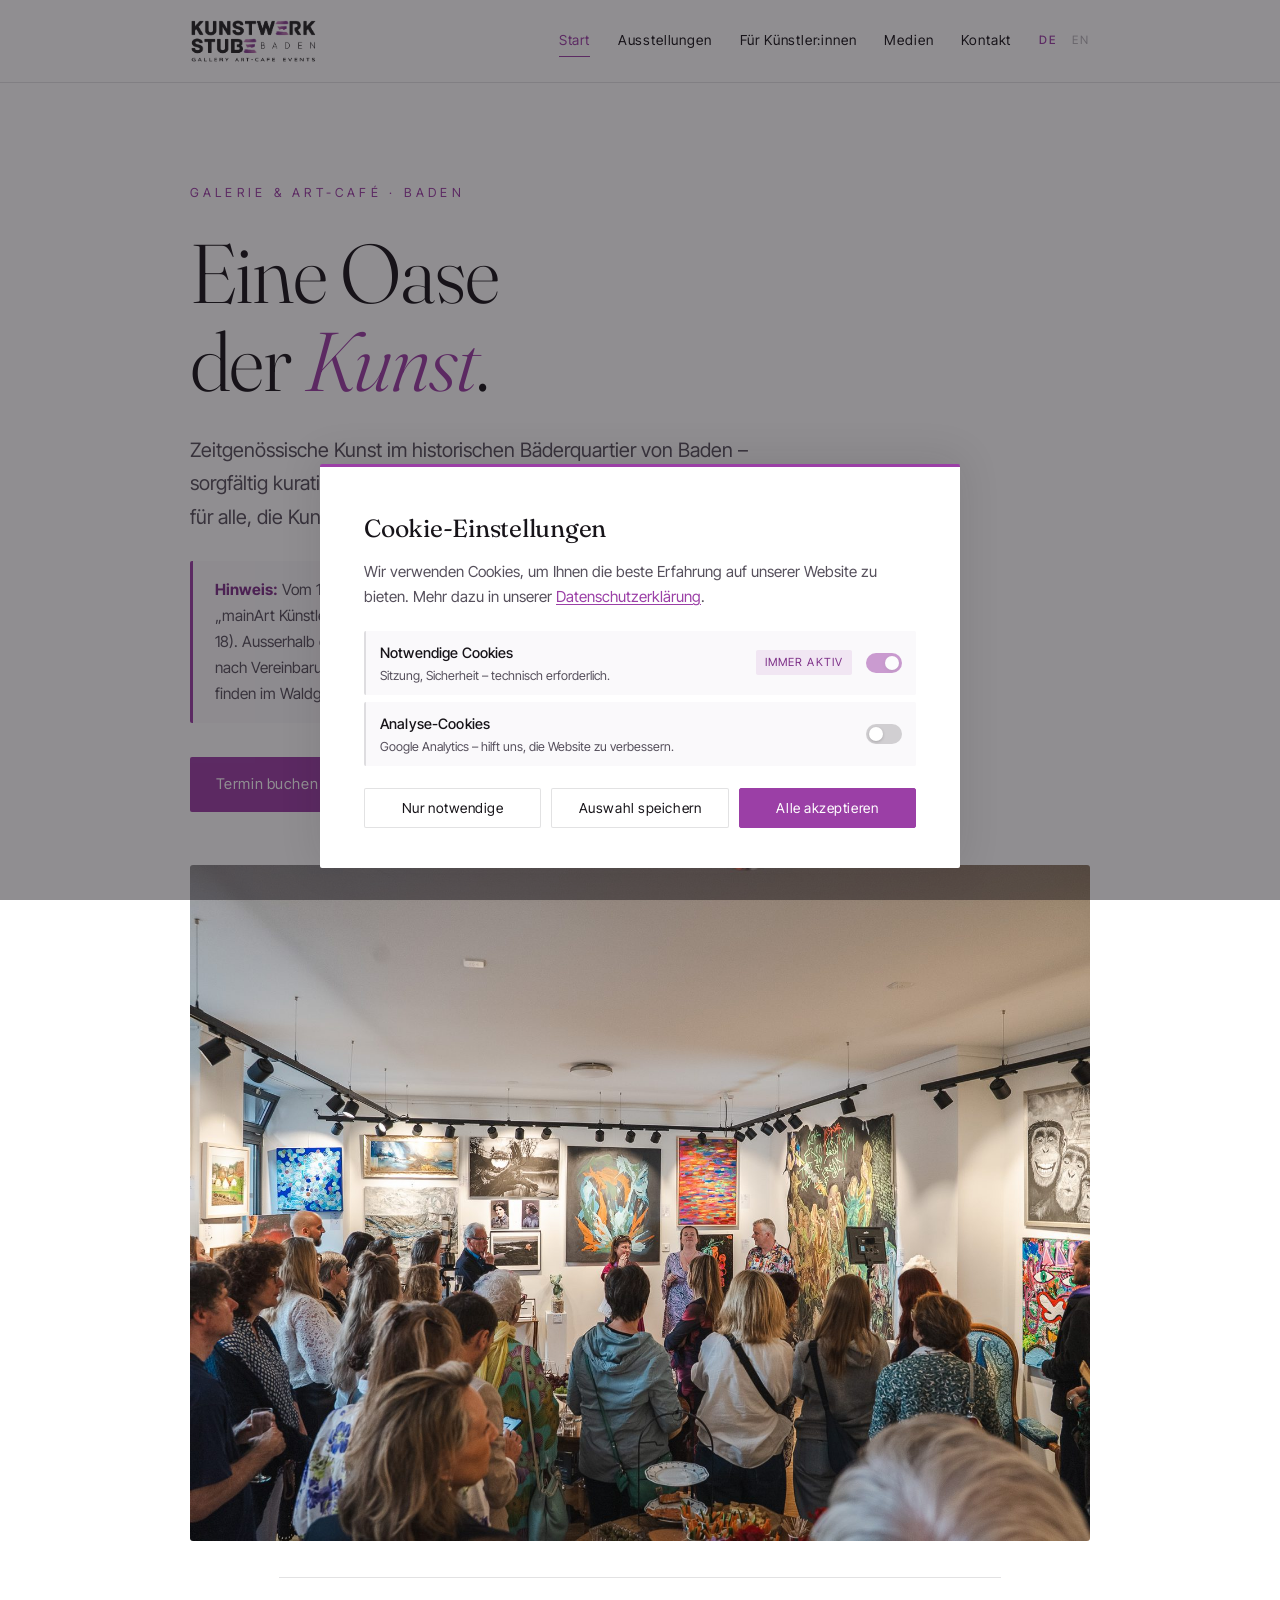
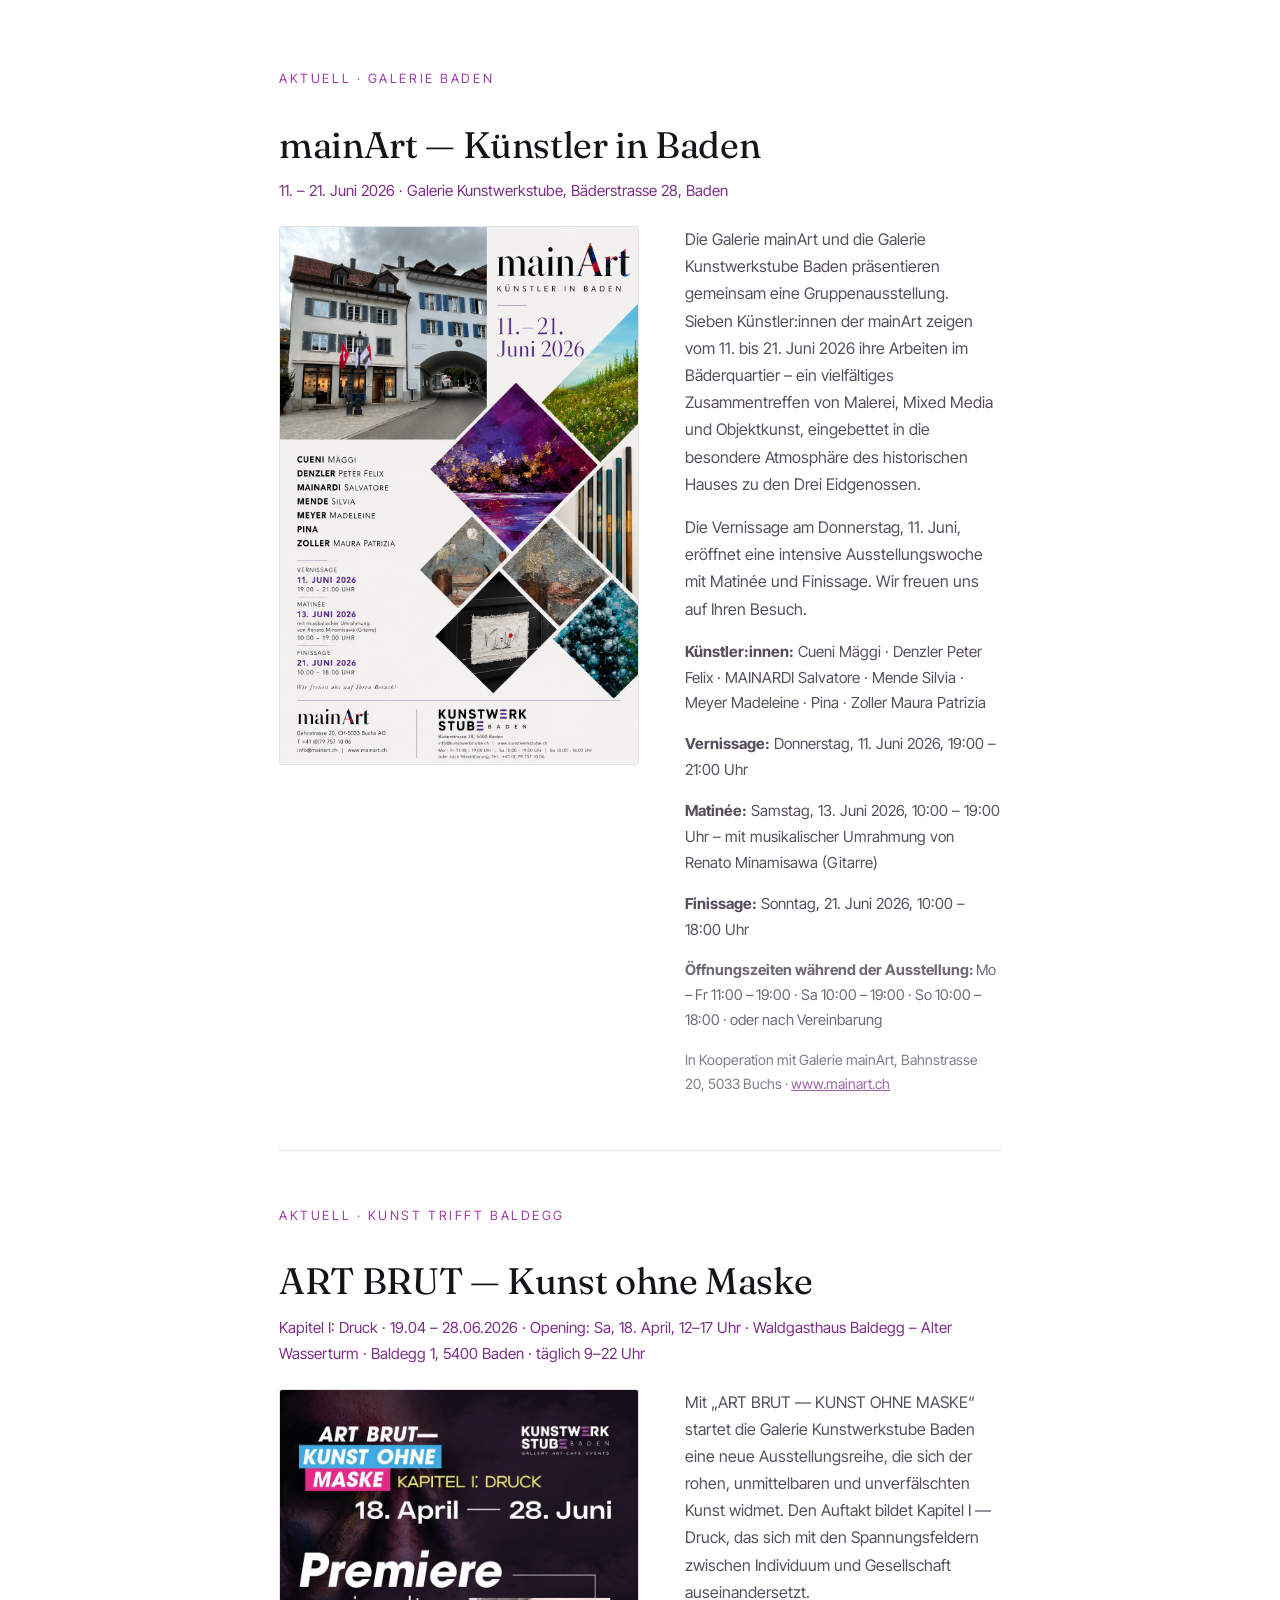
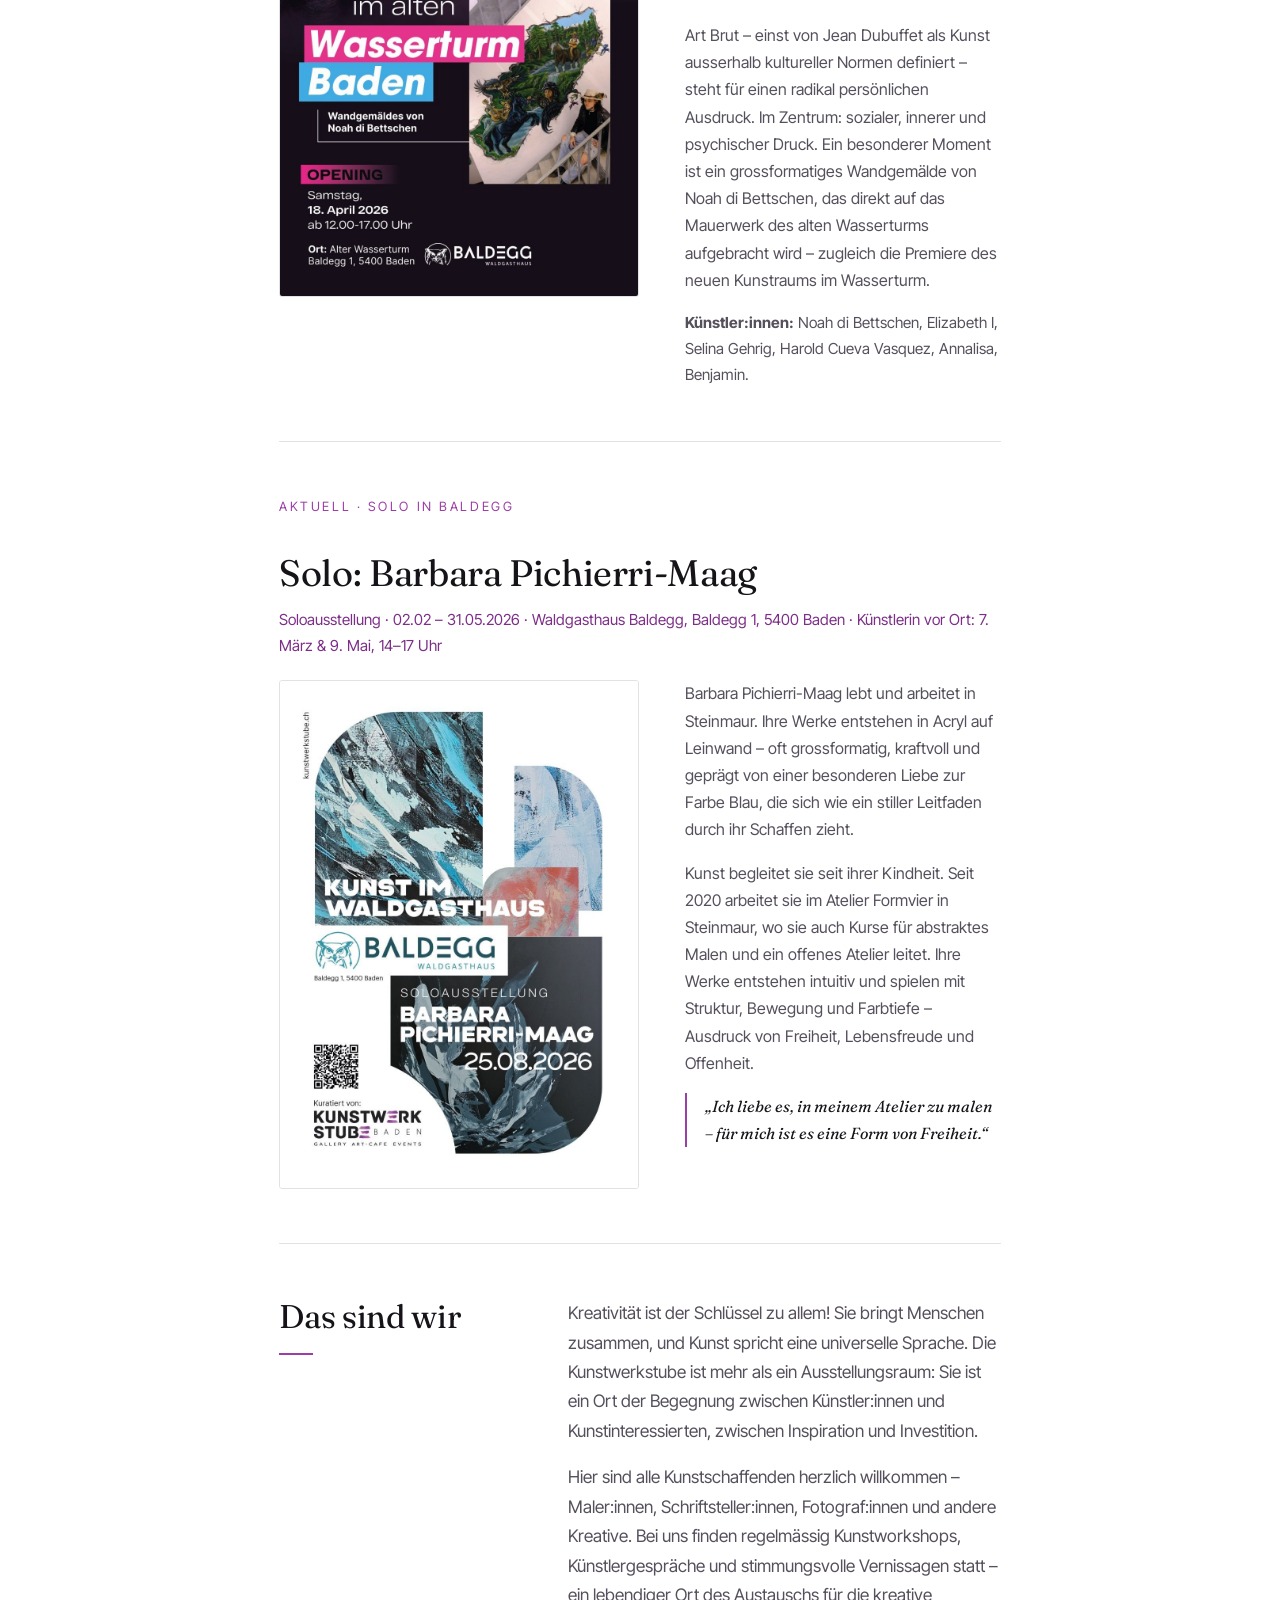
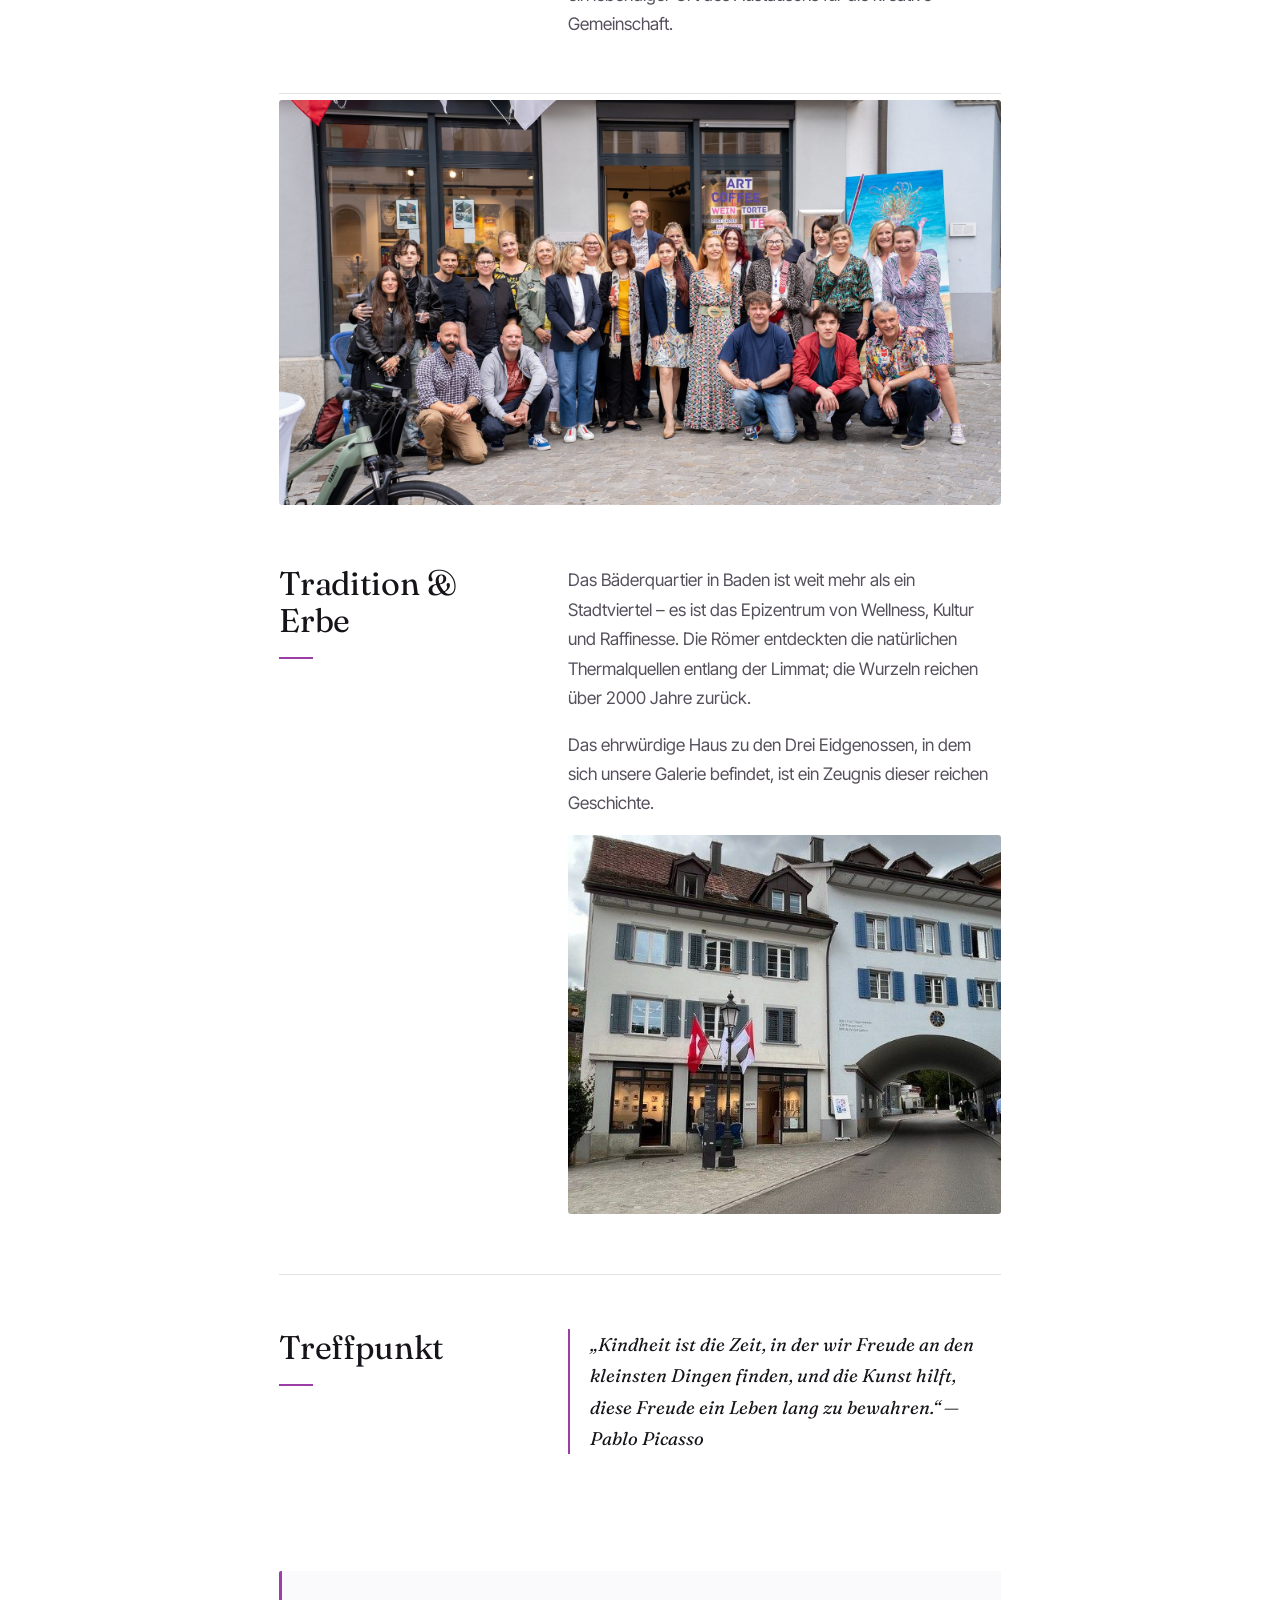
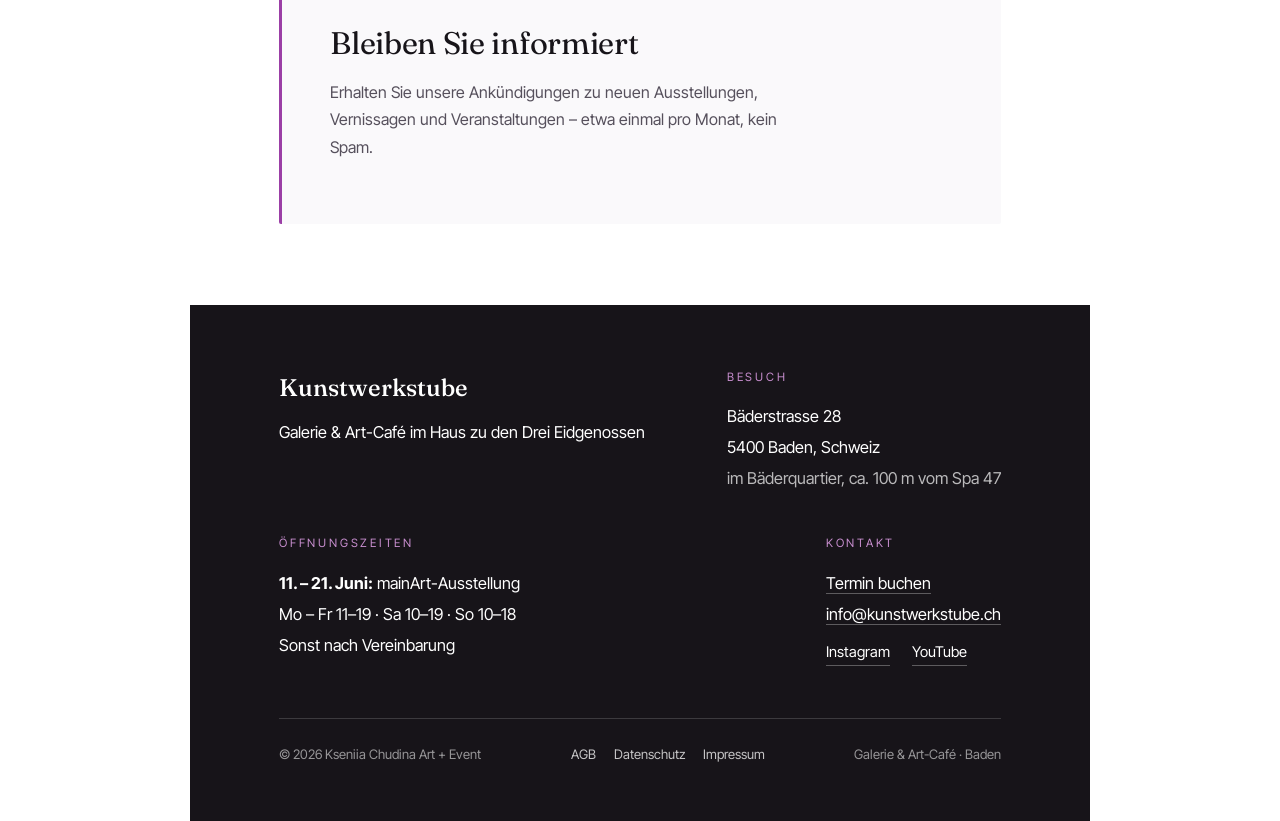
<file: index.html>
<!DOCTYPE html>
<html lang="de">
<head>
<meta charset="UTF-8">
<meta name="viewport" content="width=device-width, initial-scale=1">
<title>Kunstwerkstube Baden — Galerie & Art-Café</title>
<meta name="description" content="Zeitgenössische Kunst im historischen Bäderquartier Baden. Kuratierte Ausstellungen, Vernissagen und ein lebendiger Treffpunkt für Kunstliebhaber:innen.">
<!-- SEO -->
<meta name="robots" content="index,follow">
<link rel="canonical" href="https://kunstwerkstube.ch/">
<!-- Open Graph -->
<meta property="og:type" content="website">
<meta property="og:site_name" content="Kunstwerkstube Baden">
<meta property="og:url" content="https://kunstwerkstube.ch/">
<meta property="og:title" content="Kunstwerkstube Baden — Galerie & Art-Café">
<meta property="og:description" content="Zeitgenössische Kunst im Bäderquartier Baden. Ausstellungen, Vernissagen, Art-Café.">
<meta property="og:image" content="https://kunstwerkstube.ch/img/vernissage-1.jpg">
<meta property="og:locale" content="de_CH">
<!-- Twitter Card -->
<meta name="twitter:card" content="summary_large_image">
<meta name="twitter:title" content="Kunstwerkstube Baden — Galerie & Art-Café">
<meta name="twitter:description" content="Zeitgenössische Kunst im Bäderquartier Baden. Ausstellungen, Vernissagen, Art-Café.">
<meta name="twitter:image" content="https://kunstwerkstube.ch/img/vernissage-1.jpg">
<script type="application/ld+json">
{
    "@context": "https://schema.org",
    "@type": "ArtGallery",
    "name": "Kunstwerkstube Baden",
    "alternateName": "Kunstwerkstube — Galerie & Art-Café",
    "description": "Zeitgenössische Kunstgalerie und Art-Café im historischen Bäderquartier von Baden, Schweiz.",
    "url": "https://kunstwerkstube.ch",
    "logo": "https://kunstwerkstube.ch/logo.png",
    "image": "https://kunstwerkstube.ch/img/vernissage-1.jpg",
    "email": "info@kunstwerkstube.ch",
    "address": {
      "@type": "PostalAddress",
      "streetAddress": "Bäderstrasse 28",
      "addressLocality": "Baden",
      "postalCode": "5400",
      "addressCountry": "CH"
    },
    "geo": {
      "@type": "GeoCoordinates",
      "latitude": 47.4742,
      "longitude": 8.3068
    },
    "openingHoursSpecification": [
      {
        "@type": "OpeningHoursSpecification",
        "dayOfWeek": ["Monday","Tuesday","Wednesday","Thursday","Friday"],
        "opens": "11:00",
        "closes": "19:00"
      },
      {
        "@type": "OpeningHoursSpecification",
        "dayOfWeek": "Saturday",
        "opens": "10:00",
        "closes": "19:00"
      },
      {
        "@type": "OpeningHoursSpecification",
        "dayOfWeek": "Sunday",
        "opens": "10:00",
        "closes": "18:00"
      }
    ],
    "sameAs": [
      "https://www.instagram.com/kunst.werkstube/",
      "https://www.youtube.com/@Kunstwerkstube"
    ]
  }
</script>
<link rel="preconnect" href="https://fonts.googleapis.com">
<link rel="preconnect" href="https://fonts.gstatic.com" crossorigin>
<link href="https://fonts.googleapis.com/css2?family=Fraunces:ital,opsz,wght@0,9..144,300..600;1,9..144,300..500&family=Inter+Tight:wght@300;400;500&display=swap" rel="stylesheet">
<link rel="stylesheet" href="style.css">
<!-- Google Analytics (consent-gated) -->
<script>
window.dataLayer = window.dataLayer || [];
function gtag(){dataLayer.push(arguments);}
// Default: deny all until user consents
gtag('consent', 'default', {
  analytics_storage: 'denied',
  ad_storage: 'denied',
  wait_for_update: 500
});
gtag('js', new Date());
gtag('config', 'G-V4GXK79TRN'); 
</script>
<script async src="https://www.googletagmanager.com/gtag/js?id=G-V4GXK79TRN"></script>
<script type="application/ld+json">
{
  "@context": "https://schema.org",
  "@type": "FAQPage",
  "mainEntity": [
    {
      "@type": "Question",
      "name": "Wie kann ich meine Kunst in der Kunstwerkstube ausstellen?",
      "acceptedAnswer": {
        "@type": "Answer",
        "text": "Künstler:innen können die Galerie für Einzelausstellungen von 1, 2 oder 3 Wochen mieten. Die Preise beginnen bei CHF 1.800 für eine Woche. Konsultationen sind kostenlos und können per Termin gebucht werden: https://calendar.app.google/TNL2uckUNbEuzeev9"
      }
    },
    {
      "@type": "Question",
      "name": "Wo befindet sich die Kunstwerkstube Baden?",
      "acceptedAnswer": {
        "@type": "Answer",
        "text": "Die Kunstwerkstube befindet sich an der Bäderstrasse 28, 5400 Baden, Schweiz, im historischen Bäderquartier, ca. 100 m vom Spa 47. Das Gebäude heisst Haus zu den Drei Eidgenossen."
      }
    },
    {
      "@type": "Question",
      "name": "Wann ist die Kunstwerkstube Baden geöffnet?",
      "acceptedAnswer": {
        "@type": "Answer",
        "text": "Während Ausstellungen: Montag–Freitag 11–19 Uhr, Samstag 10–19 Uhr, Sonntag 10–18 Uhr. Ausserhalb von Ausstellungszeiten ist ein Besuch nach Vereinbarung jederzeit möglich."
      }
    },
    {
      "@type": "Question",
      "name": "Was kostet eine Einzelausstellung in der Kunstwerkstube?",
      "acceptedAnswer": {
        "@type": "Answer",
        "text": "Eine Einzelausstellung kostet CHF 1.800 für 1 Woche, CHF 2.900 für 2 Wochen oder CHF 3.900 für 3 Wochen. Die Beratung ist kostenlos."
      }
    },
    {
      "@type": "Question",
      "name": "How can I visit the Kunstwerkstube gallery in Baden?",
      "acceptedAnswer": {
        "@type": "Answer",
        "text": "The Kunstwerkstube is located at Bäderstrasse 28, 5400 Baden, Switzerland. During exhibitions the gallery is open Mon–Fri 11am–7pm, Sat 10am–7pm, Sun 10am–6pm. Outside exhibition periods, visits are by appointment: https://calendar.app.google/TNL2uckUNbEuzeev9"
      }
    }
  ]
}
</script>
<script type="application/ld+json">
{
  "@context": "https://schema.org",
  "@type": "ExhibitionEvent",
  "name": "mainArt — Künstler in Baden",
  "description": "Gruppenausstellung zeitgenössischer Kunst im Rahmen des mainArt-Festivals. Teilnehmende Künstler:innen aus der Region Baden präsentieren ihre Werke in der Kunstwerkstube.",
  "startDate": "2026-06-11",
  "endDate": "2026-06-21",
  "eventStatus": "https://schema.org/EventScheduled",
  "eventAttendanceMode": "https://schema.org/OfflineEventAttendanceMode",
  "location": {
    "@type": "ArtGallery",
    "name": "Kunstwerkstube Baden",
    "address": {
      "@type": "PostalAddress",
      "streetAddress": "Bäderstrasse 28",
      "addressLocality": "Baden",
      "postalCode": "5400",
      "addressCountry": "CH"
    }
  },
  "organizer": {
    "@type": "Organization",
    "name": "Kunstwerkstube Baden",
    "url": "https://kunstwerkstube.ch"
  },
  "offers": {
    "@type": "Offer",
    "price": "0",
    "priceCurrency": "CHF",
    "availability": "https://schema.org/InStock"
  }
}
</script>
<script type="application/ld+json">
{
  "@context": "https://schema.org",
  "@type": "BreadcrumbList",
  "itemListElement": [
    {
      "@type": "ListItem",
      "position": 1,
      "name": "Kunstwerkstube Baden",
      "item": "https://kunstwerkstube.ch/"
    }
  ]
}
</script>
<link rel="ai-content-info" href="https://kunstwerkstube.ch/llms.txt">
<!-- Favicons -->
<link rel="icon" type="image/x-icon" href="/favicon.ico">
<link rel="icon" type="image/png" sizes="32x32" href="/favicon-32x32.png">
<link rel="icon" type="image/png" sizes="16x16" href="/favicon-16x16.png">
<link rel="icon" type="image/svg+xml" href="/favicon.svg">
<link rel="apple-touch-icon" sizes="180x180" href="/apple-touch-icon.png">
<link rel="manifest" href="/site.webmanifest">
</head>
<body>
<!-- ── Cookie Banner ─────────────────────────────────── -->
<div id="kw-cookie-overlay" role="dialog" aria-modal="true" aria-label="Cookie-Einstellungen">
  <div id="kw-cookie-banner">
    <p class="ck-title"><span data-de>Cookie-Einstellungen</span><span data-en>Cookie Settings</span></p>
    <p class="ck-lead">
      <span data-de>Wir verwenden Cookies, um Ihnen die beste Erfahrung auf unserer Website zu bieten. Mehr dazu in unserer <a href="datenschutz.html">Datenschutzerklärung</a>.</span>
      <span data-en>We use cookies to give you the best experience on our website. Learn more in our <a href="datenschutz.html">Privacy Policy</a>.</span>
    </p>
    <div class="ck-rows">
      <div class="ck-row">
        <div class="ck-row-info">
          <span class="ck-row-label"><span data-de>Notwendige Cookies</span><span data-en>Essential Cookies</span></span>
          <span class="ck-row-desc"><span data-de>Sitzung, Sicherheit – technisch erforderlich.</span><span data-en>Session, security – technically required.</span></span>
        </div>
        <span class="ck-badge"><span data-de>Immer aktiv</span><span data-en>Always on</span></span>
        <label class="kw-toggle" aria-label="Essential cookies – always active">
          <input type="checkbox" checked disabled><span class="kw-slider"></span>
        </label>
      </div>
      <div class="ck-row">
        <div class="ck-row-info">
          <span class="ck-row-label"><span data-de>Analyse-Cookies</span><span data-en>Analytics Cookies</span></span>
          <span class="ck-row-desc"><span data-de>Google Analytics – hilft uns, die Website zu verbessern.</span><span data-en>Google Analytics – helps us improve the website.</span></span>
        </div>
        <label class="kw-toggle" aria-label="Analytics cookies">
          <input type="checkbox" id="kw-analytics"><span class="kw-slider"></span>
        </label>
      </div>
    </div>
    <div class="ck-actions">
      <button class="ck-btn" onclick="kwSave({analytics:false})">
        <span data-de>Nur notwendige</span><span data-en>Essential only</span>
      </button>
      <button class="ck-btn" onclick="kwSaveSelection()">
        <span data-de>Auswahl speichern</span><span data-en>Save selection</span>
      </button>
      <button class="ck-btn ck-btn-primary" onclick="kwAcceptAll()">
        <span data-de>Alle akzeptieren</span><span data-en>Accept all</span>
      </button>
    </div>
    <div class="ck-saved" id="kw-saved" role="status" aria-live="polite">
      <span data-de>Einstellungen gespeichert.</span><span data-en>Settings saved.</span>
    </div>
  </div>
</div>

<nav class="nav">
  <div class="nav-inner">
    <a href="index.html" class="logo-link"><img class="logo" src="logo.png" alt="Kunstwerkstube Baden"></a>
    <button class="menu-toggle" aria-label="Menu" onclick="document.querySelector('.nav-links').classList.toggle('open')"><span></span><span></span><span></span></button>
    <div class="nav-links">
      <a class="navlink active" href="index.html"><span data-de>Start</span><span data-en>Home</span></a>
<a class="navlink" href="ausstellungen.html"><span data-de>Ausstellungen</span><span data-en>Exhibitions</span></a>
<a class="navlink" href="kuenstler.html"><span data-de>Für Künstler:innen</span><span data-en>For Artists</span></a>
<a class="navlink" href="medien.html"><span data-de>Medien</span><span data-en>Press</span></a>
<a class="navlink" href="kontakt.html"><span data-de>Kontakt</span><span data-en>Contact</span></a>
<div class="lang" role="group" aria-label="Sprache / Language">
        <button class="on" data-lang="de" aria-pressed="true">DE</button>
        <button data-lang="en" aria-pressed="false">EN</button>
      </div>
    </div>
  </div>
</nav>

<div class="wrap">
  <section class="hero">
    <div class="eyebrow"><span data-de>Galerie &amp; Art-Café · Baden</span><span data-en>Gallery &amp; Art Café · Baden</span></div>
    <h1><span data-de>Eine Oase<br>der <em>Kunst</em>.</span><span data-en>An oasis<br>of <em>art</em>.</span></h1>
    <p class="lede"><span data-de>Zeitgenössische Kunst im historischen Bäderquartier von Baden – sorgfältig kuratierte Ausstellungen und ein lebendiger Treffpunkt für alle, die Kunst lieben.</span><span data-en>Contemporary art in the historic spa quarter of Baden — carefully curated exhibitions and a vibrant meeting place for everyone who loves art.</span></p>
    <div class="notice"><span data-de><b>Hinweis:</b> Vom 11. – 21. Juni 2026 ist die Galerie in Baden zur Ausstellung „mainArt Künstler in Baden“ geöffnet (Mo – Fr 11 – 19, Sa 10 – 19, So 10 – 18). Ausserhalb dieser Zeit ist die Galerie geschlossen – Besuch jederzeit nach Vereinbarung möglich. Unsere weiteren aktuellen Ausstellungen finden im Waldgasthaus Baldegg statt.</span><span data-en><b>Please note:</b> From 11 – 21 June 2026 the gallery in Baden is open for the exhibition “mainArt Artists in Baden” (Mon – Fri 11 am – 7 pm, Sat 10 am – 7 pm, Sun 10 am – 6 pm). Outside this period the gallery is closed — visits possible at any time by appointment. Our other current exhibitions take place at Waldgasthaus Baldegg.</span></div>
    <div class="cta-row">
      <a class="btn btn-primary" href="https://calendar.app.google/TNL2uckUNbEuzeev9" target="_blank" rel="noopener"><span data-de>Termin buchen</span><span data-en>Book an appointment</span></a>
      <a class="btn btn-ghost" href="ausstellungen.html"><span data-de>Alle Ausstellungen</span><span data-en>All exhibitions</span></a>
    </div>
  </section>
  <img class="hero-img" src="img/vernissage-1.jpg" alt="<span data-de>Vernissage in der Kunstwerkstube Baden</span><span data-en>Vernissage at Kunstwerkstube Baden</span>">
  <div class="wrap">
  <div class="rule"></div>
  <main>
    
    <div class="section">
      <div class="sub"><span data-de>Aktuell · Galerie Baden</span><span data-en>Now · Baden Gallery</span></div>
      <h2>mainArt — <span data-de>Künstler in Baden</span><span data-en>Artists in Baden</span></h2>
      <p style="color:var(--violet-deep);font-size:.95rem;margin:-6px 0 22px">11. – 21. Juni 2026 · <span data-de>Galerie Kunstwerkstube, Bäderstrasse 28, Baden</span><span data-en>Galerie Kunstwerkstube, Bäderstrasse 28, Baden</span></p>
      <div class="exh-split">
        <img src="img/plakat-mainart.jpg" alt="mainArt – Künstler in Baden, 11.–21. Juni 2026">
        <div style="color:var(--ink-soft)">
          <p><span data-de>Die Galerie mainArt und die Galerie Kunstwerkstube Baden präsentieren gemeinsam eine Gruppenausstellung. Sieben Künstler:innen der mainArt zeigen vom 11. bis 21. Juni 2026 ihre Arbeiten im Bäderquartier – ein vielfältiges Zusammentreffen von Malerei, Mixed Media und Objektkunst, eingebettet in die besondere Atmosphäre des historischen Hauses zu den Drei Eidgenossen.</span><span data-en>Galerie mainArt and Galerie Kunstwerkstube Baden jointly present a group exhibition. From 11 to 21 June 2026, seven mainArt artists show their works in Baden's spa quarter — a diverse encounter of painting, mixed media and object art, set within the special atmosphere of the historic Haus zu den Drei Eidgenossen.</span></p>
          <p><span data-de>Die Vernissage am Donnerstag, 11. Juni, eröffnet eine intensive Ausstellungswoche mit Matinée und Finissage. Wir freuen uns auf Ihren Besuch.</span><span data-en>The vernissage on Thursday, 11 June, opens an intense exhibition week with matinée and finissage. We look forward to your visit.</span></p>
          <p style="font-size:.95rem"><b><span data-de>Künstler:innen:</span><span data-en>Artists:</span></b> Cueni Mäggi · Denzler Peter Felix · MAINARDI Salvatore · Mende Silvia · Meyer Madeleine · Pina · Zoller Maura Patrizia</p>
          <p style="font-size:.95rem"><b><span data-de>Vernissage:</span><span data-en>Vernissage:</span></b> <span data-de>Donnerstag, 11. Juni 2026, 19:00 – 21:00 Uhr</span><span data-en>Thursday, 11 June 2026, 7 – 9 pm</span></p>
          <p style="font-size:.95rem"><b>Matinée:</b> <span data-de>Samstag, 13. Juni 2026, 10:00 – 19:00 Uhr – mit musikalischer Umrahmung von Renato Minamisawa (Gitarre)</span><span data-en>Saturday, 13 June 2026, 10 am – 7 pm — with musical accompaniment by Renato Minamisawa (guitar)</span></p>
          <p style="font-size:.95rem"><b>Finissage:</b> <span data-de>Sonntag, 21. Juni 2026, 10:00 – 18:00 Uhr</span><span data-en>Sunday, 21 June 2026, 10 am – 6 pm</span></p>
          <p style="font-size:.92rem;opacity:.85"><span data-de><b>Öffnungszeiten während der Ausstellung:</b> Mo – Fr 11:00 – 19:00 · Sa 10:00 – 19:00 · So 10:00 – 18:00 · oder nach Vereinbarung</span><span data-en><b>Opening hours during the exhibition:</b> Mon – Fri 11 am – 7 pm · Sat 10 am – 7 pm · Sun 10 am – 6 pm · or by arrangement</span></p>
          <p style="font-size:.88rem;opacity:.75;margin-top:14px"><span data-de>In Kooperation mit Galerie mainArt, Bahnstrasse 20, 5033 Buchs · </span><span data-en>In cooperation with Galerie mainArt, Bahnstrasse 20, 5033 Buchs · </span><a href="https://www.mainart.ch" target="_blank" rel="noopener" style="color:var(--violet-deep)">www.mainart.ch</a></p>
        </div>
      </div>
    </div>


    <div class="section">
      <div class="sub"><span data-de>Aktuell · Kunst trifft Baldegg</span><span data-en>Now · Art meets Baldegg</span></div>
      <h2>ART BRUT — <span data-de>Kunst ohne Maske</span><span data-en>Art Without a Mask</span></h2>
      <p style="color:var(--violet-deep);font-size:.95rem;margin:-6px 0 22px"><span data-de>Kapitel I: Druck</span><span data-en>Chapter I: Pressure</span> · 19.04 – 28.06.2026 · <span data-de>Opening: Sa, 18. April, 12–17 Uhr</span><span data-en>Opening: Sat 18 April, 12–5 pm</span> · <span data-de>Waldgasthaus Baldegg – Alter Wasserturm</span><span data-en>Waldgasthaus Baldegg – Old Water Tower</span> · Baldegg 1, 5400 Baden · <span data-de>täglich 9–22 Uhr</span><span data-en>daily 9 am – 10 pm</span></p>
      <div class="exh-split">
        <img src="img/plakat-artbrut-1.jpg" alt="ART BRUT — Kunst ohne Maske, Plakat">
        <div style="color:var(--ink-soft)">
          <p><span data-de>Mit „ART BRUT — KUNST OHNE MASKE“ startet die Galerie Kunstwerkstube Baden eine neue Ausstellungsreihe, die sich der rohen, unmittelbaren und unverfälschten Kunst widmet. Den Auftakt bildet Kapitel I — Druck, das sich mit den Spannungsfeldern zwischen Individuum und Gesellschaft auseinandersetzt.</span><span data-en>With “ART BRUT — ART WITHOUT A MASK”, Kunstwerkstube Baden launches a new exhibition series devoted to raw, immediate and unfiltered art. It opens with Chapter I — Pressure, exploring the tensions between the individual and society.</span></p>
          <p><span data-de>Art Brut – einst von Jean Dubuffet als Kunst ausserhalb kultureller Normen definiert – steht für einen radikal persönlichen Ausdruck. Im Zentrum: sozialer, innerer und psychischer Druck. Ein besonderer Moment ist ein grossformatiges Wandgemälde von Noah di Bettschen, das direkt auf das Mauerwerk des alten Wasserturms aufgebracht wird – zugleich die Premiere des neuen Kunstraums im Wasserturm.</span><span data-en>Art Brut — once defined by Jean Dubuffet as art outside cultural norms — stands for radically personal expression. At its centre: social, inner and psychological pressure. A highlight is a large-scale mural by Noah di Bettschen, applied directly onto the masonry of the old water tower — also the premiere of the new art space in the tower.</span></p>
          <p style="font-size:.95rem"><b><span data-de>Künstler:innen:</span><span data-en>Artists:</span></b> Noah di Bettschen, Elizabeth I, Selina Gehrig, Harold Cueva Vasquez, Annalisa, Benjamin.</p>
        </div>
      </div>
    </div>
    <div class="section">
      <div class="sub"><span data-de>Aktuell · Solo in Baldegg</span><span data-en>Now · Solo in Baldegg</span></div>
      <h2><span data-de>Solo: Barbara Pichierri-Maag</span><span data-en>Solo: Barbara Pichierri-Maag</span></h2>
      <p style="color:var(--violet-deep);font-size:.95rem;margin:-6px 0 22px"><span data-de>Soloausstellung</span><span data-en>Solo exhibition</span> · 02.02 – 31.05.2026 · <span data-de>Waldgasthaus Baldegg, Baldegg 1, 5400 Baden</span><span data-en>Waldgasthaus Baldegg, Baldegg 1, 5400 Baden</span> · <span data-de>Künstlerin vor Ort: 7. März & 9. Mai, 14–17 Uhr</span><span data-en>Artist present: 7 March & 9 May, 2–5 pm</span></p>
      <div class="exh-split">
        <img src="img/plakat-barbara.jpg" alt="Solo Barbara Pichierri-Maag, Plakat">
        <div style="color:var(--ink-soft)">
          <p><span data-de>Barbara Pichierri-Maag lebt und arbeitet in Steinmaur. Ihre Werke entstehen in Acryl auf Leinwand – oft grossformatig, kraftvoll und geprägt von einer besonderen Liebe zur Farbe Blau, die sich wie ein stiller Leitfaden durch ihr Schaffen zieht.</span><span data-en>Barbara Pichierri-Maag lives and works in Steinmaur. Her works are created in acrylic on canvas — often large-scale, powerful and marked by a special love for the colour blue that runs like a quiet thread through her work.</span></p>
          <p><span data-de>Kunst begleitet sie seit ihrer Kindheit. Seit 2020 arbeitet sie im Atelier Formvier in Steinmaur, wo sie auch Kurse für abstraktes Malen und ein offenes Atelier leitet. Ihre Werke entstehen intuitiv und spielen mit Struktur, Bewegung und Farbtiefe – Ausdruck von Freiheit, Lebensfreude und Offenheit.</span><span data-en>Art has accompanied her since childhood. Since 2020 she works at Atelier Formvier in Steinmaur, where she also leads abstract painting courses and an open studio. Her works arise intuitively, playing with structure, movement and depth of colour — an expression of freedom, joy of life and openness.</span></p>
          <p style="font-family:Fraunces,serif;font-style:italic;color:var(--ink);border-left:2px solid var(--violet);padding-left:18px"><span data-de>„Ich liebe es, in meinem Atelier zu malen – für mich ist es eine Form von Freiheit.“</span><span data-en>“I love painting in my studio — for me it is a form of freedom.”</span></p>
        </div>
      </div>
    </div>
    <div class="block"><h2><span data-de>Das sind wir</span><span data-en>This is us</span></h2><div>
      <p><span data-de>Kreativität ist der Schlüssel zu allem! Sie bringt Menschen zusammen, und Kunst spricht eine universelle Sprache. Die Kunstwerkstube ist mehr als ein Ausstellungsraum: Sie ist ein Ort der Begegnung zwischen Künstler:innen und Kunstinteressierten, zwischen Inspiration und Investition.</span><span data-en>Creativity is the key to everything! It brings people together, and art speaks a universal language. The Kunstwerkstube is more than an exhibition space: it is a place of encounter between artists and art enthusiasts, between inspiration and investment.</span></p>
      <p><span data-de>Hier sind alle Kunstschaffenden herzlich willkommen – Maler:innen, Schriftsteller:innen, Fotograf:innen und andere Kreative. Bei uns finden regelmässig Kunstworkshops, Künstlergespräche und stimmungsvolle Vernissagen statt – ein lebendiger Ort des Austauschs für die kreative Gemeinschaft.</span><span data-en>All artists are warmly welcome here — painters, writers, photographers and other creatives. We regularly host art workshops, artist talks and atmospheric vernissages — a living place of exchange for the creative community.</span></p>
    </div></div>
    <img class="img-full" src="img/kuenstler-gruppe.jpg" alt="<span data-de>Künstler:innen vor der Kunstwerkstube Baden</span><span data-en>Artists in front of Kunstwerkstube Baden</span>">
    <div class="block"><h2><span data-de>Tradition &amp; Erbe</span><span data-en>Tradition &amp; Heritage</span></h2><div>
      <p><span data-de>Das Bäderquartier in Baden ist weit mehr als ein Stadtviertel – es ist das Epizentrum von Wellness, Kultur und Raffinesse. Die Römer entdeckten die natürlichen Thermalquellen entlang der Limmat; die Wurzeln reichen über 2000 Jahre zurück.</span><span data-en>Baden's spa quarter is far more than a city district — it is the epicentre of wellness, culture and refinement. The Romans discovered the natural thermal springs along the Limmat; its roots reach back more than 2,000 years.</span></p>
      <p><span data-de>Das ehrwürdige Haus zu den Drei Eidgenossen, in dem sich unsere Galerie befindet, ist ein Zeugnis dieser reichen Geschichte.</span><span data-en>The venerable Haus zu den Drei Eidgenossen, home to our gallery, is a testament to this rich history.</span></p>
      <img class="img-full" src="img/galerie-aussen.jpg" alt="<span data-de>Kunstwerkstube Baden im Bäderquartier</span><span data-en>Kunstwerkstube Baden in the spa quarter</span>" style="margin-top:14px">
    </div></div>
    <div class="block"><h2><span data-de>Treffpunkt</span><span data-en>Meeting Place</span></h2><div>
      <p style="font-family:Fraunces,serif;font-style:italic;font-size:1.15rem;color:var(--ink);border-left:2px solid var(--violet);padding-left:20px"><span data-de>„Kindheit ist die Zeit, in der wir Freude an den kleinsten Dingen finden, und die Kunst hilft, diese Freude ein Leben lang zu bewahren.“ — Pablo Picasso</span><span data-en>“Childhood is the time when we find joy in the smallest things, and art helps us preserve that joy for a lifetime.” — Pablo Picasso</span></p>
    </div></div>

    <section class="newsletter">
      <h2><span data-de>Bleiben Sie informiert</span><span data-en>Stay in the loop</span></h2>
      <p><span data-de>Erhalten Sie unsere Ankündigungen zu neuen Ausstellungen, Vernissagen und Veranstaltungen – etwa einmal pro Monat, kein Spam.</span><span data-en>Receive our announcements about new exhibitions, vernissages and events — about once a month, no spam.</span></p>
      <script src="//web.webformscr.com/apps/fc3/build/loader.js" async sp-form-id="469b606ddbf67beb8feeadc9abf024f13c9e2991ff572fb41f09b23c17c4ed9e"></script>
    </section>
  </main>
  </div>
<footer><div class="fwrap"><div class="fgrid">
  <div><div class="fbrand">Kunstwerkstube</div>
    <p data-de>Galerie &amp; Art-Café im Haus zu den Drei Eidgenossen</p>
    <p data-en>Gallery &amp; art café in the Haus zu den Drei Eidgenossen</p></div>
  <div><div class="lbl"><span data-de>Besuch</span><span data-en>Visit</span></div>
    <p>Bäderstrasse 28<br>5400 Baden, Schweiz<br><span data-de style="opacity:.7">im Bäderquartier, ca. 100 m vom Spa 47</span><span data-en style="opacity:.7">in the spa quarter, approx. 100 m from Spa 47</span></p></div>
  <div><div class="lbl"><span data-de>Öffnungszeiten</span><span data-en>Opening hours</span></div>
    <p><span data-de><b>11. – 21. Juni:</b> mainArt-Ausstellung<br>Mo – Fr 11–19 · Sa 10–19 · So 10–18<br>Sonst nach Vereinbarung</span><span data-en><b>11 – 21 June:</b> mainArt exhibition<br>Mon – Fri 11–19 · Sat 10–19 · Sun 10–18<br>Otherwise by appointment</span></p></div>
  <div><div class="lbl"><span data-de>Kontakt</span><span data-en>Contact</span></div>
    <p><a href="https://calendar.app.google/TNL2uckUNbEuzeev9" target="_blank" rel="noopener"><span data-de>Termin buchen</span><span data-en>Book an appointment</span></a><br><a href="mailto:info@kunstwerkstube.ch">info@kunstwerkstube.ch</a></p>
    <div class="social">
      <a href="https://www.instagram.com/kunst.werkstube/" target="_blank" rel="noopener">Instagram</a>
      <a href="https://www.youtube.com/@Kunstwerkstube" target="_blank" rel="noopener">YouTube</a>
    </div></div>
</div><div class="colophon">
  <span>© 2026 Kseniia Chudina Art + Event</span>
  <span style="display:flex;gap:18px;flex-wrap:wrap">
    <a href="agb.html" style="border:none;opacity:.75"><span data-de>AGB</span><span data-en>Terms</span></a>
    <a href="datenschutz.html" style="border:none;opacity:.75"><span data-de>Datenschutz</span><span data-en>Privacy</span></a>
    <a href="impressum.html" style="border:none;opacity:.75">Impressum</a>
  </span>
  <span data-de>Galerie &amp; Art-Café · Baden</span><span data-en>Gallery &amp; Art Café · Baden</span>
</div></div></footer>
<script>
var buttons=document.querySelectorAll('.lang button');
function setLang(l){document.documentElement.lang=l;buttons.forEach(function(x){var on=x.dataset.lang===l;x.classList.toggle('on',on);x.setAttribute('aria-pressed',on);});try{localStorage.setItem('kw_lang',l)}catch(e){}}
buttons.forEach(function(b){b.addEventListener('click',function(){setLang(b.dataset.lang)})});
try{var s=localStorage.getItem('kw_lang');if(s)setLang(s);}catch(e){}
</script>
<script>

// ── Cookie consent ───────────────────────────────────────
(function(){
  var KW='kw_cookie_consent';
  var existing=null;
  try{existing=localStorage.getItem(KW);}catch(e){}
  if(existing){
    document.getElementById('kw-cookie-overlay').style.display='none';
    applyConsent(JSON.parse(existing));return;
  }
  function kwAcceptAll(){
    document.getElementById('kw-analytics').checked=true;
    kwSave({analytics:true});
  }
  function kwSaveSelection(){
    kwSave({analytics:document.getElementById('kw-analytics').checked});
  }
  window.kwAcceptAll=kwAcceptAll;
  window.kwSaveSelection=kwSaveSelection;
  window.kwSave=function(consent){
    try{localStorage.setItem(KW,JSON.stringify(consent));}catch(e){}
    applyConsent(consent);
    document.getElementById('kw-saved').style.display='block';
    setTimeout(function(){
      document.getElementById('kw-cookie-overlay').style.display='none';
    },900);
  };
  function applyConsent(c){
    if(c.analytics){
      if(typeof gtag === 'function'){
        gtag('consent', 'update', {analytics_storage: 'granted'});
      }
    }
  }
})();

</script>
</body></html>
</file>
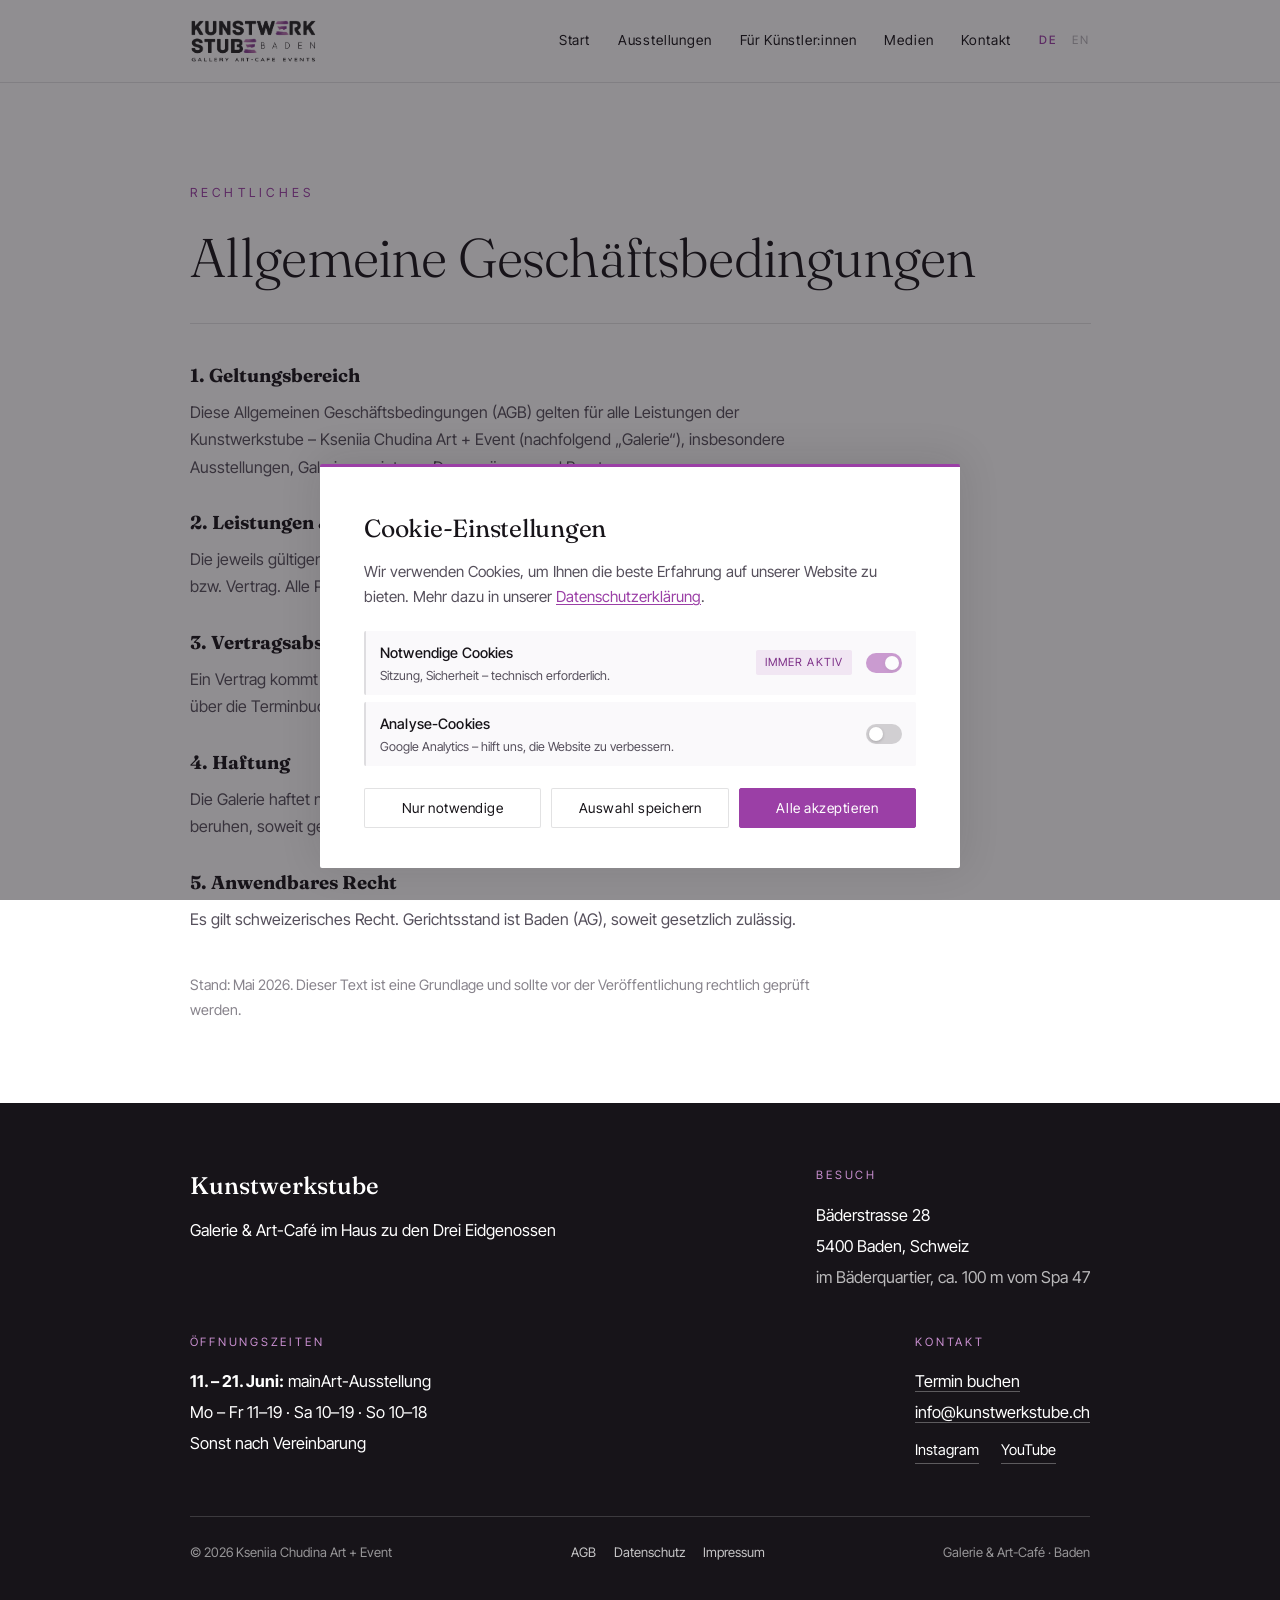
<file: agb.html>
<!DOCTYPE html>
<html lang="de">
<head>
<meta charset="UTF-8">
<meta name="viewport" content="width=device-width, initial-scale=1">
<title>AGB — Kunstwerkstube Baden</title>
<meta name="description" content="Allgemeine Geschäftsbedingungen der Kunstwerkstube Baden.">
<!-- SEO -->
<meta name="robots" content="noindex,nofollow">
<link rel="canonical" href="https://kunstwerkstube.ch/agb.html">
<!-- Open Graph -->
<meta property="og:type" content="website">
<meta property="og:site_name" content="Kunstwerkstube Baden">
<meta property="og:url" content="https://kunstwerkstube.ch/agb.html">
<meta property="og:title" content="AGB — Kunstwerkstube Baden">
<meta property="og:description" content="Allgemeine Geschäftsbedingungen der Kunstwerkstube Baden.">
<meta property="og:image" content="https://kunstwerkstube.ch/img/vernissage-1.jpg">
<meta property="og:locale" content="de_CH">
<!-- Twitter Card -->
<meta name="twitter:card" content="summary_large_image">
<meta name="twitter:title" content="AGB — Kunstwerkstube Baden">
<meta name="twitter:description" content="Allgemeine Geschäftsbedingungen der Kunstwerkstube Baden.">
<meta name="twitter:image" content="https://kunstwerkstube.ch/img/vernissage-1.jpg">
<link rel="preconnect" href="https://fonts.googleapis.com">
<link rel="preconnect" href="https://fonts.gstatic.com" crossorigin>
<link href="https://fonts.googleapis.com/css2?family=Fraunces:ital,opsz,wght@0,9..144,300..600;1,9..144,300..500&family=Inter+Tight:wght@300;400;500&display=swap" rel="stylesheet">
<link rel="stylesheet" href="style.css">
<!-- Google Analytics (consent-gated) -->
<script>
window.dataLayer = window.dataLayer || [];
function gtag(){dataLayer.push(arguments);}
// Default: deny all until user consents
gtag('consent', 'default', {
  analytics_storage: 'denied',
  ad_storage: 'denied',
  wait_for_update: 500
});
gtag('js', new Date());
gtag('config', 'G-V4GXK79TRN'); 
</script>
<script async src="https://www.googletagmanager.com/gtag/js?id=G-V4GXK79TRN"></script>
<link rel="ai-content-info" href="https://kunstwerkstube.ch/llms.txt">
<!-- Favicons -->
<link rel="icon" type="image/x-icon" href="/favicon.ico">
<link rel="icon" type="image/png" sizes="32x32" href="/favicon-32x32.png">
<link rel="icon" type="image/png" sizes="16x16" href="/favicon-16x16.png">
<link rel="icon" type="image/svg+xml" href="/favicon.svg">
<link rel="apple-touch-icon" sizes="180x180" href="/apple-touch-icon.png">
<link rel="manifest" href="/site.webmanifest">
</head>
<body>
<!-- ── Cookie Banner ─────────────────────────────────── -->
<div id="kw-cookie-overlay" role="dialog" aria-modal="true" aria-label="Cookie-Einstellungen">
  <div id="kw-cookie-banner">
    <p class="ck-title"><span data-de>Cookie-Einstellungen</span><span data-en>Cookie Settings</span></p>
    <p class="ck-lead">
      <span data-de>Wir verwenden Cookies, um Ihnen die beste Erfahrung auf unserer Website zu bieten. Mehr dazu in unserer <a href="datenschutz.html">Datenschutzerklärung</a>.</span>
      <span data-en>We use cookies to give you the best experience on our website. Learn more in our <a href="datenschutz.html">Privacy Policy</a>.</span>
    </p>
    <div class="ck-rows">
      <div class="ck-row">
        <div class="ck-row-info">
          <span class="ck-row-label"><span data-de>Notwendige Cookies</span><span data-en>Essential Cookies</span></span>
          <span class="ck-row-desc"><span data-de>Sitzung, Sicherheit – technisch erforderlich.</span><span data-en>Session, security – technically required.</span></span>
        </div>
        <span class="ck-badge"><span data-de>Immer aktiv</span><span data-en>Always on</span></span>
        <label class="kw-toggle" aria-label="Essential cookies – always active">
          <input type="checkbox" checked disabled><span class="kw-slider"></span>
        </label>
      </div>
      <div class="ck-row">
        <div class="ck-row-info">
          <span class="ck-row-label"><span data-de>Analyse-Cookies</span><span data-en>Analytics Cookies</span></span>
          <span class="ck-row-desc"><span data-de>Google Analytics – hilft uns, die Website zu verbessern.</span><span data-en>Google Analytics – helps us improve the website.</span></span>
        </div>
        <label class="kw-toggle" aria-label="Analytics cookies">
          <input type="checkbox" id="kw-analytics"><span class="kw-slider"></span>
        </label>
      </div>
    </div>
    <div class="ck-actions">
      <button class="ck-btn" onclick="kwSave({analytics:false})">
        <span data-de>Nur notwendige</span><span data-en>Essential only</span>
      </button>
      <button class="ck-btn" onclick="kwSaveSelection()">
        <span data-de>Auswahl speichern</span><span data-en>Save selection</span>
      </button>
      <button class="ck-btn ck-btn-primary" onclick="kwAcceptAll()">
        <span data-de>Alle akzeptieren</span><span data-en>Accept all</span>
      </button>
    </div>
    <div class="ck-saved" id="kw-saved" role="status" aria-live="polite">
      <span data-de>Einstellungen gespeichert.</span><span data-en>Settings saved.</span>
    </div>
  </div>
</div>

<nav class="nav">
  <div class="nav-inner">
    <a href="index.html" class="logo-link"><img class="logo" src="logo.png" alt="Kunstwerkstube Baden"></a>
    <button class="menu-toggle" aria-label="Menu" onclick="document.querySelector('.nav-links').classList.toggle('open')"><span></span><span></span><span></span></button>
    <div class="nav-links">
      <a class="navlink" href="index.html"><span data-de>Start</span><span data-en>Home</span></a>
<a class="navlink" href="ausstellungen.html"><span data-de>Ausstellungen</span><span data-en>Exhibitions</span></a>
<a class="navlink" href="kuenstler.html"><span data-de>Für Künstler:innen</span><span data-en>For Artists</span></a>
<a class="navlink" href="medien.html"><span data-de>Medien</span><span data-en>Press</span></a>
<a class="navlink" href="kontakt.html"><span data-de>Kontakt</span><span data-en>Contact</span></a>
<div class="lang" role="group" aria-label="Sprache / Language">
        <button class="on" data-lang="de" aria-pressed="true">DE</button>
        <button data-lang="en" aria-pressed="false">EN</button>
      </div>
    </div>
  </div>
</nav>

<div class="wrap">
  <section class="hero" style="padding-bottom:0">
    <div class="eyebrow"><span data-de>Rechtliches</span><span data-en>Legal</span></div>
    <h1 style="font-size:clamp(2rem,5vw,3.4rem)"><span data-de>Allgemeine Geschäftsbedingungen</span><span data-en>General Terms & Conditions</span></h1>
  </section>
  <div class="rule"></div>
  <main><div style="max-width:70ch;color:var(--ink-soft)">
    
  <h3 style="font-family:Fraunces,serif;color:var(--ink);margin:1.4em 0 .4em">1. <span data-de>Geltungsbereich</span><span data-en>Scope</span></h3>
  <p><span data-de>Diese Allgemeinen Geschäftsbedingungen (AGB) gelten für alle Leistungen der Kunstwerkstube – Kseniia Chudina Art + Event (nachfolgend „Galerie“), insbesondere Ausstellungen, Galerievermietung, Dauerpräsenz und Beratung.</span><span data-en>These general terms and conditions (GTC) apply to all services of Kunstwerkstube – Kseniia Chudina Art + Event (the “Gallery”), in particular exhibitions, gallery rental, permanent presence and consultation.</span></p>
  <h3 style="font-family:Fraunces,serif;color:var(--ink);margin:1.4em 0 .4em">2. <span data-de>Leistungen &amp; Preise</span><span data-en>Services &amp; prices</span></h3>
  <p><span data-de>Die jeweils gültigen Leistungen und Preise ergeben sich aus dem individuellen Angebot bzw. Vertrag. Alle Preise verstehen sich in Schweizer Franken (CHF).</span><span data-en>The applicable services and prices result from the individual offer or contract. All prices are in Swiss francs (CHF).</span></p>
  <h3 style="font-family:Fraunces,serif;color:var(--ink);margin:1.4em 0 .4em">3. <span data-de>Vertragsabschluss</span><span data-en>Conclusion of contract</span></h3>
  <p><span data-de>Ein Vertrag kommt durch beidseitige schriftliche Bestätigung zustande. Anfragen erfolgen über die Terminbuchung.</span><span data-en>A contract is concluded upon mutual written confirmation. Enquiries are made via the appointment booking.</span></p>
  <h3 style="font-family:Fraunces,serif;color:var(--ink);margin:1.4em 0 .4em">4. <span data-de>Haftung</span><span data-en>Liability</span></h3>
  <p><span data-de>Die Galerie haftet nur für Schäden, die auf vorsätzlichem oder grob fahrlässigem Verhalten beruhen, soweit gesetzlich zulässig.</span><span data-en>The Gallery is only liable for damage caused by intent or gross negligence, to the extent permitted by law.</span></p>
  <h3 style="font-family:Fraunces,serif;color:var(--ink);margin:1.4em 0 .4em">5. <span data-de>Anwendbares Recht</span><span data-en>Applicable law</span></h3>
  <p><span data-de>Es gilt schweizerisches Recht. Gerichtsstand ist Baden (AG), soweit gesetzlich zulässig.</span><span data-en>Swiss law applies. Place of jurisdiction is Baden (AG), to the extent permitted by law.</span></p>

    <p style="margin-top:40px;font-size:.9rem;opacity:.7"><span data-de>Stand: Mai 2026. Dieser Text ist eine Grundlage und sollte vor der Veröffentlichung rechtlich geprüft werden.</span><span data-en>Last updated: May 2026. This text is a basis and should be legally reviewed before publication.</span></p>
  </div></main>
</div>
<footer><div class="fwrap"><div class="fgrid">
  <div><div class="fbrand">Kunstwerkstube</div>
    <p data-de>Galerie &amp; Art-Café im Haus zu den Drei Eidgenossen</p>
    <p data-en>Gallery &amp; art café in the Haus zu den Drei Eidgenossen</p></div>
  <div><div class="lbl"><span data-de>Besuch</span><span data-en>Visit</span></div>
    <p>Bäderstrasse 28<br>5400 Baden, Schweiz<br><span data-de style="opacity:.7">im Bäderquartier, ca. 100 m vom Spa 47</span><span data-en style="opacity:.7">in the spa quarter, approx. 100 m from Spa 47</span></p></div>
  <div><div class="lbl"><span data-de>Öffnungszeiten</span><span data-en>Opening hours</span></div>
    <p><span data-de><b>11. – 21. Juni:</b> mainArt-Ausstellung<br>Mo – Fr 11–19 · Sa 10–19 · So 10–18<br>Sonst nach Vereinbarung</span><span data-en><b>11 – 21 June:</b> mainArt exhibition<br>Mon – Fri 11–19 · Sat 10–19 · Sun 10–18<br>Otherwise by appointment</span></p></div>
  <div><div class="lbl"><span data-de>Kontakt</span><span data-en>Contact</span></div>
    <p><a href="https://calendar.app.google/TNL2uckUNbEuzeev9" target="_blank" rel="noopener"><span data-de>Termin buchen</span><span data-en>Book an appointment</span></a><br><a href="mailto:info@kunstwerkstube.ch">info@kunstwerkstube.ch</a></p>
    <div class="social">
      <a href="https://www.instagram.com/kunst.werkstube/" target="_blank" rel="noopener">Instagram</a>
      <a href="https://www.youtube.com/@Kunstwerkstube" target="_blank" rel="noopener">YouTube</a>
    </div></div>
</div><div class="colophon">
  <span>© 2026 Kseniia Chudina Art + Event</span>
  <span style="display:flex;gap:18px;flex-wrap:wrap">
    <a href="agb.html" style="border:none;opacity:.75"><span data-de>AGB</span><span data-en>Terms</span></a>
    <a href="datenschutz.html" style="border:none;opacity:.75"><span data-de>Datenschutz</span><span data-en>Privacy</span></a>
    <a href="impressum.html" style="border:none;opacity:.75">Impressum</a>
  </span>
  <span data-de>Galerie &amp; Art-Café · Baden</span><span data-en>Gallery &amp; Art Café · Baden</span>
</div></div></footer>
<script>
var buttons=document.querySelectorAll('.lang button');
function setLang(l){document.documentElement.lang=l;buttons.forEach(function(x){var on=x.dataset.lang===l;x.classList.toggle('on',on);x.setAttribute('aria-pressed',on);});try{localStorage.setItem('kw_lang',l)}catch(e){}}
buttons.forEach(function(b){b.addEventListener('click',function(){setLang(b.dataset.lang)})});
try{var s=localStorage.getItem('kw_lang');if(s)setLang(s);}catch(e){}
</script>
<script>

// ── Cookie consent ───────────────────────────────────────
(function(){
  var KW='kw_cookie_consent';
  var existing=null;
  try{existing=localStorage.getItem(KW);}catch(e){}
  if(existing){
    document.getElementById('kw-cookie-overlay').style.display='none';
    applyConsent(JSON.parse(existing));return;
  }
  function kwAcceptAll(){
    document.getElementById('kw-analytics').checked=true;
    kwSave({analytics:true});
  }
  function kwSaveSelection(){
    kwSave({analytics:document.getElementById('kw-analytics').checked});
  }
  window.kwAcceptAll=kwAcceptAll;
  window.kwSaveSelection=kwSaveSelection;
  window.kwSave=function(consent){
    try{localStorage.setItem(KW,JSON.stringify(consent));}catch(e){}
    applyConsent(consent);
    document.getElementById('kw-saved').style.display='block';
    setTimeout(function(){
      document.getElementById('kw-cookie-overlay').style.display='none';
    },900);
  };
  function applyConsent(c){
    if(c.analytics){
      if(typeof gtag === 'function'){
        gtag('consent', 'update', {analytics_storage: 'granted'});
      }
    }
  }
})();

</script>
</body></html>
</file>
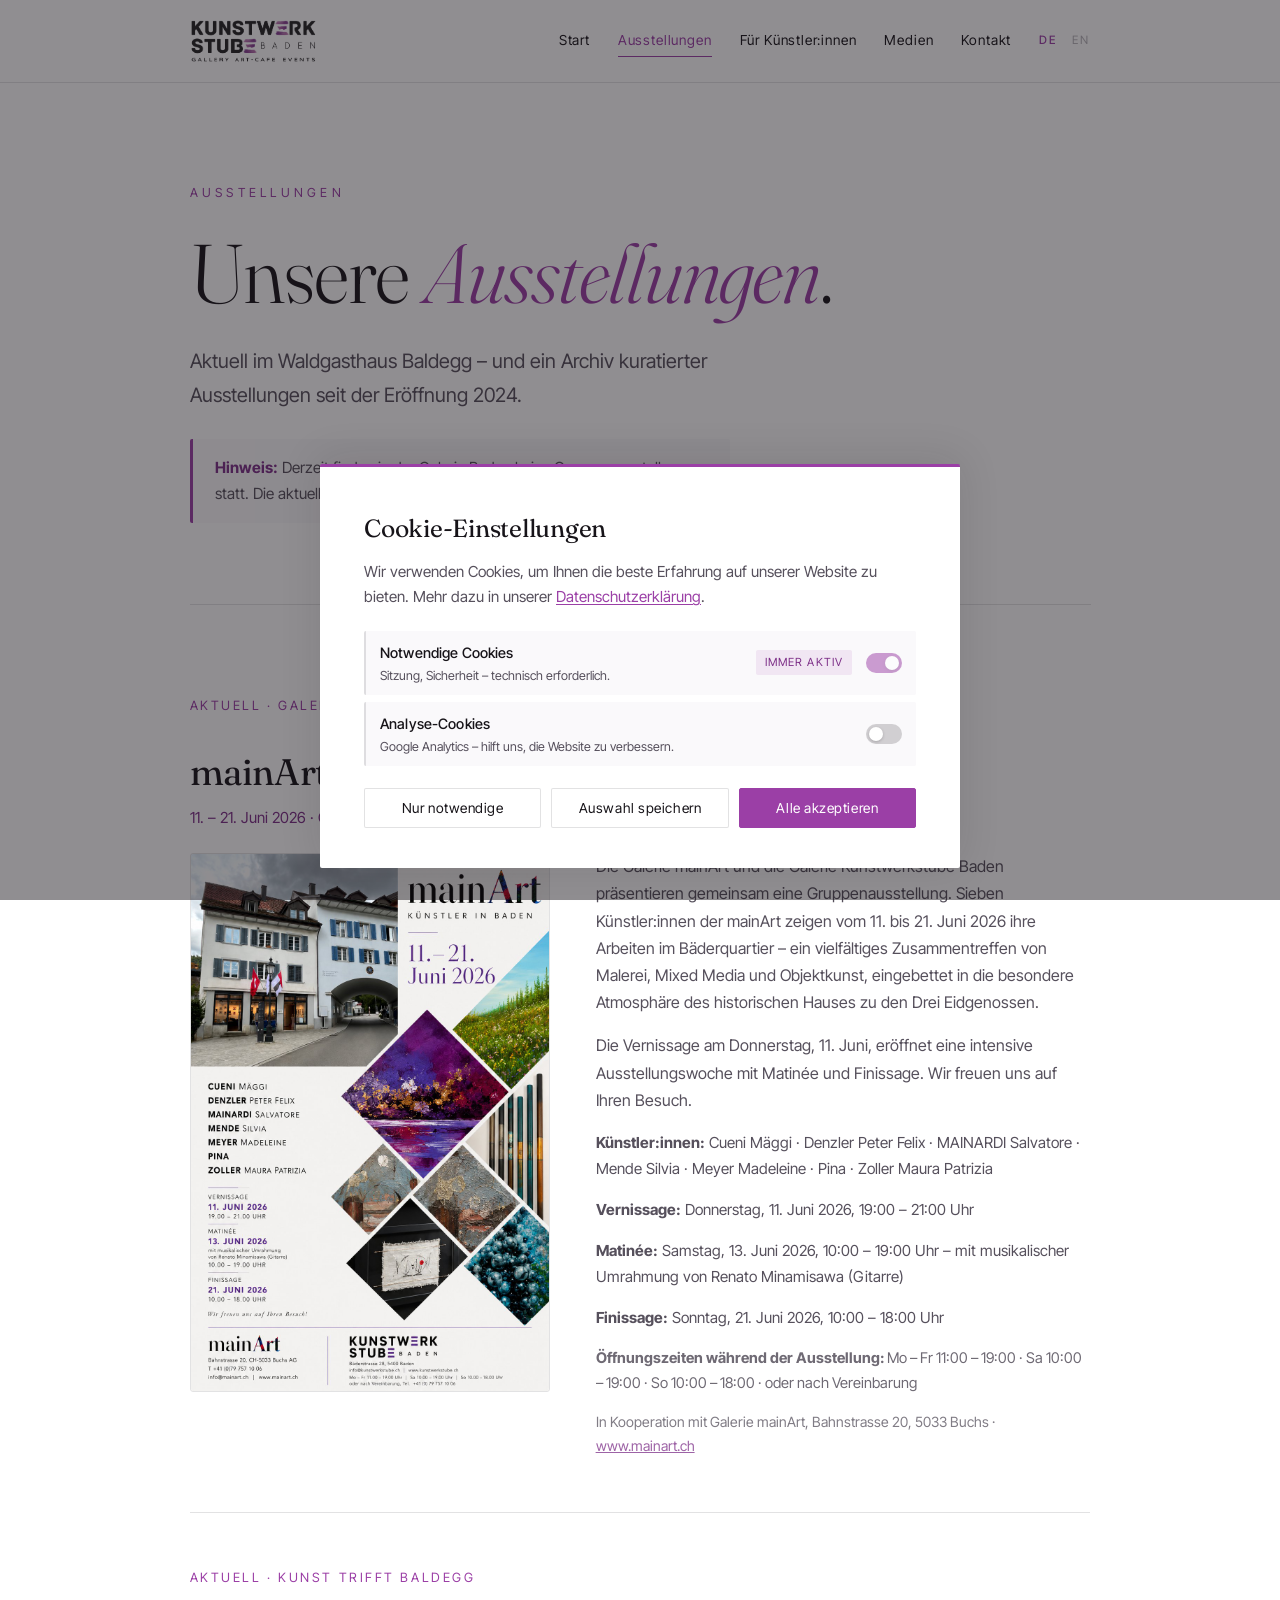
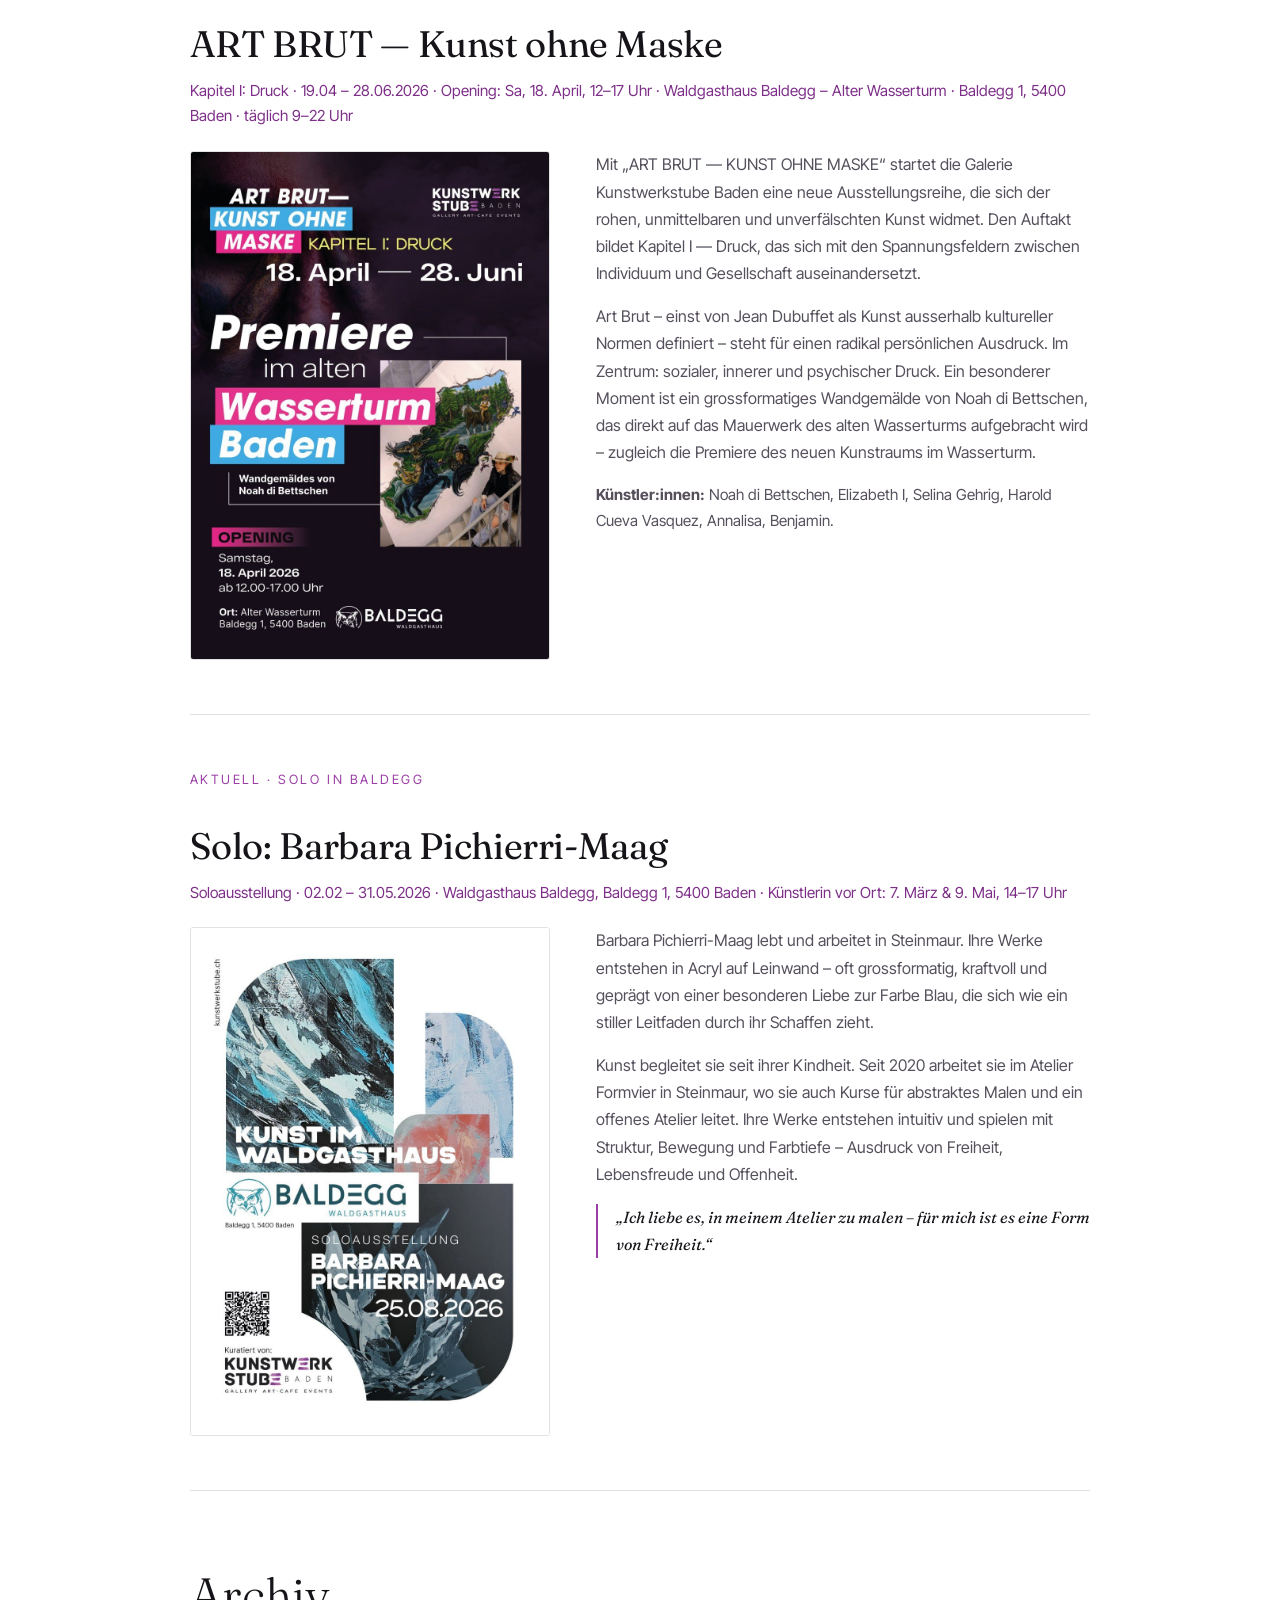
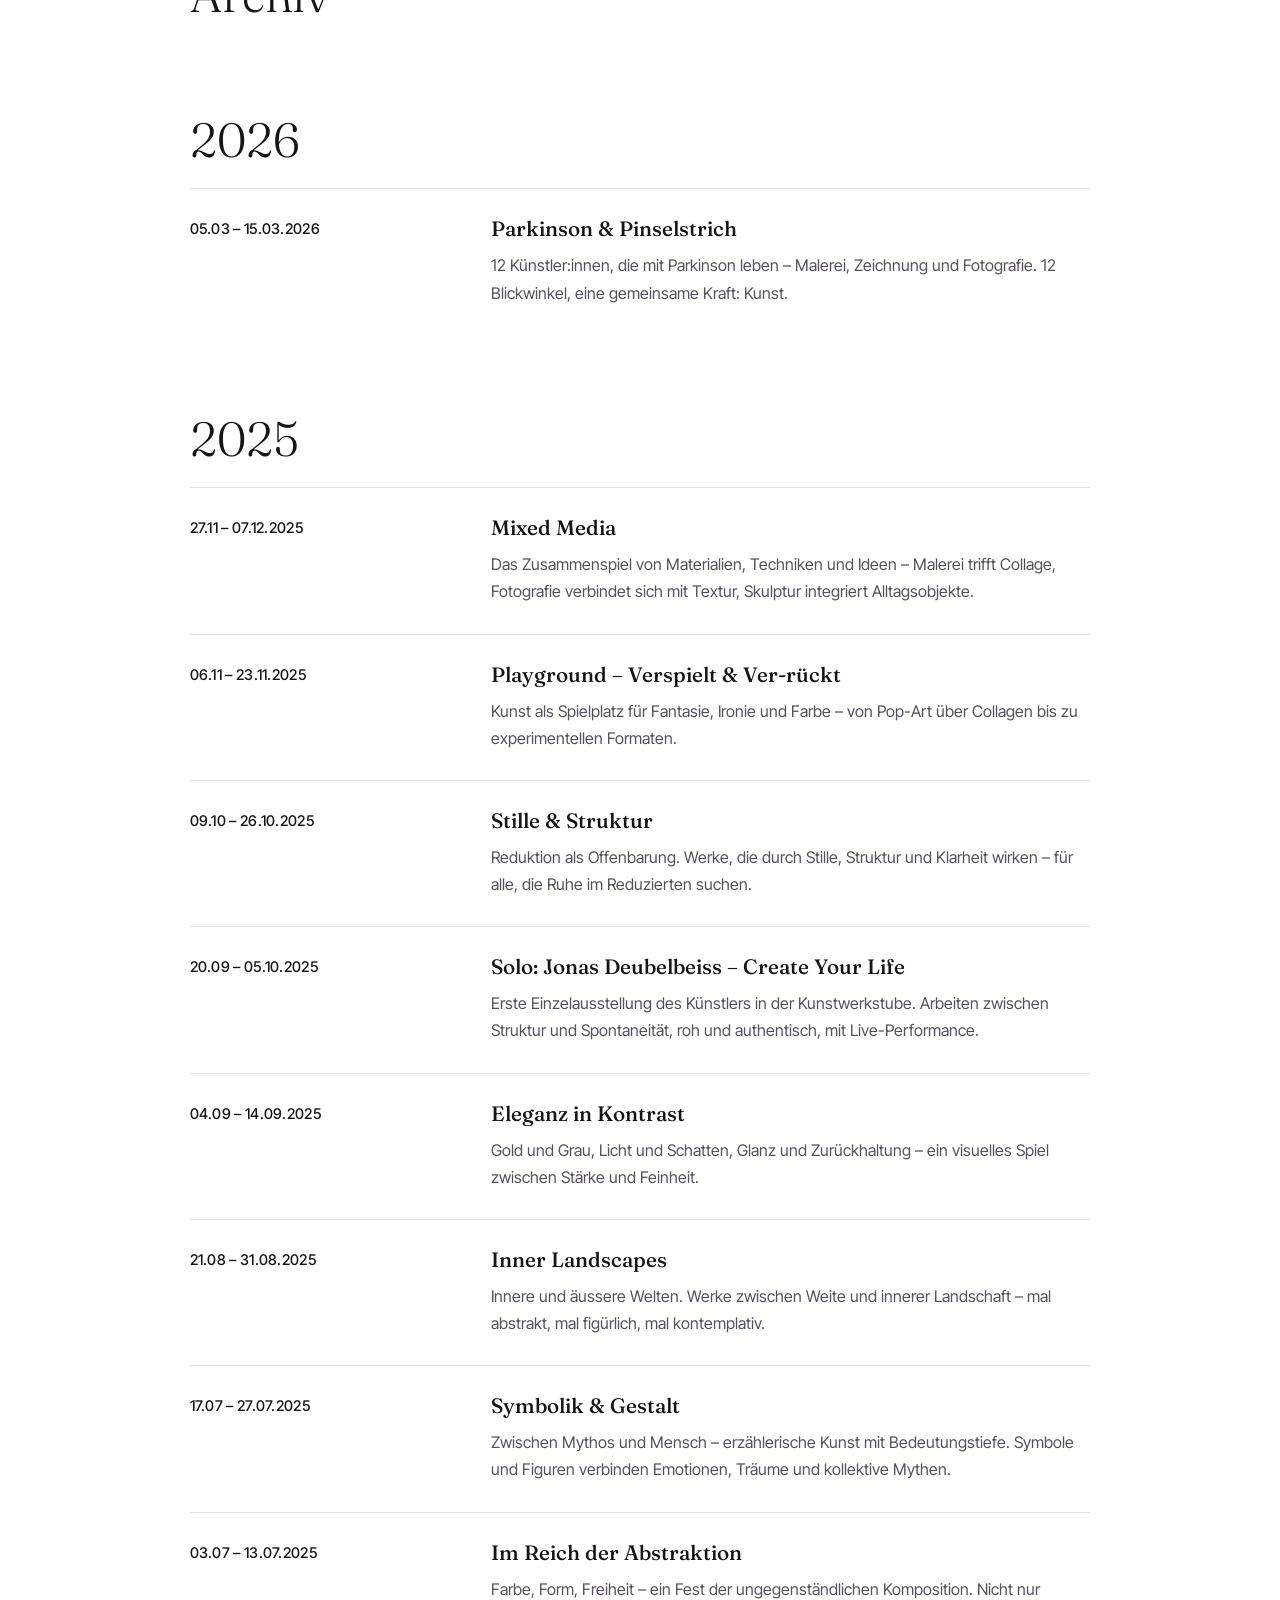
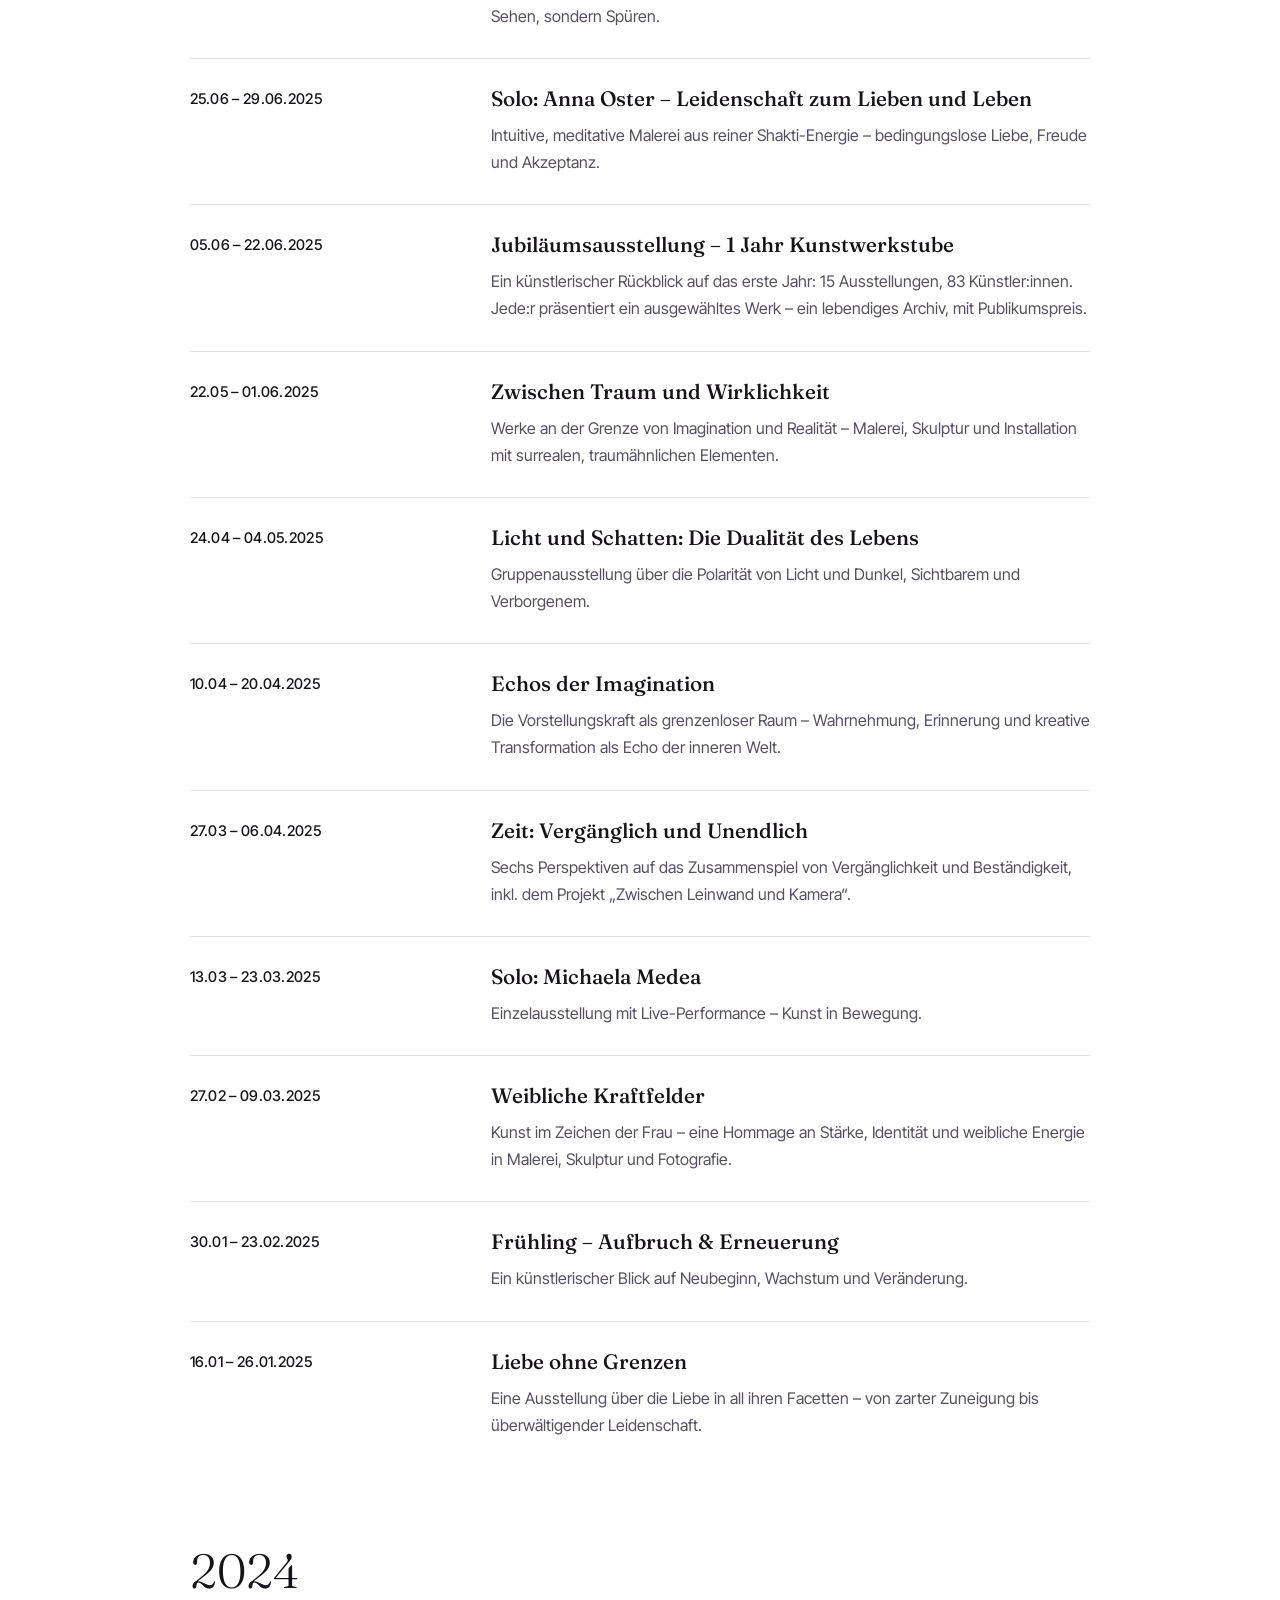
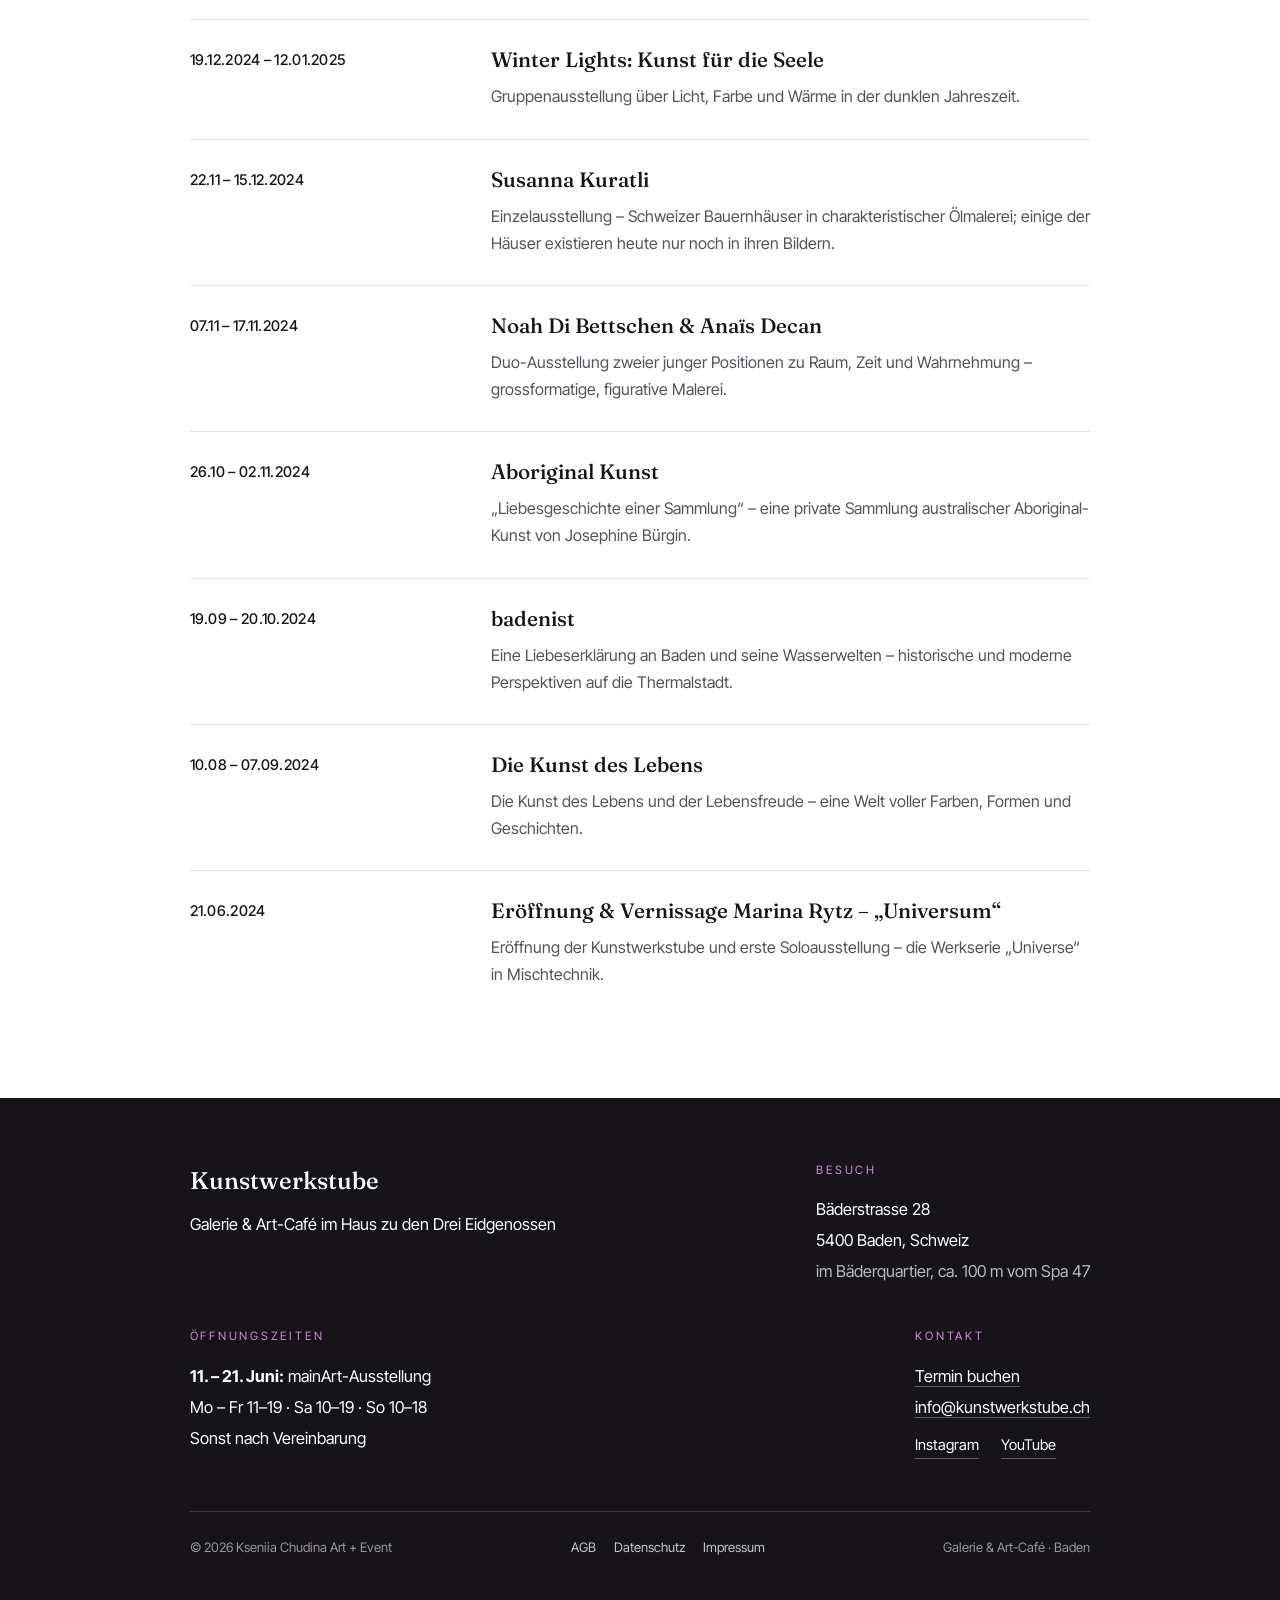
<file: ausstellungen.html>
<!DOCTYPE html>
<html lang="de">
<head>
<meta charset="UTF-8">
<meta name="viewport" content="width=device-width, initial-scale=1">
<title>Ausstellungen — Kunstwerkstube Baden</title>
<meta name="description" content="Alle Ausstellungen der Kunstwerkstube Baden: aktuelle und vergangene Kunstausstellungen im Bäderquartier und im Waldgasthaus Baldegg.">
<!-- SEO -->
<meta name="robots" content="index,follow">
<link rel="canonical" href="https://kunstwerkstube.ch/ausstellungen.html">
<!-- Open Graph -->
<meta property="og:type" content="website">
<meta property="og:site_name" content="Kunstwerkstube Baden">
<meta property="og:url" content="https://kunstwerkstube.ch/ausstellungen.html">
<meta property="og:title" content="Ausstellungen — Kunstwerkstube Baden">
<meta property="og:description" content="Aktuelle und vergangene Kunstausstellungen der Kunstwerkstube Baden.">
<meta property="og:image" content="https://kunstwerkstube.ch/img/vernissage-1.jpg">
<meta property="og:locale" content="de_CH">
<!-- Twitter Card -->
<meta name="twitter:card" content="summary_large_image">
<meta name="twitter:title" content="Ausstellungen — Kunstwerkstube Baden">
<meta name="twitter:description" content="Aktuelle und vergangene Kunstausstellungen der Kunstwerkstube Baden.">
<meta name="twitter:image" content="https://kunstwerkstube.ch/img/vernissage-1.jpg">
<link rel="preconnect" href="https://fonts.googleapis.com">
<link rel="preconnect" href="https://fonts.gstatic.com" crossorigin>
<link href="https://fonts.googleapis.com/css2?family=Fraunces:ital,opsz,wght@0,9..144,300..600;1,9..144,300..500&family=Inter+Tight:wght@300;400;500&display=swap" rel="stylesheet">
<link rel="stylesheet" href="style.css">
<!-- Google Analytics (consent-gated) -->
<script>
window.dataLayer = window.dataLayer || [];
function gtag(){dataLayer.push(arguments);}
// Default: deny all until user consents
gtag('consent', 'default', {
  analytics_storage: 'denied',
  ad_storage: 'denied',
  wait_for_update: 500
});
gtag('js', new Date());
gtag('config', 'G-V4GXK79TRN'); 
</script>
<script async src="https://www.googletagmanager.com/gtag/js?id=G-V4GXK79TRN"></script>
<script type="application/ld+json">
{
  "@context":"https://schema.org",
  "@type":"BreadcrumbList",
  "itemListElement":[
    {"@type":"ListItem","position":1,"name":"Start","item":"https://kunstwerkstube.ch/"},
    {"@type":"ListItem","position":2,"name":"Ausstellungen","item":"https://kunstwerkstube.ch/ausstellungen.html"}
  ]
}
</script>
<link rel="ai-content-info" href="https://kunstwerkstube.ch/llms.txt">
<!-- Favicons -->
<link rel="icon" type="image/x-icon" href="/favicon.ico">
<link rel="icon" type="image/png" sizes="32x32" href="/favicon-32x32.png">
<link rel="icon" type="image/png" sizes="16x16" href="/favicon-16x16.png">
<link rel="icon" type="image/svg+xml" href="/favicon.svg">
<link rel="apple-touch-icon" sizes="180x180" href="/apple-touch-icon.png">
<link rel="manifest" href="/site.webmanifest">
</head>
<body>
<!-- ── Cookie Banner ─────────────────────────────────── -->
<div id="kw-cookie-overlay" role="dialog" aria-modal="true" aria-label="Cookie-Einstellungen">
  <div id="kw-cookie-banner">
    <p class="ck-title"><span data-de>Cookie-Einstellungen</span><span data-en>Cookie Settings</span></p>
    <p class="ck-lead">
      <span data-de>Wir verwenden Cookies, um Ihnen die beste Erfahrung auf unserer Website zu bieten. Mehr dazu in unserer <a href="datenschutz.html">Datenschutzerklärung</a>.</span>
      <span data-en>We use cookies to give you the best experience on our website. Learn more in our <a href="datenschutz.html">Privacy Policy</a>.</span>
    </p>
    <div class="ck-rows">
      <div class="ck-row">
        <div class="ck-row-info">
          <span class="ck-row-label"><span data-de>Notwendige Cookies</span><span data-en>Essential Cookies</span></span>
          <span class="ck-row-desc"><span data-de>Sitzung, Sicherheit – technisch erforderlich.</span><span data-en>Session, security – technically required.</span></span>
        </div>
        <span class="ck-badge"><span data-de>Immer aktiv</span><span data-en>Always on</span></span>
        <label class="kw-toggle" aria-label="Essential cookies – always active">
          <input type="checkbox" checked disabled><span class="kw-slider"></span>
        </label>
      </div>
      <div class="ck-row">
        <div class="ck-row-info">
          <span class="ck-row-label"><span data-de>Analyse-Cookies</span><span data-en>Analytics Cookies</span></span>
          <span class="ck-row-desc"><span data-de>Google Analytics – hilft uns, die Website zu verbessern.</span><span data-en>Google Analytics – helps us improve the website.</span></span>
        </div>
        <label class="kw-toggle" aria-label="Analytics cookies">
          <input type="checkbox" id="kw-analytics"><span class="kw-slider"></span>
        </label>
      </div>
    </div>
    <div class="ck-actions">
      <button class="ck-btn" onclick="kwSave({analytics:false})">
        <span data-de>Nur notwendige</span><span data-en>Essential only</span>
      </button>
      <button class="ck-btn" onclick="kwSaveSelection()">
        <span data-de>Auswahl speichern</span><span data-en>Save selection</span>
      </button>
      <button class="ck-btn ck-btn-primary" onclick="kwAcceptAll()">
        <span data-de>Alle akzeptieren</span><span data-en>Accept all</span>
      </button>
    </div>
    <div class="ck-saved" id="kw-saved" role="status" aria-live="polite">
      <span data-de>Einstellungen gespeichert.</span><span data-en>Settings saved.</span>
    </div>
  </div>
</div>

<nav class="nav">
  <div class="nav-inner">
    <a href="index.html" class="logo-link"><img class="logo" src="logo.png" alt="Kunstwerkstube Baden"></a>
    <button class="menu-toggle" aria-label="Menu" onclick="document.querySelector('.nav-links').classList.toggle('open')"><span></span><span></span><span></span></button>
    <div class="nav-links">
      <a class="navlink" href="index.html"><span data-de>Start</span><span data-en>Home</span></a>
<a class="navlink active" href="ausstellungen.html"><span data-de>Ausstellungen</span><span data-en>Exhibitions</span></a>
<a class="navlink" href="kuenstler.html"><span data-de>Für Künstler:innen</span><span data-en>For Artists</span></a>
<a class="navlink" href="medien.html"><span data-de>Medien</span><span data-en>Press</span></a>
<a class="navlink" href="kontakt.html"><span data-de>Kontakt</span><span data-en>Contact</span></a>
<div class="lang" role="group" aria-label="Sprache / Language">
        <button class="on" data-lang="de" aria-pressed="true">DE</button>
        <button data-lang="en" aria-pressed="false">EN</button>
      </div>
    </div>
  </div>
</nav>

<div class="wrap">
  <section class="hero">
    <div class="eyebrow"><span data-de>Ausstellungen</span><span data-en>Exhibitions</span></div>
    <h1><span data-de>Unsere <em>Ausstellungen</em>.</span><span data-en>Our <em>exhibitions</em>.</span></h1>
    <p class="lede"><span data-de>Aktuell im Waldgasthaus Baldegg – und ein Archiv kuratierter Ausstellungen seit der Eröffnung 2024.</span><span data-en>Currently at Waldgasthaus Baldegg — plus an archive of curated exhibitions since opening in 2024.</span></p>
    <div class="notice"><span data-de><b>Hinweis:</b> Derzeit finden in der Galerie Baden keine Gruppenausstellungen statt. Die aktuellen Ausstellungen finden im Waldgasthaus Baldegg statt.</span><span data-en><b>Note:</b> Currently no group exhibitions at the Baden gallery. Current exhibitions take place at Waldgasthaus Baldegg.</span></div>
  </section>
  <div class="rule"></div>
  <main>
    
    <div class="section">
      <div class="sub"><span data-de>Aktuell · Galerie Baden</span><span data-en>Now · Baden Gallery</span></div>
      <h2>mainArt — <span data-de>Künstler in Baden</span><span data-en>Artists in Baden</span></h2>
      <p style="color:var(--violet-deep);font-size:.95rem;margin:-6px 0 22px">11. – 21. Juni 2026 · <span data-de>Galerie Kunstwerkstube, Bäderstrasse 28, Baden</span><span data-en>Galerie Kunstwerkstube, Bäderstrasse 28, Baden</span></p>
      <div class="exh-split">
        <img src="img/plakat-mainart.jpg" alt="mainArt – Künstler in Baden, 11.–21. Juni 2026">
        <div style="color:var(--ink-soft)">
          <p><span data-de>Die Galerie mainArt und die Galerie Kunstwerkstube Baden präsentieren gemeinsam eine Gruppenausstellung. Sieben Künstler:innen der mainArt zeigen vom 11. bis 21. Juni 2026 ihre Arbeiten im Bäderquartier – ein vielfältiges Zusammentreffen von Malerei, Mixed Media und Objektkunst, eingebettet in die besondere Atmosphäre des historischen Hauses zu den Drei Eidgenossen.</span><span data-en>Galerie mainArt and Galerie Kunstwerkstube Baden jointly present a group exhibition. From 11 to 21 June 2026, seven mainArt artists show their works in Baden's spa quarter — a diverse encounter of painting, mixed media and object art, set within the special atmosphere of the historic Haus zu den Drei Eidgenossen.</span></p>
          <p><span data-de>Die Vernissage am Donnerstag, 11. Juni, eröffnet eine intensive Ausstellungswoche mit Matinée und Finissage. Wir freuen uns auf Ihren Besuch.</span><span data-en>The vernissage on Thursday, 11 June, opens an intense exhibition week with matinée and finissage. We look forward to your visit.</span></p>
          <p style="font-size:.95rem"><b><span data-de>Künstler:innen:</span><span data-en>Artists:</span></b> Cueni Mäggi · Denzler Peter Felix · MAINARDI Salvatore · Mende Silvia · Meyer Madeleine · Pina · Zoller Maura Patrizia</p>
          <p style="font-size:.95rem"><b><span data-de>Vernissage:</span><span data-en>Vernissage:</span></b> <span data-de>Donnerstag, 11. Juni 2026, 19:00 – 21:00 Uhr</span><span data-en>Thursday, 11 June 2026, 7 – 9 pm</span></p>
          <p style="font-size:.95rem"><b>Matinée:</b> <span data-de>Samstag, 13. Juni 2026, 10:00 – 19:00 Uhr – mit musikalischer Umrahmung von Renato Minamisawa (Gitarre)</span><span data-en>Saturday, 13 June 2026, 10 am – 7 pm — with musical accompaniment by Renato Minamisawa (guitar)</span></p>
          <p style="font-size:.95rem"><b>Finissage:</b> <span data-de>Sonntag, 21. Juni 2026, 10:00 – 18:00 Uhr</span><span data-en>Sunday, 21 June 2026, 10 am – 6 pm</span></p>
          <p style="font-size:.92rem;opacity:.85"><span data-de><b>Öffnungszeiten während der Ausstellung:</b> Mo – Fr 11:00 – 19:00 · Sa 10:00 – 19:00 · So 10:00 – 18:00 · oder nach Vereinbarung</span><span data-en><b>Opening hours during the exhibition:</b> Mon – Fri 11 am – 7 pm · Sat 10 am – 7 pm · Sun 10 am – 6 pm · or by arrangement</span></p>
          <p style="font-size:.88rem;opacity:.75;margin-top:14px"><span data-de>In Kooperation mit Galerie mainArt, Bahnstrasse 20, 5033 Buchs · </span><span data-en>In cooperation with Galerie mainArt, Bahnstrasse 20, 5033 Buchs · </span><a href="https://www.mainart.ch" target="_blank" rel="noopener" style="color:var(--violet-deep)">www.mainart.ch</a></p>
        </div>
      </div>
    </div>


    <div class="section">
      <div class="sub"><span data-de>Aktuell · Kunst trifft Baldegg</span><span data-en>Now · Art meets Baldegg</span></div>
      <h2>ART BRUT — <span data-de>Kunst ohne Maske</span><span data-en>Art Without a Mask</span></h2>
      <p style="color:var(--violet-deep);font-size:.95rem;margin:-6px 0 22px"><span data-de>Kapitel I: Druck</span><span data-en>Chapter I: Pressure</span> · 19.04 – 28.06.2026 · <span data-de>Opening: Sa, 18. April, 12–17 Uhr</span><span data-en>Opening: Sat 18 April, 12–5 pm</span> · <span data-de>Waldgasthaus Baldegg – Alter Wasserturm</span><span data-en>Waldgasthaus Baldegg – Old Water Tower</span> · Baldegg 1, 5400 Baden · <span data-de>täglich 9–22 Uhr</span><span data-en>daily 9 am – 10 pm</span></p>
      <div class="exh-split">
        <img src="img/plakat-artbrut-1.jpg" alt="ART BRUT — Kunst ohne Maske, Plakat">
        <div style="color:var(--ink-soft)">
          <p><span data-de>Mit „ART BRUT — KUNST OHNE MASKE“ startet die Galerie Kunstwerkstube Baden eine neue Ausstellungsreihe, die sich der rohen, unmittelbaren und unverfälschten Kunst widmet. Den Auftakt bildet Kapitel I — Druck, das sich mit den Spannungsfeldern zwischen Individuum und Gesellschaft auseinandersetzt.</span><span data-en>With “ART BRUT — ART WITHOUT A MASK”, Kunstwerkstube Baden launches a new exhibition series devoted to raw, immediate and unfiltered art. It opens with Chapter I — Pressure, exploring the tensions between the individual and society.</span></p>
          <p><span data-de>Art Brut – einst von Jean Dubuffet als Kunst ausserhalb kultureller Normen definiert – steht für einen radikal persönlichen Ausdruck. Im Zentrum: sozialer, innerer und psychischer Druck. Ein besonderer Moment ist ein grossformatiges Wandgemälde von Noah di Bettschen, das direkt auf das Mauerwerk des alten Wasserturms aufgebracht wird – zugleich die Premiere des neuen Kunstraums im Wasserturm.</span><span data-en>Art Brut — once defined by Jean Dubuffet as art outside cultural norms — stands for radically personal expression. At its centre: social, inner and psychological pressure. A highlight is a large-scale mural by Noah di Bettschen, applied directly onto the masonry of the old water tower — also the premiere of the new art space in the tower.</span></p>
          <p style="font-size:.95rem"><b><span data-de>Künstler:innen:</span><span data-en>Artists:</span></b> Noah di Bettschen, Elizabeth I, Selina Gehrig, Harold Cueva Vasquez, Annalisa, Benjamin.</p>
        </div>
      </div>
    </div>
    <div class="section">
      <div class="sub"><span data-de>Aktuell · Solo in Baldegg</span><span data-en>Now · Solo in Baldegg</span></div>
      <h2><span data-de>Solo: Barbara Pichierri-Maag</span><span data-en>Solo: Barbara Pichierri-Maag</span></h2>
      <p style="color:var(--violet-deep);font-size:.95rem;margin:-6px 0 22px"><span data-de>Soloausstellung</span><span data-en>Solo exhibition</span> · 02.02 – 31.05.2026 · <span data-de>Waldgasthaus Baldegg, Baldegg 1, 5400 Baden</span><span data-en>Waldgasthaus Baldegg, Baldegg 1, 5400 Baden</span> · <span data-de>Künstlerin vor Ort: 7. März & 9. Mai, 14–17 Uhr</span><span data-en>Artist present: 7 March & 9 May, 2–5 pm</span></p>
      <div class="exh-split">
        <img src="img/plakat-barbara.jpg" alt="Solo Barbara Pichierri-Maag, Plakat">
        <div style="color:var(--ink-soft)">
          <p><span data-de>Barbara Pichierri-Maag lebt und arbeitet in Steinmaur. Ihre Werke entstehen in Acryl auf Leinwand – oft grossformatig, kraftvoll und geprägt von einer besonderen Liebe zur Farbe Blau, die sich wie ein stiller Leitfaden durch ihr Schaffen zieht.</span><span data-en>Barbara Pichierri-Maag lives and works in Steinmaur. Her works are created in acrylic on canvas — often large-scale, powerful and marked by a special love for the colour blue that runs like a quiet thread through her work.</span></p>
          <p><span data-de>Kunst begleitet sie seit ihrer Kindheit. Seit 2020 arbeitet sie im Atelier Formvier in Steinmaur, wo sie auch Kurse für abstraktes Malen und ein offenes Atelier leitet. Ihre Werke entstehen intuitiv und spielen mit Struktur, Bewegung und Farbtiefe – Ausdruck von Freiheit, Lebensfreude und Offenheit.</span><span data-en>Art has accompanied her since childhood. Since 2020 she works at Atelier Formvier in Steinmaur, where she also leads abstract painting courses and an open studio. Her works arise intuitively, playing with structure, movement and depth of colour — an expression of freedom, joy of life and openness.</span></p>
          <p style="font-family:Fraunces,serif;font-style:italic;color:var(--ink);border-left:2px solid var(--violet);padding-left:18px"><span data-de>„Ich liebe es, in meinem Atelier zu malen – für mich ist es eine Form von Freiheit.“</span><span data-en>“I love painting in my studio — for me it is a form of freedom.”</span></p>
        </div>
      </div>
    </div>
    <div class="year-head"><span data-de>Archiv</span><span data-en>Archive</span></div>
    <div class="year-head">2026</div>
<div class="exh"><div class="meta"><span class="date">05.03 – 15.03.2026</span></div><div><h3>Parkinson &amp; Pinselstrich</h3><p>12 Künstler:innen, die mit Parkinson leben – Malerei, Zeichnung und Fotografie. 12 Blickwinkel, eine gemeinsame Kraft: Kunst.</p></div></div>
<div class="year-head">2025</div>
<div class="exh"><div class="meta"><span class="date">27.11 – 07.12.2025</span></div><div><h3>Mixed Media</h3><p>Das Zusammenspiel von Materialien, Techniken und Ideen – Malerei trifft Collage, Fotografie verbindet sich mit Textur, Skulptur integriert Alltagsobjekte.</p></div></div>
<div class="exh"><div class="meta"><span class="date">06.11 – 23.11.2025</span></div><div><h3>Playground – Verspielt &amp; Ver-rückt</h3><p>Kunst als Spielplatz für Fantasie, Ironie und Farbe – von Pop-Art über Collagen bis zu experimentellen Formaten.</p></div></div>
<div class="exh"><div class="meta"><span class="date">09.10 – 26.10.2025</span></div><div><h3>Stille &amp; Struktur</h3><p>Reduktion als Offenbarung. Werke, die durch Stille, Struktur und Klarheit wirken – für alle, die Ruhe im Reduzierten suchen.</p></div></div>
<div class="exh"><div class="meta"><span class="date">20.09 – 05.10.2025</span></div><div><h3>Solo: Jonas Deubelbeiss – Create Your Life</h3><p>Erste Einzelausstellung des Künstlers in der Kunstwerkstube. Arbeiten zwischen Struktur und Spontaneität, roh und authentisch, mit Live-Performance.</p></div></div>
<div class="exh"><div class="meta"><span class="date">04.09 – 14.09.2025</span></div><div><h3>Eleganz in Kontrast</h3><p>Gold und Grau, Licht und Schatten, Glanz und Zurückhaltung – ein visuelles Spiel zwischen Stärke und Feinheit.</p></div></div>
<div class="exh"><div class="meta"><span class="date">21.08 – 31.08.2025</span></div><div><h3>Inner Landscapes</h3><p>Innere und äussere Welten. Werke zwischen Weite und innerer Landschaft – mal abstrakt, mal figürlich, mal kontemplativ.</p></div></div>
<div class="exh"><div class="meta"><span class="date">17.07 – 27.07.2025</span></div><div><h3>Symbolik &amp; Gestalt</h3><p>Zwischen Mythos und Mensch – erzählerische Kunst mit Bedeutungstiefe. Symbole und Figuren verbinden Emotionen, Träume und kollektive Mythen.</p></div></div>
<div class="exh"><div class="meta"><span class="date">03.07 – 13.07.2025</span></div><div><h3>Im Reich der Abstraktion</h3><p>Farbe, Form, Freiheit – ein Fest der ungegenständlichen Komposition. Nicht nur Sehen, sondern Spüren.</p></div></div>
<div class="exh"><div class="meta"><span class="date">25.06 – 29.06.2025</span></div><div><h3>Solo: Anna Oster – Leidenschaft zum Lieben und Leben</h3><p>Intuitive, meditative Malerei aus reiner Shakti-Energie – bedingungslose Liebe, Freude und Akzeptanz.</p></div></div>
<div class="exh"><div class="meta"><span class="date">05.06 – 22.06.2025</span></div><div><h3>Jubiläumsausstellung – 1 Jahr Kunstwerkstube</h3><p>Ein künstlerischer Rückblick auf das erste Jahr: 15 Ausstellungen, 83 Künstler:innen. Jede:r präsentiert ein ausgewähltes Werk – ein lebendiges Archiv, mit Publikumspreis.</p></div></div>
<div class="exh"><div class="meta"><span class="date">22.05 – 01.06.2025</span></div><div><h3>Zwischen Traum und Wirklichkeit</h3><p>Werke an der Grenze von Imagination und Realität – Malerei, Skulptur und Installation mit surrealen, traumähnlichen Elementen.</p></div></div>
<div class="exh"><div class="meta"><span class="date">24.04 – 04.05.2025</span></div><div><h3>Licht und Schatten: Die Dualität des Lebens</h3><p>Gruppenausstellung über die Polarität von Licht und Dunkel, Sichtbarem und Verborgenem.</p></div></div>
<div class="exh"><div class="meta"><span class="date">10.04 – 20.04.2025</span></div><div><h3>Echos der Imagination</h3><p>Die Vorstellungskraft als grenzenloser Raum – Wahrnehmung, Erinnerung und kreative Transformation als Echo der inneren Welt.</p></div></div>
<div class="exh"><div class="meta"><span class="date">27.03 – 06.04.2025</span></div><div><h3>Zeit: Vergänglich und Unendlich</h3><p>Sechs Perspektiven auf das Zusammenspiel von Vergänglichkeit und Beständigkeit, inkl. dem Projekt „Zwischen Leinwand und Kamera“.</p></div></div>
<div class="exh"><div class="meta"><span class="date">13.03 – 23.03.2025</span></div><div><h3>Solo: Michaela Medea</h3><p>Einzelausstellung mit Live-Performance – Kunst in Bewegung.</p></div></div>
<div class="exh"><div class="meta"><span class="date">27.02 – 09.03.2025</span></div><div><h3>Weibliche Kraftfelder</h3><p>Kunst im Zeichen der Frau – eine Hommage an Stärke, Identität und weibliche Energie in Malerei, Skulptur und Fotografie.</p></div></div>
<div class="exh"><div class="meta"><span class="date">30.01 – 23.02.2025</span></div><div><h3>Frühling – Aufbruch &amp; Erneuerung</h3><p>Ein künstlerischer Blick auf Neubeginn, Wachstum und Veränderung.</p></div></div>
<div class="exh"><div class="meta"><span class="date">16.01 – 26.01.2025</span></div><div><h3>Liebe ohne Grenzen</h3><p>Eine Ausstellung über die Liebe in all ihren Facetten – von zarter Zuneigung bis überwältigender Leidenschaft.</p></div></div>
<div class="year-head">2024</div>
<div class="exh"><div class="meta"><span class="date">19.12.2024 – 12.01.2025</span></div><div><h3>Winter Lights: Kunst für die Seele</h3><p>Gruppenausstellung über Licht, Farbe und Wärme in der dunklen Jahreszeit.</p></div></div>
<div class="exh"><div class="meta"><span class="date">22.11 – 15.12.2024</span></div><div><h3>Susanna Kuratli</h3><p>Einzelausstellung – Schweizer Bauernhäuser in charakteristischer Ölmalerei; einige der Häuser existieren heute nur noch in ihren Bildern.</p></div></div>
<div class="exh"><div class="meta"><span class="date">07.11 – 17.11.2024</span></div><div><h3>Noah Di Bettschen &amp; Anaïs Decan</h3><p>Duo-Ausstellung zweier junger Positionen zu Raum, Zeit und Wahrnehmung – grossformatige, figurative Malerei.</p></div></div>
<div class="exh"><div class="meta"><span class="date">26.10 – 02.11.2024</span></div><div><h3>Aboriginal Kunst</h3><p>„Liebesgeschichte einer Sammlung“ – eine private Sammlung australischer Aboriginal-Kunst von Josephine Bürgin.</p></div></div>
<div class="exh"><div class="meta"><span class="date">19.09 – 20.10.2024</span></div><div><h3>badenist</h3><p>Eine Liebeserklärung an Baden und seine Wasserwelten – historische und moderne Perspektiven auf die Thermalstadt.</p></div></div>
<div class="exh"><div class="meta"><span class="date">10.08 – 07.09.2024</span></div><div><h3>Die Kunst des Lebens</h3><p>Die Kunst des Lebens und der Lebensfreude – eine Welt voller Farben, Formen und Geschichten.</p></div></div>
<div class="exh"><div class="meta"><span class="date">21.06.2024</span></div><div><h3>Eröffnung &amp; Vernissage Marina Rytz – „Universum“</h3><p>Eröffnung der Kunstwerkstube und erste Soloausstellung – die Werkserie „Universe“ in Mischtechnik.</p></div></div>

  </main>
</div>
<footer><div class="fwrap"><div class="fgrid">
  <div><div class="fbrand">Kunstwerkstube</div>
    <p data-de>Galerie &amp; Art-Café im Haus zu den Drei Eidgenossen</p>
    <p data-en>Gallery &amp; art café in the Haus zu den Drei Eidgenossen</p></div>
  <div><div class="lbl"><span data-de>Besuch</span><span data-en>Visit</span></div>
    <p>Bäderstrasse 28<br>5400 Baden, Schweiz<br><span data-de style="opacity:.7">im Bäderquartier, ca. 100 m vom Spa 47</span><span data-en style="opacity:.7">in the spa quarter, approx. 100 m from Spa 47</span></p></div>
  <div><div class="lbl"><span data-de>Öffnungszeiten</span><span data-en>Opening hours</span></div>
    <p><span data-de><b>11. – 21. Juni:</b> mainArt-Ausstellung<br>Mo – Fr 11–19 · Sa 10–19 · So 10–18<br>Sonst nach Vereinbarung</span><span data-en><b>11 – 21 June:</b> mainArt exhibition<br>Mon – Fri 11–19 · Sat 10–19 · Sun 10–18<br>Otherwise by appointment</span></p></div>
  <div><div class="lbl"><span data-de>Kontakt</span><span data-en>Contact</span></div>
    <p><a href="https://calendar.app.google/TNL2uckUNbEuzeev9" target="_blank" rel="noopener"><span data-de>Termin buchen</span><span data-en>Book an appointment</span></a><br><a href="mailto:info@kunstwerkstube.ch">info@kunstwerkstube.ch</a></p>
    <div class="social">
      <a href="https://www.instagram.com/kunst.werkstube/" target="_blank" rel="noopener">Instagram</a>
      <a href="https://www.youtube.com/@Kunstwerkstube" target="_blank" rel="noopener">YouTube</a>
    </div></div>
</div><div class="colophon">
  <span>© 2026 Kseniia Chudina Art + Event</span>
  <span style="display:flex;gap:18px;flex-wrap:wrap">
    <a href="agb.html" style="border:none;opacity:.75"><span data-de>AGB</span><span data-en>Terms</span></a>
    <a href="datenschutz.html" style="border:none;opacity:.75"><span data-de>Datenschutz</span><span data-en>Privacy</span></a>
    <a href="impressum.html" style="border:none;opacity:.75">Impressum</a>
  </span>
  <span data-de>Galerie &amp; Art-Café · Baden</span><span data-en>Gallery &amp; Art Café · Baden</span>
</div></div></footer>
<script>
var buttons=document.querySelectorAll('.lang button');
function setLang(l){document.documentElement.lang=l;buttons.forEach(function(x){var on=x.dataset.lang===l;x.classList.toggle('on',on);x.setAttribute('aria-pressed',on);});try{localStorage.setItem('kw_lang',l)}catch(e){}}
buttons.forEach(function(b){b.addEventListener('click',function(){setLang(b.dataset.lang)})});
try{var s=localStorage.getItem('kw_lang');if(s)setLang(s);}catch(e){}
</script>
<script>

// ── Cookie consent ───────────────────────────────────────
(function(){
  var KW='kw_cookie_consent';
  var existing=null;
  try{existing=localStorage.getItem(KW);}catch(e){}
  if(existing){
    document.getElementById('kw-cookie-overlay').style.display='none';
    applyConsent(JSON.parse(existing));return;
  }
  function kwAcceptAll(){
    document.getElementById('kw-analytics').checked=true;
    kwSave({analytics:true});
  }
  function kwSaveSelection(){
    kwSave({analytics:document.getElementById('kw-analytics').checked});
  }
  window.kwAcceptAll=kwAcceptAll;
  window.kwSaveSelection=kwSaveSelection;
  window.kwSave=function(consent){
    try{localStorage.setItem(KW,JSON.stringify(consent));}catch(e){}
    applyConsent(consent);
    document.getElementById('kw-saved').style.display='block';
    setTimeout(function(){
      document.getElementById('kw-cookie-overlay').style.display='none';
    },900);
  };
  function applyConsent(c){
    if(c.analytics){
      if(typeof gtag === 'function'){
        gtag('consent', 'update', {analytics_storage: 'granted'});
      }
    }
  }
})();

</script>
</body></html>
</file>
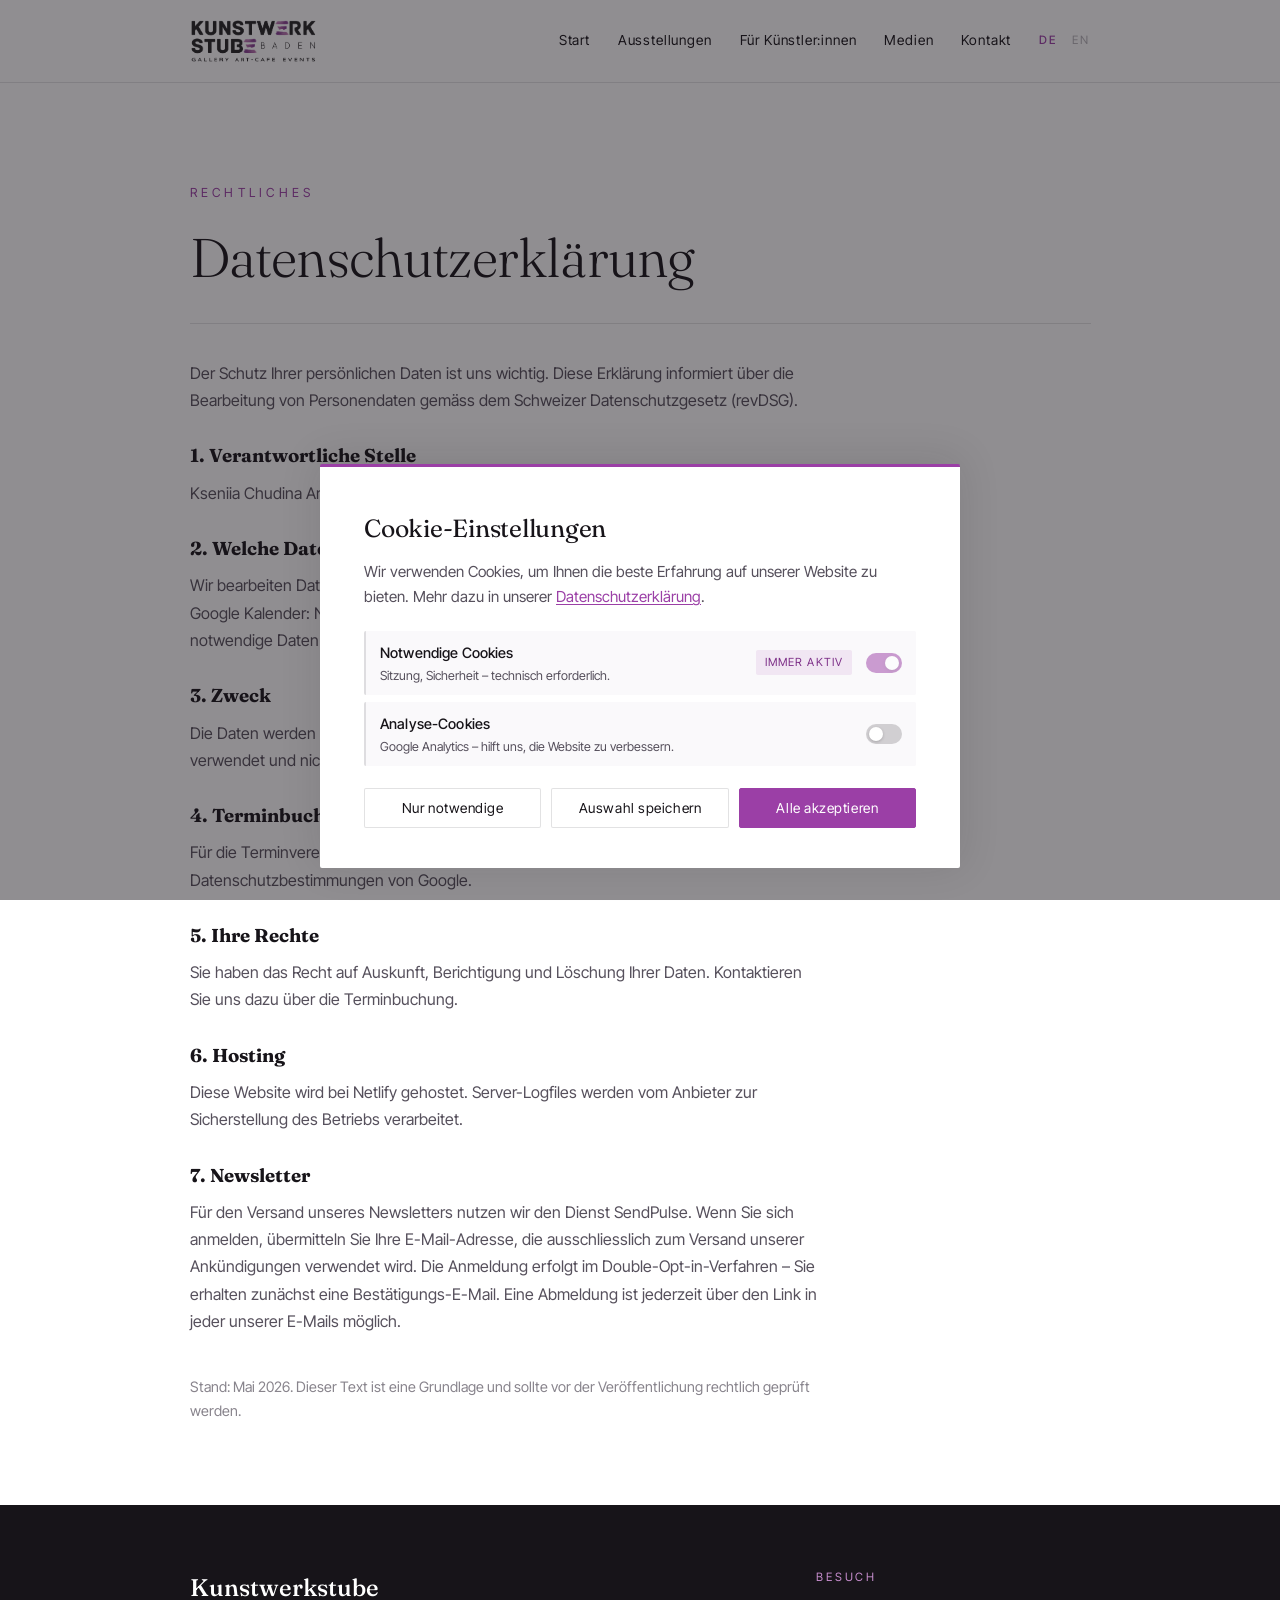
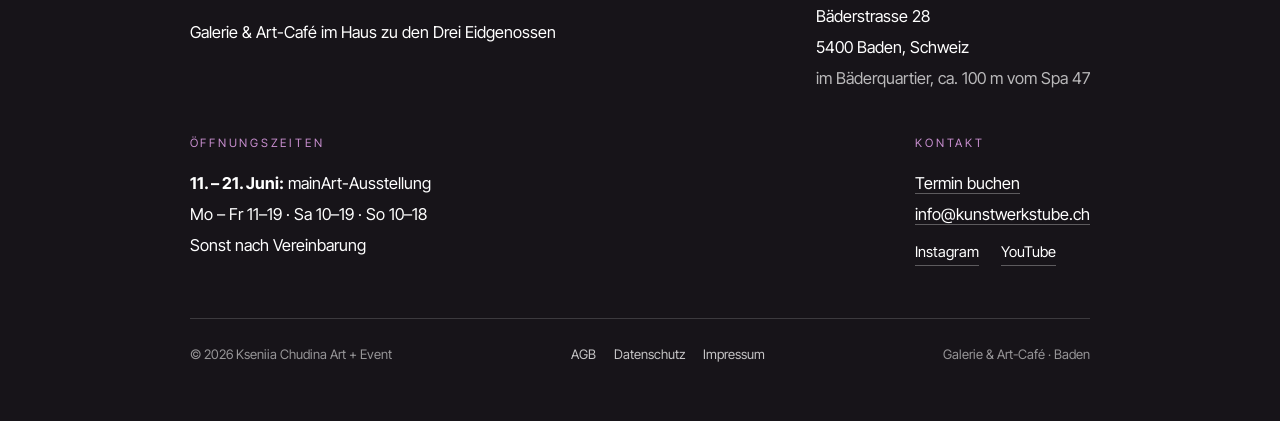
<file: datenschutz.html>
<!DOCTYPE html>
<html lang="de">
<head>
<meta charset="UTF-8">
<meta name="viewport" content="width=device-width, initial-scale=1">
<title>Datenschutzerklärung — Kunstwerkstube Baden</title>
<meta name="description" content="Datenschutzerklärung der Kunstwerkstube Baden gemäss Schweizer Datenschutzgesetz (nDSG).">
<!-- SEO -->
<meta name="robots" content="index,follow">
<link rel="canonical" href="https://kunstwerkstube.ch/datenschutz.html">
<!-- Open Graph -->
<meta property="og:type" content="website">
<meta property="og:site_name" content="Kunstwerkstube Baden">
<meta property="og:url" content="https://kunstwerkstube.ch/datenschutz.html">
<meta property="og:title" content="Datenschutzerklärung — Kunstwerkstube Baden">
<meta property="og:description" content="Datenschutzerklärung der Kunstwerkstube Baden.">
<meta property="og:image" content="https://kunstwerkstube.ch/img/vernissage-1.jpg">
<meta property="og:locale" content="de_CH">
<!-- Twitter Card -->
<meta name="twitter:card" content="summary_large_image">
<meta name="twitter:title" content="Datenschutzerklärung — Kunstwerkstube Baden">
<meta name="twitter:description" content="Datenschutzerklärung der Kunstwerkstube Baden.">
<meta name="twitter:image" content="https://kunstwerkstube.ch/img/vernissage-1.jpg">
<link rel="preconnect" href="https://fonts.googleapis.com">
<link rel="preconnect" href="https://fonts.gstatic.com" crossorigin>
<link href="https://fonts.googleapis.com/css2?family=Fraunces:ital,opsz,wght@0,9..144,300..600;1,9..144,300..500&family=Inter+Tight:wght@300;400;500&display=swap" rel="stylesheet">
<link rel="stylesheet" href="style.css">
<!-- Google Analytics (consent-gated) -->
<script>
window.dataLayer = window.dataLayer || [];
function gtag(){dataLayer.push(arguments);}
// Default: deny all until user consents
gtag('consent', 'default', {
  analytics_storage: 'denied',
  ad_storage: 'denied',
  wait_for_update: 500
});
gtag('js', new Date());
gtag('config', 'G-V4GXK79TRN'); 
</script>
<script async src="https://www.googletagmanager.com/gtag/js?id=G-V4GXK79TRN"></script>
<link rel="ai-content-info" href="https://kunstwerkstube.ch/llms.txt">
<!-- Favicons -->
<link rel="icon" type="image/x-icon" href="/favicon.ico">
<link rel="icon" type="image/png" sizes="32x32" href="/favicon-32x32.png">
<link rel="icon" type="image/png" sizes="16x16" href="/favicon-16x16.png">
<link rel="icon" type="image/svg+xml" href="/favicon.svg">
<link rel="apple-touch-icon" sizes="180x180" href="/apple-touch-icon.png">
<link rel="manifest" href="/site.webmanifest">
</head>
<body>
<!-- ── Cookie Banner ─────────────────────────────────── -->
<div id="kw-cookie-overlay" role="dialog" aria-modal="true" aria-label="Cookie-Einstellungen">
  <div id="kw-cookie-banner">
    <p class="ck-title"><span data-de>Cookie-Einstellungen</span><span data-en>Cookie Settings</span></p>
    <p class="ck-lead">
      <span data-de>Wir verwenden Cookies, um Ihnen die beste Erfahrung auf unserer Website zu bieten. Mehr dazu in unserer <a href="datenschutz.html">Datenschutzerklärung</a>.</span>
      <span data-en>We use cookies to give you the best experience on our website. Learn more in our <a href="datenschutz.html">Privacy Policy</a>.</span>
    </p>
    <div class="ck-rows">
      <div class="ck-row">
        <div class="ck-row-info">
          <span class="ck-row-label"><span data-de>Notwendige Cookies</span><span data-en>Essential Cookies</span></span>
          <span class="ck-row-desc"><span data-de>Sitzung, Sicherheit – technisch erforderlich.</span><span data-en>Session, security – technically required.</span></span>
        </div>
        <span class="ck-badge"><span data-de>Immer aktiv</span><span data-en>Always on</span></span>
        <label class="kw-toggle" aria-label="Essential cookies – always active">
          <input type="checkbox" checked disabled><span class="kw-slider"></span>
        </label>
      </div>
      <div class="ck-row">
        <div class="ck-row-info">
          <span class="ck-row-label"><span data-de>Analyse-Cookies</span><span data-en>Analytics Cookies</span></span>
          <span class="ck-row-desc"><span data-de>Google Analytics – hilft uns, die Website zu verbessern.</span><span data-en>Google Analytics – helps us improve the website.</span></span>
        </div>
        <label class="kw-toggle" aria-label="Analytics cookies">
          <input type="checkbox" id="kw-analytics"><span class="kw-slider"></span>
        </label>
      </div>
    </div>
    <div class="ck-actions">
      <button class="ck-btn" onclick="kwSave({analytics:false})">
        <span data-de>Nur notwendige</span><span data-en>Essential only</span>
      </button>
      <button class="ck-btn" onclick="kwSaveSelection()">
        <span data-de>Auswahl speichern</span><span data-en>Save selection</span>
      </button>
      <button class="ck-btn ck-btn-primary" onclick="kwAcceptAll()">
        <span data-de>Alle akzeptieren</span><span data-en>Accept all</span>
      </button>
    </div>
    <div class="ck-saved" id="kw-saved" role="status" aria-live="polite">
      <span data-de>Einstellungen gespeichert.</span><span data-en>Settings saved.</span>
    </div>
  </div>
</div>

<nav class="nav">
  <div class="nav-inner">
    <a href="index.html" class="logo-link"><img class="logo" src="logo.png" alt="Kunstwerkstube Baden"></a>
    <button class="menu-toggle" aria-label="Menu" onclick="document.querySelector('.nav-links').classList.toggle('open')"><span></span><span></span><span></span></button>
    <div class="nav-links">
      <a class="navlink" href="index.html"><span data-de>Start</span><span data-en>Home</span></a>
<a class="navlink" href="ausstellungen.html"><span data-de>Ausstellungen</span><span data-en>Exhibitions</span></a>
<a class="navlink" href="kuenstler.html"><span data-de>Für Künstler:innen</span><span data-en>For Artists</span></a>
<a class="navlink" href="medien.html"><span data-de>Medien</span><span data-en>Press</span></a>
<a class="navlink" href="kontakt.html"><span data-de>Kontakt</span><span data-en>Contact</span></a>
<div class="lang" role="group" aria-label="Sprache / Language">
        <button class="on" data-lang="de" aria-pressed="true">DE</button>
        <button data-lang="en" aria-pressed="false">EN</button>
      </div>
    </div>
  </div>
</nav>

<div class="wrap">
  <section class="hero" style="padding-bottom:0">
    <div class="eyebrow"><span data-de>Rechtliches</span><span data-en>Legal</span></div>
    <h1 style="font-size:clamp(2rem,5vw,3.4rem)"><span data-de>Datenschutzerklärung</span><span data-en>Privacy Policy</span></h1>
  </section>
  <div class="rule"></div>
  <main><div style="max-width:70ch;color:var(--ink-soft)">
    
  <p><span data-de>Der Schutz Ihrer persönlichen Daten ist uns wichtig. Diese Erklärung informiert über die Bearbeitung von Personendaten gemäss dem Schweizer Datenschutzgesetz (revDSG).</span><span data-en>The protection of your personal data is important to us. This statement informs about the processing of personal data in accordance with the Swiss Data Protection Act (revDSG).</span></p>
  <h3 style="font-family:Fraunces,serif;color:var(--ink);margin:1.4em 0 .4em">1. <span data-de>Verantwortliche Stelle</span><span data-en>Controller</span></h3>
  <p>Kseniia Chudina Art + Event, Bäderstrasse 28, 5400 Baden, <span data-de>Schweiz</span><span data-en>Switzerland</span>.</p>
  <h3 style="font-family:Fraunces,serif;color:var(--ink);margin:1.4em 0 .4em">2. <span data-de>Welche Daten wir bearbeiten</span><span data-en>Which data we process</span></h3>
  <p><span data-de>Wir bearbeiten Daten, die Sie uns aktiv übermitteln (z. B. bei der Terminbuchung über Google Kalender: Name, E-Mail-Adresse). Beim Besuch der Website werden technisch notwendige Daten verarbeitet.</span><span data-en>We process data that you actively provide (e.g. when booking an appointment via Google Calendar: name, email address). When visiting the website, technically necessary data is processed.</span></p>
  <h3 style="font-family:Fraunces,serif;color:var(--ink);margin:1.4em 0 .4em">3. <span data-de>Zweck</span><span data-en>Purpose</span></h3>
  <p><span data-de>Die Daten werden ausschliesslich zur Bearbeitung Ihrer Anfrage und Terminvereinbarung verwendet und nicht an unberechtigte Dritte weitergegeben.</span><span data-en>The data is used exclusively to process your enquiry and appointment and is not passed on to unauthorised third parties.</span></p>
  <h3 style="font-family:Fraunces,serif;color:var(--ink);margin:1.4em 0 .4em">4. <span data-de>Terminbuchung (Google)</span><span data-en>Appointment booking (Google)</span></h3>
  <p><span data-de>Für die Terminvereinbarung nutzen wir Google Kalender. Dabei gelten zusätzlich die Datenschutzbestimmungen von Google.</span><span data-en>We use Google Calendar for appointments. The Google privacy policy additionally applies.</span></p>
  <h3 style="font-family:Fraunces,serif;color:var(--ink);margin:1.4em 0 .4em">5. <span data-de>Ihre Rechte</span><span data-en>Your rights</span></h3>
  <p><span data-de>Sie haben das Recht auf Auskunft, Berichtigung und Löschung Ihrer Daten. Kontaktieren Sie uns dazu über die Terminbuchung.</span><span data-en>You have the right to information, correction and deletion of your data. Please contact us via the appointment booking.</span></p>
  <h3 style="font-family:Fraunces,serif;color:var(--ink);margin:1.4em 0 .4em">6. <span data-de>Hosting</span><span data-en>Hosting</span></h3>
  <p><span data-de>Diese Website wird bei Netlify gehostet. Server-Logfiles werden vom Anbieter zur Sicherstellung des Betriebs verarbeitet.</span><span data-en>This website is hosted by Netlify. Server log files are processed by the provider to ensure operation.</span></p>
  <h3 style="font-family:Fraunces,serif;color:var(--ink);margin:1.4em 0 .4em">7. <span data-de>Newsletter</span><span data-en>Newsletter</span></h3>
  <p><span data-de>Für den Versand unseres Newsletters nutzen wir den Dienst SendPulse. Wenn Sie sich anmelden, übermitteln Sie Ihre E-Mail-Adresse, die ausschliesslich zum Versand unserer Ankündigungen verwendet wird. Die Anmeldung erfolgt im Double-Opt-in-Verfahren – Sie erhalten zunächst eine Bestätigungs-E-Mail. Eine Abmeldung ist jederzeit über den Link in jeder unserer E-Mails möglich.</span><span data-en>For sending our newsletter we use the service SendPulse. When you subscribe, you provide your email address, which is used exclusively to send our announcements. Subscription uses the double opt-in procedure — you first receive a confirmation email. You can unsubscribe at any time via the link in each of our emails.</span></p>

    <p style="margin-top:40px;font-size:.9rem;opacity:.7"><span data-de>Stand: Mai 2026. Dieser Text ist eine Grundlage und sollte vor der Veröffentlichung rechtlich geprüft werden.</span><span data-en>Last updated: May 2026. This text is a basis and should be legally reviewed before publication.</span></p>
  </div></main>
</div>
<footer><div class="fwrap"><div class="fgrid">
  <div><div class="fbrand">Kunstwerkstube</div>
    <p data-de>Galerie &amp; Art-Café im Haus zu den Drei Eidgenossen</p>
    <p data-en>Gallery &amp; art café in the Haus zu den Drei Eidgenossen</p></div>
  <div><div class="lbl"><span data-de>Besuch</span><span data-en>Visit</span></div>
    <p>Bäderstrasse 28<br>5400 Baden, Schweiz<br><span data-de style="opacity:.7">im Bäderquartier, ca. 100 m vom Spa 47</span><span data-en style="opacity:.7">in the spa quarter, approx. 100 m from Spa 47</span></p></div>
  <div><div class="lbl"><span data-de>Öffnungszeiten</span><span data-en>Opening hours</span></div>
    <p><span data-de><b>11. – 21. Juni:</b> mainArt-Ausstellung<br>Mo – Fr 11–19 · Sa 10–19 · So 10–18<br>Sonst nach Vereinbarung</span><span data-en><b>11 – 21 June:</b> mainArt exhibition<br>Mon – Fri 11–19 · Sat 10–19 · Sun 10–18<br>Otherwise by appointment</span></p></div>
  <div><div class="lbl"><span data-de>Kontakt</span><span data-en>Contact</span></div>
    <p><a href="https://calendar.app.google/TNL2uckUNbEuzeev9" target="_blank" rel="noopener"><span data-de>Termin buchen</span><span data-en>Book an appointment</span></a><br><a href="mailto:info@kunstwerkstube.ch">info@kunstwerkstube.ch</a></p>
    <div class="social">
      <a href="https://www.instagram.com/kunst.werkstube/" target="_blank" rel="noopener">Instagram</a>
      <a href="https://www.youtube.com/@Kunstwerkstube" target="_blank" rel="noopener">YouTube</a>
    </div></div>
</div><div class="colophon">
  <span>© 2026 Kseniia Chudina Art + Event</span>
  <span style="display:flex;gap:18px;flex-wrap:wrap">
    <a href="agb.html" style="border:none;opacity:.75"><span data-de>AGB</span><span data-en>Terms</span></a>
    <a href="datenschutz.html" style="border:none;opacity:.75"><span data-de>Datenschutz</span><span data-en>Privacy</span></a>
    <a href="impressum.html" style="border:none;opacity:.75">Impressum</a>
  </span>
  <span data-de>Galerie &amp; Art-Café · Baden</span><span data-en>Gallery &amp; Art Café · Baden</span>
</div></div></footer>
<script>
var buttons=document.querySelectorAll('.lang button');
function setLang(l){document.documentElement.lang=l;buttons.forEach(function(x){var on=x.dataset.lang===l;x.classList.toggle('on',on);x.setAttribute('aria-pressed',on);});try{localStorage.setItem('kw_lang',l)}catch(e){}}
buttons.forEach(function(b){b.addEventListener('click',function(){setLang(b.dataset.lang)})});
try{var s=localStorage.getItem('kw_lang');if(s)setLang(s);}catch(e){}
</script>
<script>

// ── Cookie consent ───────────────────────────────────────
(function(){
  var KW='kw_cookie_consent';
  var existing=null;
  try{existing=localStorage.getItem(KW);}catch(e){}
  if(existing){
    document.getElementById('kw-cookie-overlay').style.display='none';
    applyConsent(JSON.parse(existing));return;
  }
  function kwAcceptAll(){
    document.getElementById('kw-analytics').checked=true;
    kwSave({analytics:true});
  }
  function kwSaveSelection(){
    kwSave({analytics:document.getElementById('kw-analytics').checked});
  }
  window.kwAcceptAll=kwAcceptAll;
  window.kwSaveSelection=kwSaveSelection;
  window.kwSave=function(consent){
    try{localStorage.setItem(KW,JSON.stringify(consent));}catch(e){}
    applyConsent(consent);
    document.getElementById('kw-saved').style.display='block';
    setTimeout(function(){
      document.getElementById('kw-cookie-overlay').style.display='none';
    },900);
  };
  function applyConsent(c){
    if(c.analytics){
      if(typeof gtag === 'function'){
        gtag('consent', 'update', {analytics_storage: 'granted'});
      }
    }
  }
})();

</script>
</body></html>
</file>
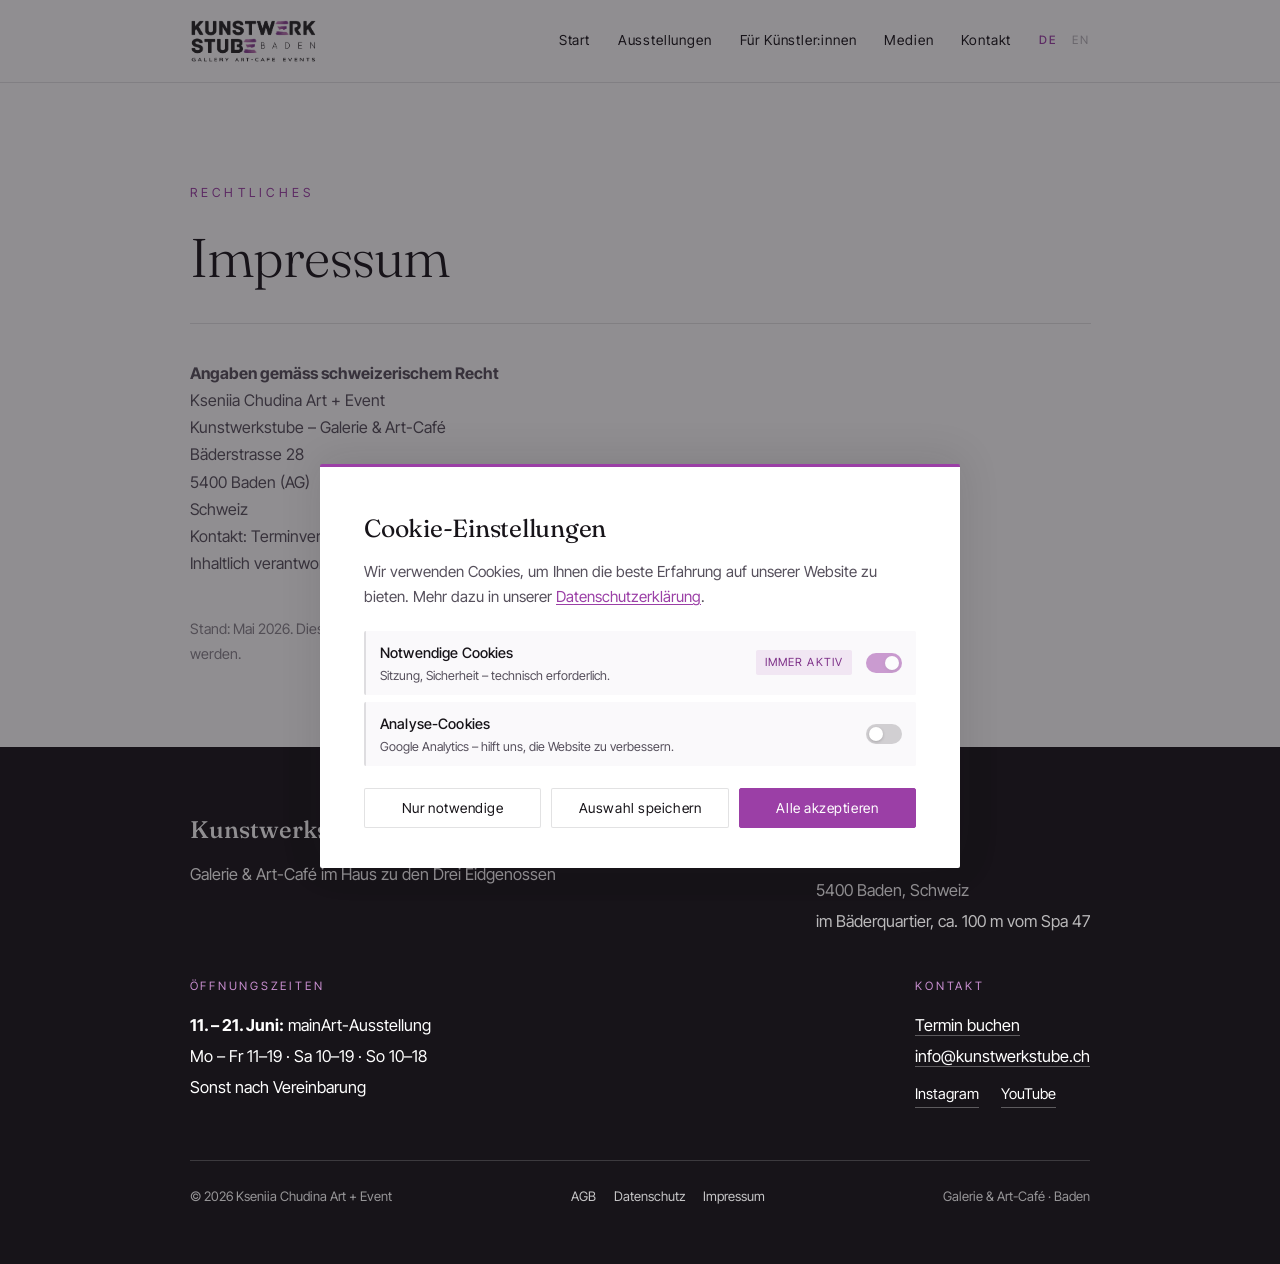
<file: impressum.html>
<!DOCTYPE html>
<html lang="de">
<head>
<meta charset="UTF-8">
<meta name="viewport" content="width=device-width, initial-scale=1">
<title>Impressum — Kunstwerkstube Baden</title>
<meta name="description" content="Impressum der Kunstwerkstube Baden — Kseniia Chudina Art + Event, Bäderstrasse 28, 5400 Baden.">
<!-- SEO -->
<meta name="robots" content="noindex,nofollow">
<link rel="canonical" href="https://kunstwerkstube.ch/impressum.html">
<!-- Open Graph -->
<meta property="og:type" content="website">
<meta property="og:site_name" content="Kunstwerkstube Baden">
<meta property="og:url" content="https://kunstwerkstube.ch/impressum.html">
<meta property="og:title" content="Impressum — Kunstwerkstube Baden">
<meta property="og:description" content="Impressum der Kunstwerkstube Baden.">
<meta property="og:image" content="https://kunstwerkstube.ch/img/vernissage-1.jpg">
<meta property="og:locale" content="de_CH">
<!-- Twitter Card -->
<meta name="twitter:card" content="summary_large_image">
<meta name="twitter:title" content="Impressum — Kunstwerkstube Baden">
<meta name="twitter:description" content="Impressum der Kunstwerkstube Baden.">
<meta name="twitter:image" content="https://kunstwerkstube.ch/img/vernissage-1.jpg">
<link rel="preconnect" href="https://fonts.googleapis.com">
<link rel="preconnect" href="https://fonts.gstatic.com" crossorigin>
<link href="https://fonts.googleapis.com/css2?family=Fraunces:ital,opsz,wght@0,9..144,300..600;1,9..144,300..500&family=Inter+Tight:wght@300;400;500&display=swap" rel="stylesheet">
<link rel="stylesheet" href="style.css">
<!-- Google Analytics (consent-gated) -->
<script>
window.dataLayer = window.dataLayer || [];
function gtag(){dataLayer.push(arguments);}
// Default: deny all until user consents
gtag('consent', 'default', {
  analytics_storage: 'denied',
  ad_storage: 'denied',
  wait_for_update: 500
});
gtag('js', new Date());
gtag('config', 'G-V4GXK79TRN'); 
</script>
<script async src="https://www.googletagmanager.com/gtag/js?id=G-V4GXK79TRN"></script>
<link rel="ai-content-info" href="https://kunstwerkstube.ch/llms.txt">
<!-- Favicons -->
<link rel="icon" type="image/x-icon" href="/favicon.ico">
<link rel="icon" type="image/png" sizes="32x32" href="/favicon-32x32.png">
<link rel="icon" type="image/png" sizes="16x16" href="/favicon-16x16.png">
<link rel="icon" type="image/svg+xml" href="/favicon.svg">
<link rel="apple-touch-icon" sizes="180x180" href="/apple-touch-icon.png">
<link rel="manifest" href="/site.webmanifest">
</head>
<body>
<!-- ── Cookie Banner ─────────────────────────────────── -->
<div id="kw-cookie-overlay" role="dialog" aria-modal="true" aria-label="Cookie-Einstellungen">
  <div id="kw-cookie-banner">
    <p class="ck-title"><span data-de>Cookie-Einstellungen</span><span data-en>Cookie Settings</span></p>
    <p class="ck-lead">
      <span data-de>Wir verwenden Cookies, um Ihnen die beste Erfahrung auf unserer Website zu bieten. Mehr dazu in unserer <a href="datenschutz.html">Datenschutzerklärung</a>.</span>
      <span data-en>We use cookies to give you the best experience on our website. Learn more in our <a href="datenschutz.html">Privacy Policy</a>.</span>
    </p>
    <div class="ck-rows">
      <div class="ck-row">
        <div class="ck-row-info">
          <span class="ck-row-label"><span data-de>Notwendige Cookies</span><span data-en>Essential Cookies</span></span>
          <span class="ck-row-desc"><span data-de>Sitzung, Sicherheit – technisch erforderlich.</span><span data-en>Session, security – technically required.</span></span>
        </div>
        <span class="ck-badge"><span data-de>Immer aktiv</span><span data-en>Always on</span></span>
        <label class="kw-toggle" aria-label="Essential cookies – always active">
          <input type="checkbox" checked disabled><span class="kw-slider"></span>
        </label>
      </div>
      <div class="ck-row">
        <div class="ck-row-info">
          <span class="ck-row-label"><span data-de>Analyse-Cookies</span><span data-en>Analytics Cookies</span></span>
          <span class="ck-row-desc"><span data-de>Google Analytics – hilft uns, die Website zu verbessern.</span><span data-en>Google Analytics – helps us improve the website.</span></span>
        </div>
        <label class="kw-toggle" aria-label="Analytics cookies">
          <input type="checkbox" id="kw-analytics"><span class="kw-slider"></span>
        </label>
      </div>
    </div>
    <div class="ck-actions">
      <button class="ck-btn" onclick="kwSave({analytics:false})">
        <span data-de>Nur notwendige</span><span data-en>Essential only</span>
      </button>
      <button class="ck-btn" onclick="kwSaveSelection()">
        <span data-de>Auswahl speichern</span><span data-en>Save selection</span>
      </button>
      <button class="ck-btn ck-btn-primary" onclick="kwAcceptAll()">
        <span data-de>Alle akzeptieren</span><span data-en>Accept all</span>
      </button>
    </div>
    <div class="ck-saved" id="kw-saved" role="status" aria-live="polite">
      <span data-de>Einstellungen gespeichert.</span><span data-en>Settings saved.</span>
    </div>
  </div>
</div>

<nav class="nav">
  <div class="nav-inner">
    <a href="index.html" class="logo-link"><img class="logo" src="logo.png" alt="Kunstwerkstube Baden"></a>
    <button class="menu-toggle" aria-label="Menu" onclick="document.querySelector('.nav-links').classList.toggle('open')"><span></span><span></span><span></span></button>
    <div class="nav-links">
      <a class="navlink" href="index.html"><span data-de>Start</span><span data-en>Home</span></a>
<a class="navlink" href="ausstellungen.html"><span data-de>Ausstellungen</span><span data-en>Exhibitions</span></a>
<a class="navlink" href="kuenstler.html"><span data-de>Für Künstler:innen</span><span data-en>For Artists</span></a>
<a class="navlink" href="medien.html"><span data-de>Medien</span><span data-en>Press</span></a>
<a class="navlink" href="kontakt.html"><span data-de>Kontakt</span><span data-en>Contact</span></a>
<div class="lang" role="group" aria-label="Sprache / Language">
        <button class="on" data-lang="de" aria-pressed="true">DE</button>
        <button data-lang="en" aria-pressed="false">EN</button>
      </div>
    </div>
  </div>
</nav>

<div class="wrap">
  <section class="hero" style="padding-bottom:0">
    <div class="eyebrow"><span data-de>Rechtliches</span><span data-en>Legal</span></div>
    <h1 style="font-size:clamp(2rem,5vw,3.4rem)"><span data-de>Impressum</span><span data-en>Legal Notice</span></h1>
  </section>
  <div class="rule"></div>
  <main><div style="max-width:70ch;color:var(--ink-soft)">
    
  <p><b><span data-de>Angaben gemäss schweizerischem Recht</span><span data-en>Information according to Swiss law</span></b></p>
  <p>Kseniia Chudina Art + Event<br>Kunstwerkstube – Galerie &amp; Art-Café<br>Bäderstrasse 28<br>5400 Baden (AG)<br><span data-de>Schweiz</span><span data-en>Switzerland</span></p>
  <p><span data-de>Kontakt: Terminvereinbarung über</span><span data-en>Contact: appointment via</span> <a href="https://calendar.app.google/TNL2uckUNbEuzeev9" target="_blank" rel="noopener" style="color:var(--violet-deep)"><span data-de>Online-Terminbuchung</span><span data-en>online booking</span></a></p>
  <p><span data-de>Inhaltlich verantwortlich: Kseniia Chudina</span><span data-en>Responsible for content: Kseniia Chudina</span></p>

    <p style="margin-top:40px;font-size:.9rem;opacity:.7"><span data-de>Stand: Mai 2026. Dieser Text ist eine Grundlage und sollte vor der Veröffentlichung rechtlich geprüft werden.</span><span data-en>Last updated: May 2026. This text is a basis and should be legally reviewed before publication.</span></p>
  </div></main>
</div>
<footer><div class="fwrap"><div class="fgrid">
  <div><div class="fbrand">Kunstwerkstube</div>
    <p data-de>Galerie &amp; Art-Café im Haus zu den Drei Eidgenossen</p>
    <p data-en>Gallery &amp; art café in the Haus zu den Drei Eidgenossen</p></div>
  <div><div class="lbl"><span data-de>Besuch</span><span data-en>Visit</span></div>
    <p>Bäderstrasse 28<br>5400 Baden, Schweiz<br><span data-de style="opacity:.7">im Bäderquartier, ca. 100 m vom Spa 47</span><span data-en style="opacity:.7">in the spa quarter, approx. 100 m from Spa 47</span></p></div>
  <div><div class="lbl"><span data-de>Öffnungszeiten</span><span data-en>Opening hours</span></div>
    <p><span data-de><b>11. – 21. Juni:</b> mainArt-Ausstellung<br>Mo – Fr 11–19 · Sa 10–19 · So 10–18<br>Sonst nach Vereinbarung</span><span data-en><b>11 – 21 June:</b> mainArt exhibition<br>Mon – Fri 11–19 · Sat 10–19 · Sun 10–18<br>Otherwise by appointment</span></p></div>
  <div><div class="lbl"><span data-de>Kontakt</span><span data-en>Contact</span></div>
    <p><a href="https://calendar.app.google/TNL2uckUNbEuzeev9" target="_blank" rel="noopener"><span data-de>Termin buchen</span><span data-en>Book an appointment</span></a><br><a href="mailto:info@kunstwerkstube.ch">info@kunstwerkstube.ch</a></p>
    <div class="social">
      <a href="https://www.instagram.com/kunst.werkstube/" target="_blank" rel="noopener">Instagram</a>
      <a href="https://www.youtube.com/@Kunstwerkstube" target="_blank" rel="noopener">YouTube</a>
    </div></div>
</div><div class="colophon">
  <span>© 2026 Kseniia Chudina Art + Event</span>
  <span style="display:flex;gap:18px;flex-wrap:wrap">
    <a href="agb.html" style="border:none;opacity:.75"><span data-de>AGB</span><span data-en>Terms</span></a>
    <a href="datenschutz.html" style="border:none;opacity:.75"><span data-de>Datenschutz</span><span data-en>Privacy</span></a>
    <a href="impressum.html" style="border:none;opacity:.75">Impressum</a>
  </span>
  <span data-de>Galerie &amp; Art-Café · Baden</span><span data-en>Gallery &amp; Art Café · Baden</span>
</div></div></footer>
<script>
var buttons=document.querySelectorAll('.lang button');
function setLang(l){document.documentElement.lang=l;buttons.forEach(function(x){var on=x.dataset.lang===l;x.classList.toggle('on',on);x.setAttribute('aria-pressed',on);});try{localStorage.setItem('kw_lang',l)}catch(e){}}
buttons.forEach(function(b){b.addEventListener('click',function(){setLang(b.dataset.lang)})});
try{var s=localStorage.getItem('kw_lang');if(s)setLang(s);}catch(e){}
</script>
<script>

// ── Cookie consent ───────────────────────────────────────
(function(){
  var KW='kw_cookie_consent';
  var existing=null;
  try{existing=localStorage.getItem(KW);}catch(e){}
  if(existing){
    document.getElementById('kw-cookie-overlay').style.display='none';
    applyConsent(JSON.parse(existing));return;
  }
  function kwAcceptAll(){
    document.getElementById('kw-analytics').checked=true;
    kwSave({analytics:true});
  }
  function kwSaveSelection(){
    kwSave({analytics:document.getElementById('kw-analytics').checked});
  }
  window.kwAcceptAll=kwAcceptAll;
  window.kwSaveSelection=kwSaveSelection;
  window.kwSave=function(consent){
    try{localStorage.setItem(KW,JSON.stringify(consent));}catch(e){}
    applyConsent(consent);
    document.getElementById('kw-saved').style.display='block';
    setTimeout(function(){
      document.getElementById('kw-cookie-overlay').style.display='none';
    },900);
  };
  function applyConsent(c){
    if(c.analytics){
      if(typeof gtag === 'function'){
        gtag('consent', 'update', {analytics_storage: 'granted'});
      }
    }
  }
})();

</script>
</body></html>
</file>
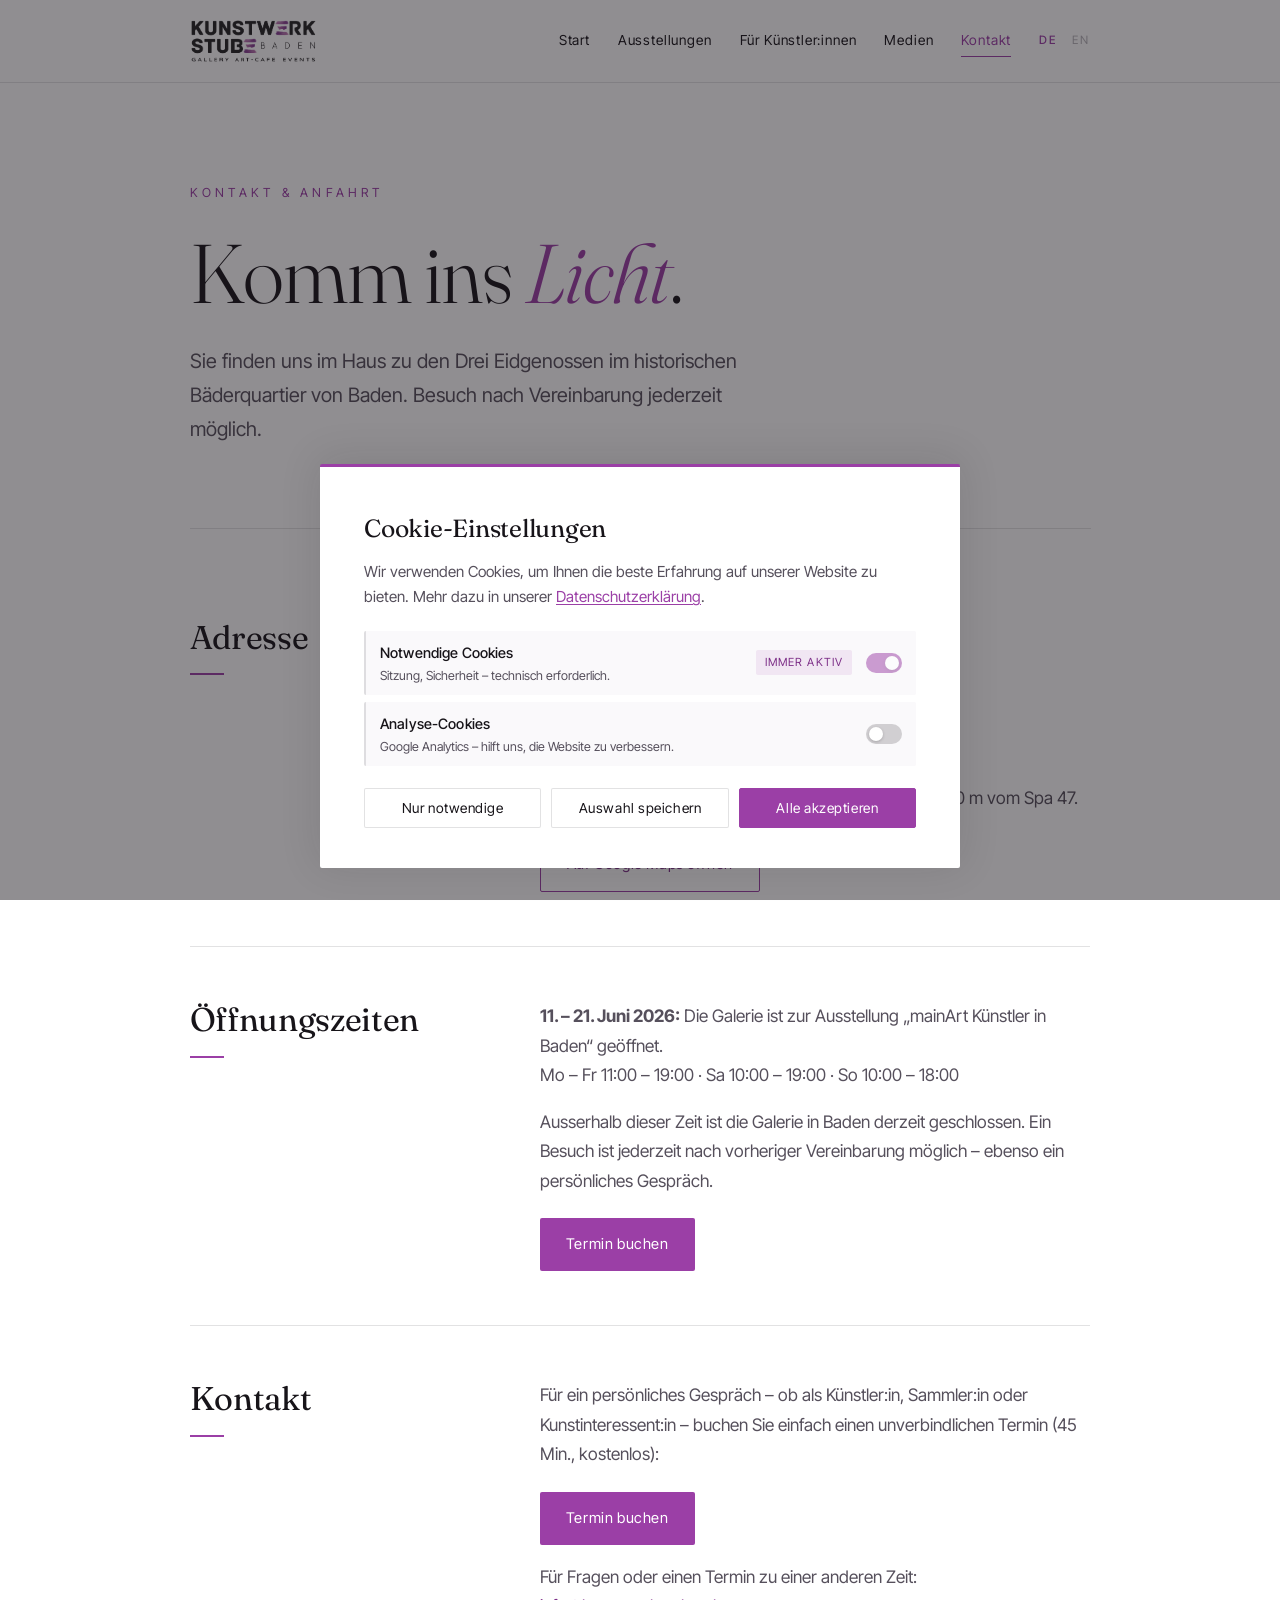
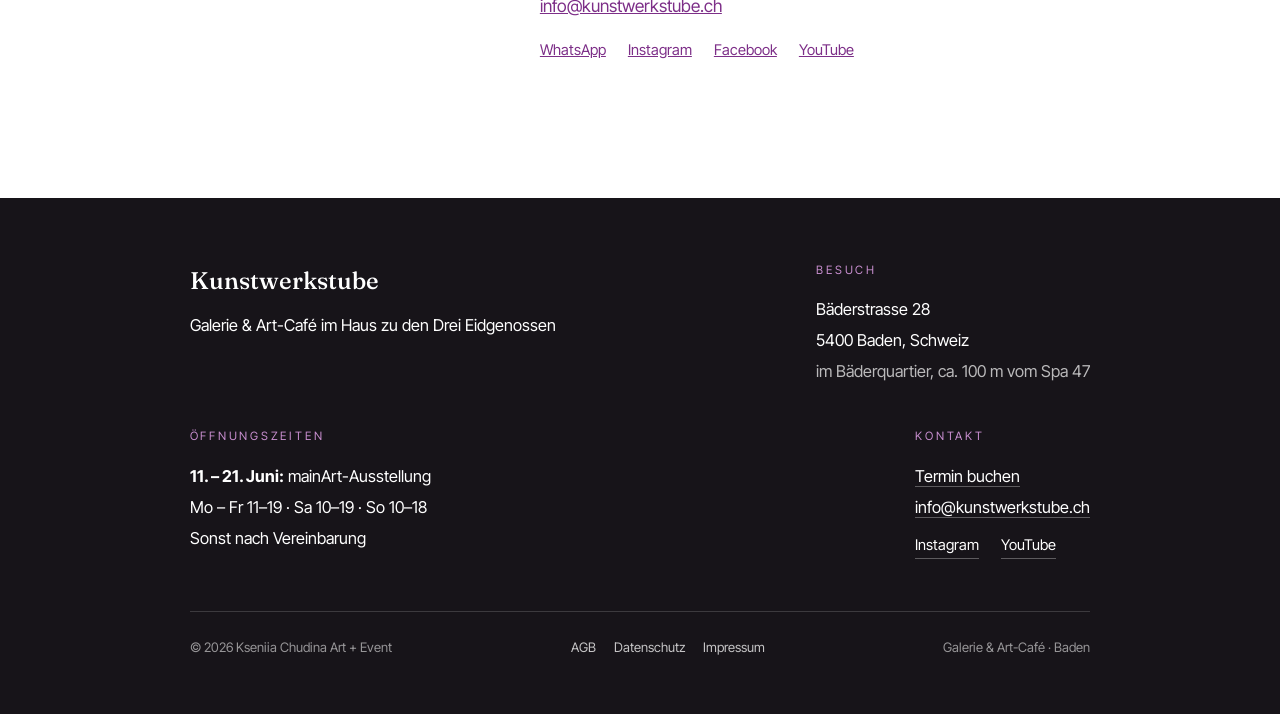
<file: kontakt.html>
<!DOCTYPE html>
<html lang="de">
<head>
<meta charset="UTF-8">
<meta name="viewport" content="width=device-width, initial-scale=1">
<title>Kontakt — Kunstwerkstube Baden</title>
<meta name="description" content="Kontakt und Besuch: Kunstwerkstube Baden, Bäderstrasse 28, 5400 Baden. Termin buchen oder per E-Mail anfragen.">
<!-- SEO -->
<meta name="robots" content="index,follow">
<link rel="canonical" href="https://kunstwerkstube.ch/kontakt.html">
<!-- Open Graph -->
<meta property="og:type" content="website">
<meta property="og:site_name" content="Kunstwerkstube Baden">
<meta property="og:url" content="https://kunstwerkstube.ch/kontakt.html">
<meta property="og:title" content="Kontakt — Kunstwerkstube Baden">
<meta property="og:description" content="Kunstwerkstube Baden besuchen oder Termin buchen. Bäderstrasse 28, 5400 Baden.">
<meta property="og:image" content="https://kunstwerkstube.ch/img/vernissage-1.jpg">
<meta property="og:locale" content="de_CH">
<!-- Twitter Card -->
<meta name="twitter:card" content="summary_large_image">
<meta name="twitter:title" content="Kontakt — Kunstwerkstube Baden">
<meta name="twitter:description" content="Kunstwerkstube Baden besuchen oder Termin buchen. Bäderstrasse 28, 5400 Baden.">
<meta name="twitter:image" content="https://kunstwerkstube.ch/img/vernissage-1.jpg">
<link rel="preconnect" href="https://fonts.googleapis.com">
<link rel="preconnect" href="https://fonts.gstatic.com" crossorigin>
<link href="https://fonts.googleapis.com/css2?family=Fraunces:ital,opsz,wght@0,9..144,300..600;1,9..144,300..500&family=Inter+Tight:wght@300;400;500&display=swap" rel="stylesheet">
<link rel="stylesheet" href="style.css">
<!-- Google Analytics (consent-gated) -->
<script>
window.dataLayer = window.dataLayer || [];
function gtag(){dataLayer.push(arguments);}
// Default: deny all until user consents
gtag('consent', 'default', {
  analytics_storage: 'denied',
  ad_storage: 'denied',
  wait_for_update: 500
});
gtag('js', new Date());
gtag('config', 'G-V4GXK79TRN'); 
</script>
<script async src="https://www.googletagmanager.com/gtag/js?id=G-V4GXK79TRN"></script>
<script type="application/ld+json">
{
  "@context":"https://schema.org",
  "@type":"BreadcrumbList",
  "itemListElement":[
    {"@type":"ListItem","position":1,"name":"Start","item":"https://kunstwerkstube.ch/"},
    {"@type":"ListItem","position":2,"name":"Kontakt","item":"https://kunstwerkstube.ch/kontakt.html"}
  ]
}
</script>
<link rel="ai-content-info" href="https://kunstwerkstube.ch/llms.txt">
<!-- Favicons -->
<link rel="icon" type="image/x-icon" href="/favicon.ico">
<link rel="icon" type="image/png" sizes="32x32" href="/favicon-32x32.png">
<link rel="icon" type="image/png" sizes="16x16" href="/favicon-16x16.png">
<link rel="icon" type="image/svg+xml" href="/favicon.svg">
<link rel="apple-touch-icon" sizes="180x180" href="/apple-touch-icon.png">
<link rel="manifest" href="/site.webmanifest">
</head>
<body>
<!-- ── Cookie Banner ─────────────────────────────────── -->
<div id="kw-cookie-overlay" role="dialog" aria-modal="true" aria-label="Cookie-Einstellungen">
  <div id="kw-cookie-banner">
    <p class="ck-title"><span data-de>Cookie-Einstellungen</span><span data-en>Cookie Settings</span></p>
    <p class="ck-lead">
      <span data-de>Wir verwenden Cookies, um Ihnen die beste Erfahrung auf unserer Website zu bieten. Mehr dazu in unserer <a href="datenschutz.html">Datenschutzerklärung</a>.</span>
      <span data-en>We use cookies to give you the best experience on our website. Learn more in our <a href="datenschutz.html">Privacy Policy</a>.</span>
    </p>
    <div class="ck-rows">
      <div class="ck-row">
        <div class="ck-row-info">
          <span class="ck-row-label"><span data-de>Notwendige Cookies</span><span data-en>Essential Cookies</span></span>
          <span class="ck-row-desc"><span data-de>Sitzung, Sicherheit – technisch erforderlich.</span><span data-en>Session, security – technically required.</span></span>
        </div>
        <span class="ck-badge"><span data-de>Immer aktiv</span><span data-en>Always on</span></span>
        <label class="kw-toggle" aria-label="Essential cookies – always active">
          <input type="checkbox" checked disabled><span class="kw-slider"></span>
        </label>
      </div>
      <div class="ck-row">
        <div class="ck-row-info">
          <span class="ck-row-label"><span data-de>Analyse-Cookies</span><span data-en>Analytics Cookies</span></span>
          <span class="ck-row-desc"><span data-de>Google Analytics – hilft uns, die Website zu verbessern.</span><span data-en>Google Analytics – helps us improve the website.</span></span>
        </div>
        <label class="kw-toggle" aria-label="Analytics cookies">
          <input type="checkbox" id="kw-analytics"><span class="kw-slider"></span>
        </label>
      </div>
    </div>
    <div class="ck-actions">
      <button class="ck-btn" onclick="kwSave({analytics:false})">
        <span data-de>Nur notwendige</span><span data-en>Essential only</span>
      </button>
      <button class="ck-btn" onclick="kwSaveSelection()">
        <span data-de>Auswahl speichern</span><span data-en>Save selection</span>
      </button>
      <button class="ck-btn ck-btn-primary" onclick="kwAcceptAll()">
        <span data-de>Alle akzeptieren</span><span data-en>Accept all</span>
      </button>
    </div>
    <div class="ck-saved" id="kw-saved" role="status" aria-live="polite">
      <span data-de>Einstellungen gespeichert.</span><span data-en>Settings saved.</span>
    </div>
  </div>
</div>

<nav class="nav">
  <div class="nav-inner">
    <a href="index.html" class="logo-link"><img class="logo" src="logo.png" alt="Kunstwerkstube Baden"></a>
    <button class="menu-toggle" aria-label="Menu" onclick="document.querySelector('.nav-links').classList.toggle('open')"><span></span><span></span><span></span></button>
    <div class="nav-links">
      <a class="navlink" href="index.html"><span data-de>Start</span><span data-en>Home</span></a>
<a class="navlink" href="ausstellungen.html"><span data-de>Ausstellungen</span><span data-en>Exhibitions</span></a>
<a class="navlink" href="kuenstler.html"><span data-de>Für Künstler:innen</span><span data-en>For Artists</span></a>
<a class="navlink" href="medien.html"><span data-de>Medien</span><span data-en>Press</span></a>
<a class="navlink active" href="kontakt.html"><span data-de>Kontakt</span><span data-en>Contact</span></a>
<div class="lang" role="group" aria-label="Sprache / Language">
        <button class="on" data-lang="de" aria-pressed="true">DE</button>
        <button data-lang="en" aria-pressed="false">EN</button>
      </div>
    </div>
  </div>
</nav>

<div class="wrap">
  <section class="hero">
    <div class="eyebrow"><span data-de>Kontakt &amp; Anfahrt</span><span data-en>Contact &amp; directions</span></div>
    <h1><span data-de>Komm ins <em>Licht</em>.</span><span data-en>Step into the <em>light</em>.</span></h1>
    <p class="lede"><span data-de>Sie finden uns im Haus zu den Drei Eidgenossen im historischen Bäderquartier von Baden. Besuch nach Vereinbarung jederzeit möglich.</span><span data-en>You'll find us in the Haus zu den Drei Eidgenossen in the historic spa quarter of Baden. Visits by appointment possible at any time.</span></p>
  </section>
  <div class="rule"></div>
  <main>
    <div class="block"><h2><span data-de>Adresse</span><span data-en>Address</span></h2><div>
      <p><b>Kunstwerkstube</b><br><span data-de>Galerie &amp; Art-Café</span><span data-en>Gallery &amp; Art Café</span><br>Bäderstrasse 28<br>5400 Baden (AG)<br><span data-de>Schweiz</span><span data-en>Switzerland</span></p>
      <p><span data-de>Haus zu den Drei Eidgenossen, im Bäderquartier – ca. 100 m vom Spa 47.</span><span data-en>Haus zu den Drei Eidgenossen, in the spa quarter — approx. 100 m from Spa 47.</span></p>
      <p><a class="btn btn-ghost" href="https://maps.app.goo.gl/FW7W4nDgJkPgvnum6" target="_blank" rel="noopener" style="margin-top:8px"><span data-de>Auf Google Maps öffnen</span><span data-en>Open in Google Maps</span></a></p>
    </div></div>
    <div class="block"><h2><span data-de>Öffnungszeiten</span><span data-en>Opening hours</span></h2><div>
      <p><span data-de><b>11. – 21. Juni 2026:</b> Die Galerie ist zur Ausstellung „mainArt Künstler in Baden“ geöffnet.<br>Mo – Fr 11:00 – 19:00 · Sa 10:00 – 19:00 · So 10:00 – 18:00</span><span data-en><b>11 – 21 June 2026:</b> The gallery is open for the exhibition “mainArt Artists in Baden”.<br>Mon – Fri 11 am – 7 pm · Sat 10 am – 7 pm · Sun 10 am – 6 pm</span></p>
      <p><span data-de>Ausserhalb dieser Zeit ist die Galerie in Baden derzeit geschlossen. Ein Besuch ist jederzeit nach vorheriger Vereinbarung möglich – ebenso ein persönliches Gespräch.</span><span data-en>Outside this period the gallery in Baden is currently closed. A visit is possible at any time by prior arrangement — as well as a personal conversation.</span></p>
      <p><a class="btn btn-primary" href="https://calendar.app.google/TNL2uckUNbEuzeev9" target="_blank" rel="noopener" style="margin-top:6px"><span data-de>Termin buchen</span><span data-en>Book an appointment</span></a></p>
    </div></div>
    <div class="block"><h2><span data-de>Kontakt</span><span data-en>Get in touch</span></h2><div>
      <p><span data-de>Für ein persönliches Gespräch – ob als Künstler:in, Sammler:in oder Kunstinteressent:in – buchen Sie einfach einen unverbindlichen Termin (45 Min., kostenlos):</span><span data-en>For a personal conversation — whether as an artist, collector or art enthusiast — simply book a no-obligation appointment (45 min., free):</span></p>
      <p><a class="btn btn-primary" href="https://calendar.app.google/TNL2uckUNbEuzeev9" target="_blank" rel="noopener" style="margin-top:6px"><span data-de>Termin buchen</span><span data-en>Book an appointment</span></a></p>
      <p style="margin-top:14px"><span data-de>Für Fragen oder einen Termin zu einer anderen Zeit:</span><span data-en>For questions or an appointment at a different time:</span><br><a href="mailto:info@kunstwerkstube.ch" style="color:var(--violet-deep)">info@kunstwerkstube.ch</a></p>
      <div class="social" style="margin-top:14px">
        <a href="https://wa.me/message/T3KLP3FIL37GK1" target="_blank" rel="noopener" style="color:var(--violet-deep);border-color:var(--violet)">WhatsApp</a>
        <a href="https://www.instagram.com/kunst.werkstube/" target="_blank" rel="noopener" style="color:var(--violet-deep);border-color:var(--violet)">Instagram</a>
        <a href="https://www.facebook.com/profile.php?id=61558459173112" target="_blank" rel="noopener" style="color:var(--violet-deep);border-color:var(--violet)">Facebook</a>
        <a href="https://www.youtube.com/@Kunstwerkstube" target="_blank" rel="noopener" style="color:var(--violet-deep);border-color:var(--violet)">YouTube</a>
      </div>
    </div></div>
  </main>
</div>
<footer><div class="fwrap"><div class="fgrid">
  <div><div class="fbrand">Kunstwerkstube</div>
    <p data-de>Galerie &amp; Art-Café im Haus zu den Drei Eidgenossen</p>
    <p data-en>Gallery &amp; art café in the Haus zu den Drei Eidgenossen</p></div>
  <div><div class="lbl"><span data-de>Besuch</span><span data-en>Visit</span></div>
    <p>Bäderstrasse 28<br>5400 Baden, Schweiz<br><span data-de style="opacity:.7">im Bäderquartier, ca. 100 m vom Spa 47</span><span data-en style="opacity:.7">in the spa quarter, approx. 100 m from Spa 47</span></p></div>
  <div><div class="lbl"><span data-de>Öffnungszeiten</span><span data-en>Opening hours</span></div>
    <p><span data-de><b>11. – 21. Juni:</b> mainArt-Ausstellung<br>Mo – Fr 11–19 · Sa 10–19 · So 10–18<br>Sonst nach Vereinbarung</span><span data-en><b>11 – 21 June:</b> mainArt exhibition<br>Mon – Fri 11–19 · Sat 10–19 · Sun 10–18<br>Otherwise by appointment</span></p></div>
  <div><div class="lbl"><span data-de>Kontakt</span><span data-en>Contact</span></div>
    <p><a href="https://calendar.app.google/TNL2uckUNbEuzeev9" target="_blank" rel="noopener"><span data-de>Termin buchen</span><span data-en>Book an appointment</span></a><br><a href="mailto:info@kunstwerkstube.ch">info@kunstwerkstube.ch</a></p>
    <div class="social">
      <a href="https://www.instagram.com/kunst.werkstube/" target="_blank" rel="noopener">Instagram</a>
      <a href="https://www.youtube.com/@Kunstwerkstube" target="_blank" rel="noopener">YouTube</a>
    </div></div>
</div><div class="colophon">
  <span>© 2026 Kseniia Chudina Art + Event</span>
  <span style="display:flex;gap:18px;flex-wrap:wrap">
    <a href="agb.html" style="border:none;opacity:.75"><span data-de>AGB</span><span data-en>Terms</span></a>
    <a href="datenschutz.html" style="border:none;opacity:.75"><span data-de>Datenschutz</span><span data-en>Privacy</span></a>
    <a href="impressum.html" style="border:none;opacity:.75">Impressum</a>
  </span>
  <span data-de>Galerie &amp; Art-Café · Baden</span><span data-en>Gallery &amp; Art Café · Baden</span>
</div></div></footer>
<script>
var buttons=document.querySelectorAll('.lang button');
function setLang(l){document.documentElement.lang=l;buttons.forEach(function(x){var on=x.dataset.lang===l;x.classList.toggle('on',on);x.setAttribute('aria-pressed',on);});try{localStorage.setItem('kw_lang',l)}catch(e){}}
buttons.forEach(function(b){b.addEventListener('click',function(){setLang(b.dataset.lang)})});
try{var s=localStorage.getItem('kw_lang');if(s)setLang(s);}catch(e){}
</script>
<script>

// ── Cookie consent ───────────────────────────────────────
(function(){
  var KW='kw_cookie_consent';
  var existing=null;
  try{existing=localStorage.getItem(KW);}catch(e){}
  if(existing){
    document.getElementById('kw-cookie-overlay').style.display='none';
    applyConsent(JSON.parse(existing));return;
  }
  function kwAcceptAll(){
    document.getElementById('kw-analytics').checked=true;
    kwSave({analytics:true});
  }
  function kwSaveSelection(){
    kwSave({analytics:document.getElementById('kw-analytics').checked});
  }
  window.kwAcceptAll=kwAcceptAll;
  window.kwSaveSelection=kwSaveSelection;
  window.kwSave=function(consent){
    try{localStorage.setItem(KW,JSON.stringify(consent));}catch(e){}
    applyConsent(consent);
    document.getElementById('kw-saved').style.display='block';
    setTimeout(function(){
      document.getElementById('kw-cookie-overlay').style.display='none';
    },900);
  };
  function applyConsent(c){
    if(c.analytics){
      if(typeof gtag === 'function'){
        gtag('consent', 'update', {analytics_storage: 'granted'});
      }
    }
  }
})();

</script>
</body></html>
</file>
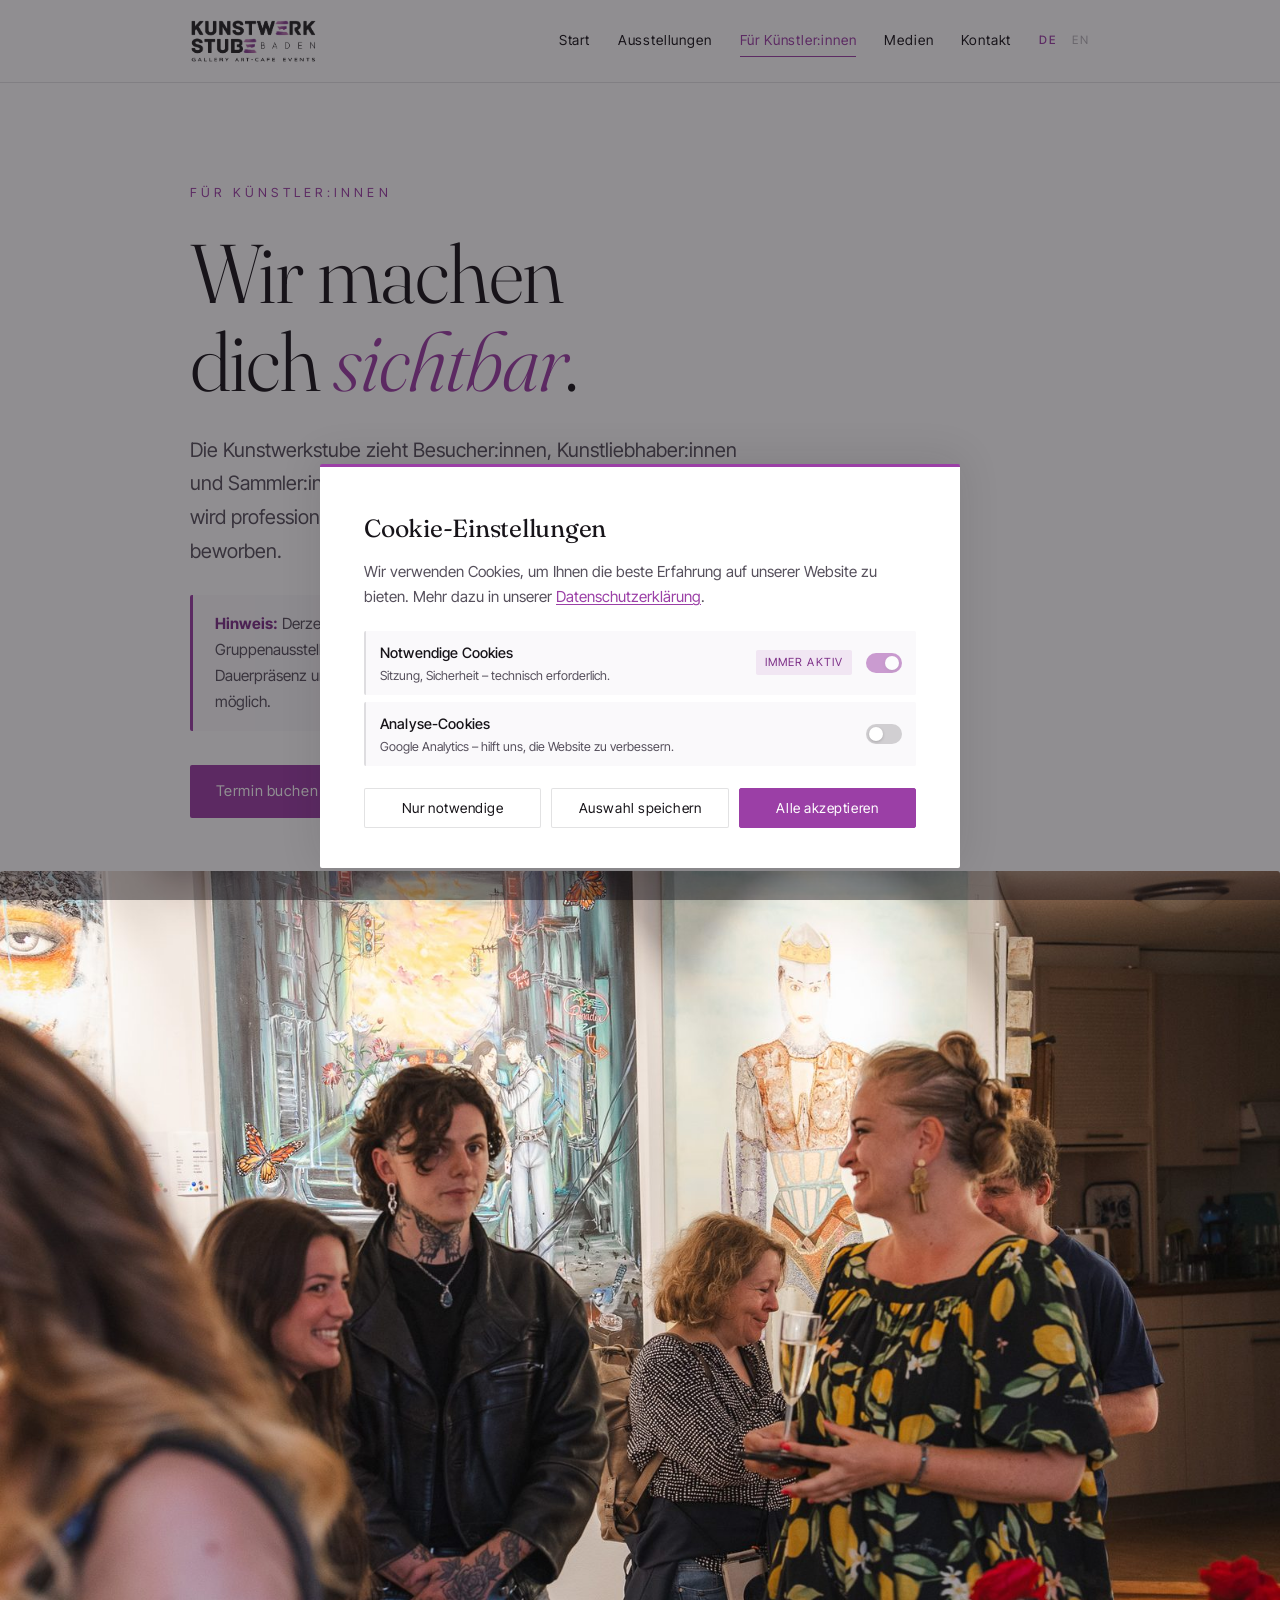
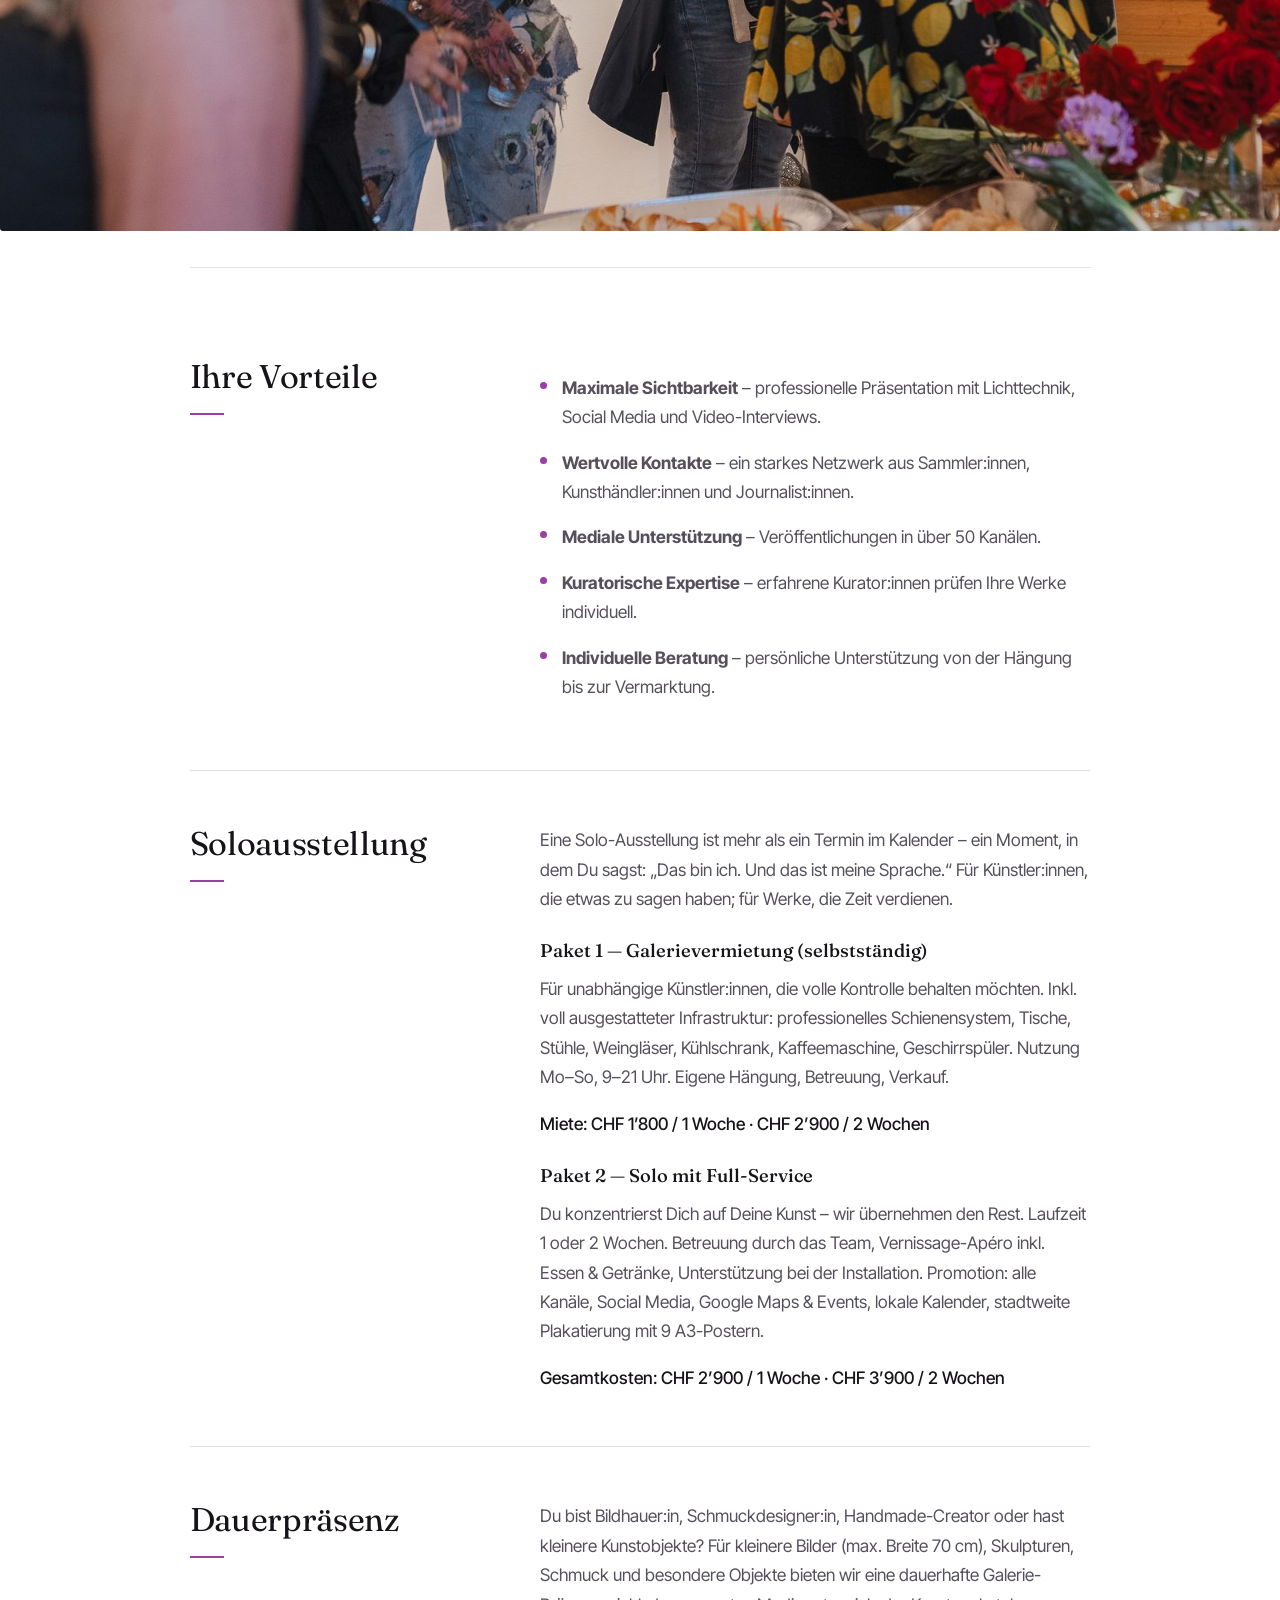
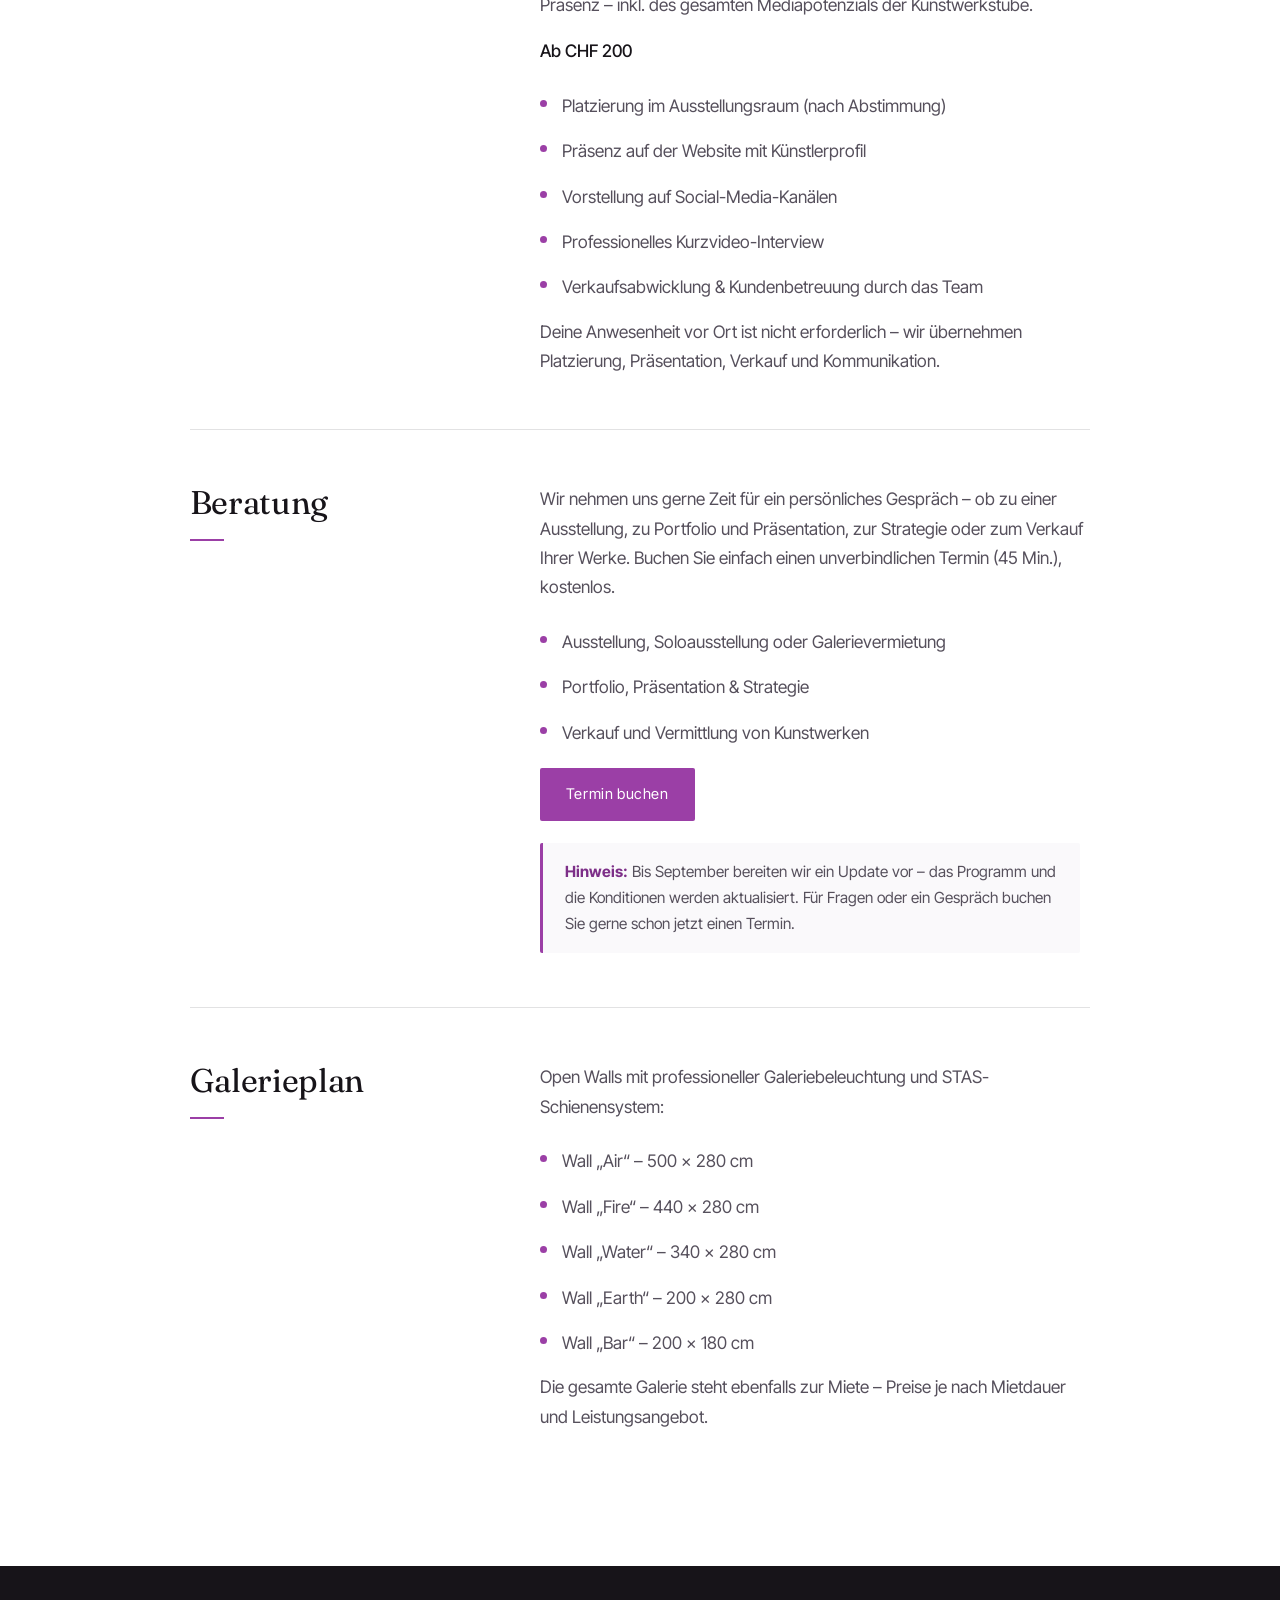
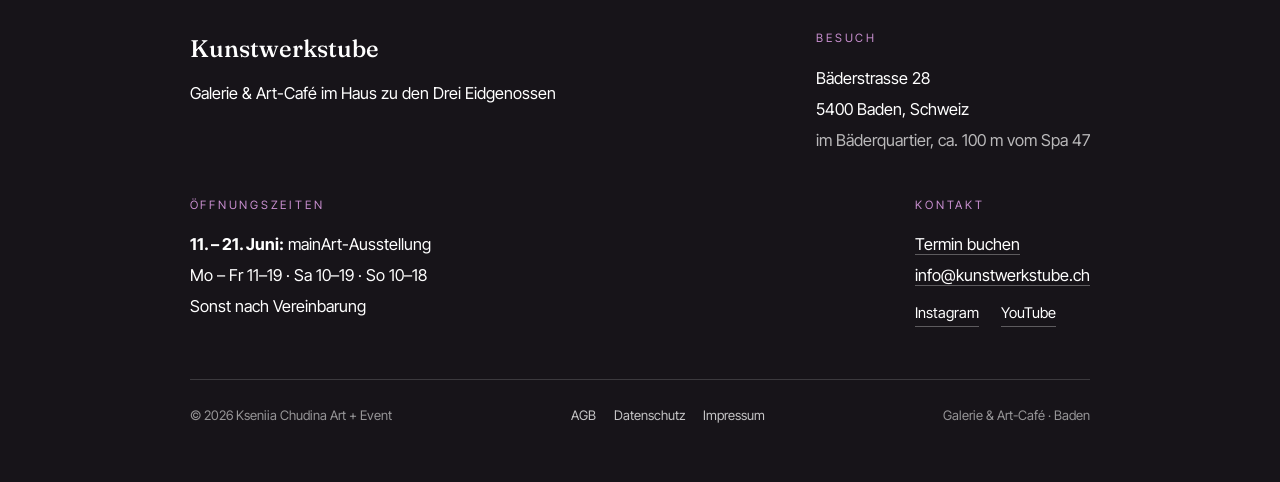
<file: kuenstler.html>
<!DOCTYPE html>
<html lang="de">
<head>
<meta charset="UTF-8">
<meta name="viewport" content="width=device-width, initial-scale=1">
<title>Für Künstler:innen — Kunstwerkstube Baden</title>
<meta name="description" content="Ausstellen in der Kunstwerkstube Baden: Formate, Preise, Bewerbung. Einzelausstellungen und Kooperationen im historischen Bäderquartier.">
<!-- SEO -->
<meta name="robots" content="index,follow">
<link rel="canonical" href="https://kunstwerkstube.ch/kuenstler.html">
<!-- Open Graph -->
<meta property="og:type" content="website">
<meta property="og:site_name" content="Kunstwerkstube Baden">
<meta property="og:url" content="https://kunstwerkstube.ch/kuenstler.html">
<meta property="og:title" content="Für Künstler:innen — Kunstwerkstube Baden">
<meta property="og:description" content="Ausstellen in der Kunstwerkstube Baden — Formate, Preise und Bewerbung.">
<meta property="og:image" content="https://kunstwerkstube.ch/img/vernissage-1.jpg">
<meta property="og:locale" content="de_CH">
<!-- Twitter Card -->
<meta name="twitter:card" content="summary_large_image">
<meta name="twitter:title" content="Für Künstler:innen — Kunstwerkstube Baden">
<meta name="twitter:description" content="Ausstellen in der Kunstwerkstube Baden — Formate, Preise und Bewerbung.">
<meta name="twitter:image" content="https://kunstwerkstube.ch/img/vernissage-1.jpg">
<link rel="preconnect" href="https://fonts.googleapis.com">
<link rel="preconnect" href="https://fonts.gstatic.com" crossorigin>
<link href="https://fonts.googleapis.com/css2?family=Fraunces:ital,opsz,wght@0,9..144,300..600;1,9..144,300..500&family=Inter+Tight:wght@300;400;500&display=swap" rel="stylesheet">
<link rel="stylesheet" href="style.css">
<!-- Google Analytics (consent-gated) -->
<script>
window.dataLayer = window.dataLayer || [];
function gtag(){dataLayer.push(arguments);}
// Default: deny all until user consents
gtag('consent', 'default', {
  analytics_storage: 'denied',
  ad_storage: 'denied',
  wait_for_update: 500
});
gtag('js', new Date());
gtag('config', 'G-V4GXK79TRN'); 
</script>
<script async src="https://www.googletagmanager.com/gtag/js?id=G-V4GXK79TRN"></script>
<script type="application/ld+json">
{
  "@context":"https://schema.org",
  "@type":"BreadcrumbList",
  "itemListElement":[
    {"@type":"ListItem","position":1,"name":"Start","item":"https://kunstwerkstube.ch/"},
    {"@type":"ListItem","position":2,"name":"Für Künstler:innen","item":"https://kunstwerkstube.ch/kuenstler.html"}
  ]
}
</script>
<link rel="ai-content-info" href="https://kunstwerkstube.ch/llms.txt">
<!-- Favicons -->
<link rel="icon" type="image/x-icon" href="/favicon.ico">
<link rel="icon" type="image/png" sizes="32x32" href="/favicon-32x32.png">
<link rel="icon" type="image/png" sizes="16x16" href="/favicon-16x16.png">
<link rel="icon" type="image/svg+xml" href="/favicon.svg">
<link rel="apple-touch-icon" sizes="180x180" href="/apple-touch-icon.png">
<link rel="manifest" href="/site.webmanifest">
</head>
<body>
<!-- ── Cookie Banner ─────────────────────────────────── -->
<div id="kw-cookie-overlay" role="dialog" aria-modal="true" aria-label="Cookie-Einstellungen">
  <div id="kw-cookie-banner">
    <p class="ck-title"><span data-de>Cookie-Einstellungen</span><span data-en>Cookie Settings</span></p>
    <p class="ck-lead">
      <span data-de>Wir verwenden Cookies, um Ihnen die beste Erfahrung auf unserer Website zu bieten. Mehr dazu in unserer <a href="datenschutz.html">Datenschutzerklärung</a>.</span>
      <span data-en>We use cookies to give you the best experience on our website. Learn more in our <a href="datenschutz.html">Privacy Policy</a>.</span>
    </p>
    <div class="ck-rows">
      <div class="ck-row">
        <div class="ck-row-info">
          <span class="ck-row-label"><span data-de>Notwendige Cookies</span><span data-en>Essential Cookies</span></span>
          <span class="ck-row-desc"><span data-de>Sitzung, Sicherheit – technisch erforderlich.</span><span data-en>Session, security – technically required.</span></span>
        </div>
        <span class="ck-badge"><span data-de>Immer aktiv</span><span data-en>Always on</span></span>
        <label class="kw-toggle" aria-label="Essential cookies – always active">
          <input type="checkbox" checked disabled><span class="kw-slider"></span>
        </label>
      </div>
      <div class="ck-row">
        <div class="ck-row-info">
          <span class="ck-row-label"><span data-de>Analyse-Cookies</span><span data-en>Analytics Cookies</span></span>
          <span class="ck-row-desc"><span data-de>Google Analytics – hilft uns, die Website zu verbessern.</span><span data-en>Google Analytics – helps us improve the website.</span></span>
        </div>
        <label class="kw-toggle" aria-label="Analytics cookies">
          <input type="checkbox" id="kw-analytics"><span class="kw-slider"></span>
        </label>
      </div>
    </div>
    <div class="ck-actions">
      <button class="ck-btn" onclick="kwSave({analytics:false})">
        <span data-de>Nur notwendige</span><span data-en>Essential only</span>
      </button>
      <button class="ck-btn" onclick="kwSaveSelection()">
        <span data-de>Auswahl speichern</span><span data-en>Save selection</span>
      </button>
      <button class="ck-btn ck-btn-primary" onclick="kwAcceptAll()">
        <span data-de>Alle akzeptieren</span><span data-en>Accept all</span>
      </button>
    </div>
    <div class="ck-saved" id="kw-saved" role="status" aria-live="polite">
      <span data-de>Einstellungen gespeichert.</span><span data-en>Settings saved.</span>
    </div>
  </div>
</div>

<nav class="nav">
  <div class="nav-inner">
    <a href="index.html" class="logo-link"><img class="logo" src="logo.png" alt="Kunstwerkstube Baden"></a>
    <button class="menu-toggle" aria-label="Menu" onclick="document.querySelector('.nav-links').classList.toggle('open')"><span></span><span></span><span></span></button>
    <div class="nav-links">
      <a class="navlink" href="index.html"><span data-de>Start</span><span data-en>Home</span></a>
<a class="navlink" href="ausstellungen.html"><span data-de>Ausstellungen</span><span data-en>Exhibitions</span></a>
<a class="navlink active" href="kuenstler.html"><span data-de>Für Künstler:innen</span><span data-en>For Artists</span></a>
<a class="navlink" href="medien.html"><span data-de>Medien</span><span data-en>Press</span></a>
<a class="navlink" href="kontakt.html"><span data-de>Kontakt</span><span data-en>Contact</span></a>
<div class="lang" role="group" aria-label="Sprache / Language">
        <button class="on" data-lang="de" aria-pressed="true">DE</button>
        <button data-lang="en" aria-pressed="false">EN</button>
      </div>
    </div>
  </div>
</nav>

<div class="wrap">
  <section class="hero">
    <div class="eyebrow"><span data-de>Für Künstler:innen</span><span data-en>For Artists</span></div>
    <h1><span data-de>Wir machen<br>dich <em>sichtbar</em>.</span><span data-en>We make<br>you <em>visible</em>.</span></h1>
    <p class="lede"><span data-de>Die Kunstwerkstube zieht Besucher:innen, Kunstliebhaber:innen und Sammler:innen aus der ganzen Schweiz an. Jede Ausstellung wird professionell begleitet und in über 50 Medienkanälen beworben.</span><span data-en>The Kunstwerkstube attracts visitors, art lovers and collectors from all over Switzerland. Every exhibition is professionally supported and promoted across more than 50 media channels.</span></p>
    <div class="notice"><span data-de><b>Hinweis:</b> Derzeit nehmen wir keine Bewerbungen für Gruppenausstellungen in der Galerie Baden entgegen. Soloausstellungen, Dauerpräsenz und Ausstellungen im Waldgasthaus Baldegg sind weiterhin möglich.</span><span data-en><b>Please note:</b> We are currently not accepting applications for group exhibitions at the Baden gallery. Solo exhibitions, permanent presence and exhibitions at Waldgasthaus Baldegg remain available.</span></div>
    <div class="cta-row"><a class="btn btn-primary" href="https://calendar.app.google/TNL2uckUNbEuzeev9" target="_blank" rel="noopener"><span data-de>Termin buchen</span><span data-en>Book an appointment</span></a></div>
  </section>
  </div>
  <img class="hero-img" src="img/vernissage-3.jpg" alt="<span data-de>Ausstellung in der Kunstwerkstube Baden</span><span data-en>Exhibition at Kunstwerkstube Baden</span>">
  <div class="wrap">
  <div class="rule"></div>
  <main>
    <div class="block"><h2><span data-de>Ihre Vorteile</span><span data-en>Your benefits</span></h2><div><ul>
      <li><span data-de><b>Maximale Sichtbarkeit</b> – professionelle Präsentation mit Lichttechnik, Social Media und Video-Interviews.</span><span data-en><b>Maximum visibility</b> — professional presentation with lighting, social media and video interviews.</span></li>
      <li><span data-de><b>Wertvolle Kontakte</b> – ein starkes Netzwerk aus Sammler:innen, Kunsthändler:innen und Journalist:innen.</span><span data-en><b>Valuable contacts</b> — a strong network of collectors, art dealers and journalists.</span></li>
      <li><span data-de><b>Mediale Unterstützung</b> – Veröffentlichungen in über 50 Kanälen.</span><span data-en><b>Media support</b> — publications across more than 50 channels.</span></li>
      <li><span data-de><b>Kuratorische Expertise</b> – erfahrene Kurator:innen prüfen Ihre Werke individuell.</span><span data-en><b>Curatorial expertise</b> — experienced curators review your works individually.</span></li>
      <li><span data-de><b>Individuelle Beratung</b> – persönliche Unterstützung von der Hängung bis zur Vermarktung.</span><span data-en><b>Individual advice</b> — personal support from hanging to marketing.</span></li>
    </ul></div></div>

    <div class="block"><h2><span data-de>Soloausstellung</span><span data-en>Solo exhibition</span></h2><div>
      <p><span data-de>Eine Solo-Ausstellung ist mehr als ein Termin im Kalender – ein Moment, in dem Du sagst: „Das bin ich. Und das ist meine Sprache.“ Für Künstler:innen, die etwas zu sagen haben; für Werke, die Zeit verdienen.</span><span data-en>A solo exhibition is more than a date in the calendar — a moment when you say: “This is me. And this is my language.” For artists who have something to say; for works that deserve time.</span></p>
      <h3><span data-de>Paket 1 — Galerievermietung (selbstständig)</span><span data-en>Package 1 — Gallery rental (independent)</span></h3>
      <p><span data-de>Für unabhängige Künstler:innen, die volle Kontrolle behalten möchten. Inkl. voll ausgestatteter Infrastruktur: professionelles Schienensystem, Tische, Stühle, Weingläser, Kühlschrank, Kaffeemaschine, Geschirrspüler. Nutzung Mo–So, 9–21 Uhr. Eigene Hängung, Betreuung, Verkauf.</span><span data-en>For independent artists who want to keep full control. Incl. fully equipped infrastructure: professional rail system, tables, chairs, wine glasses, fridge, coffee machine, dishwasher. Use Mon–Sun, 9 am–9 pm. Own hanging, supervision and sales.</span></p>
      <p style="color:var(--ink);font-weight:500"><span data-de>Miete: CHF 1’800 / 1 Woche · CHF 2’900 / 2 Wochen</span><span data-en>Rent: CHF 1,800 / 1 week · CHF 2,900 / 2 weeks</span></p>
      <h3><span data-de>Paket 2 — Solo mit Full-Service</span><span data-en>Package 2 — Solo with full service</span></h3>
      <p><span data-de>Du konzentrierst Dich auf Deine Kunst – wir übernehmen den Rest. Laufzeit 1 oder 2 Wochen. Betreuung durch das Team, Vernissage-Apéro inkl. Essen & Getränke, Unterstützung bei der Installation. Promotion: alle Kanäle, Social Media, Google Maps & Events, lokale Kalender, stadtweite Plakatierung mit 9 A3-Postern.</span><span data-en>You focus on your art — we handle the rest. Duration 1 or 2 weeks. Team supervision, vernissage apéro incl. food & drinks, installation support. Promotion: all channels, social media, Google Maps & Events, local calendars, city-wide postering with 9 A3 posters.</span></p>
      <p style="color:var(--ink);font-weight:500"><span data-de>Gesamtkosten: CHF 2’900 / 1 Woche · CHF 3’900 / 2 Wochen</span><span data-en>Total: CHF 2,900 / 1 week · CHF 3,900 / 2 weeks</span></p>
    </div></div>

    <div class="block"><h2><span data-de>Dauerpräsenz</span><span data-en>Permanent presence</span></h2><div>
      <p><span data-de>Du bist Bildhauer:in, Schmuckdesigner:in, Handmade-Creator oder hast kleinere Kunstobjekte? Für kleinere Bilder (max. Breite 70 cm), Skulpturen, Schmuck und besondere Objekte bieten wir eine dauerhafte Galerie-Präsenz – inkl. des gesamten Mediapotenzials der Kunstwerkstube.</span><span data-en>Are you a sculptor, jewellery designer, handmade creator or do you have smaller art objects? For smaller pictures (max. width 70 cm), sculptures, jewellery and special objects we offer a permanent gallery presence — incl. the full media potential of the Kunstwerkstube.</span></p>
      <p style="color:var(--ink);font-weight:500"><span data-de>Ab CHF 200</span><span data-en>From CHF 200</span></p>
      <ul>
        <li><span data-de>Platzierung im Ausstellungsraum (nach Abstimmung)</span><span data-en>Placement in the exhibition space (by arrangement)</span></li>
        <li><span data-de>Präsenz auf der Website mit Künstlerprofil</span><span data-en>Presence on the website with an artist profile</span></li>
        <li><span data-de>Vorstellung auf Social-Media-Kanälen</span><span data-en>Feature on social media channels</span></li>
        <li><span data-de>Professionelles Kurzvideo-Interview</span><span data-en>Professional short video interview</span></li>
        <li><span data-de>Verkaufsabwicklung & Kundenbetreuung durch das Team</span><span data-en>Sales handling & customer care by the team</span></li>
      </ul>
      <p><span data-de>Deine Anwesenheit vor Ort ist nicht erforderlich – wir übernehmen Platzierung, Präsentation, Verkauf und Kommunikation.</span><span data-en>Your presence on site is not required — we handle placement, presentation, sales and communication.</span></p>
    </div></div>



    <div class="block"><h2><span data-de>Beratung</span><span data-en>Consultation</span></h2><div>
      <p><span data-de>Wir nehmen uns gerne Zeit für ein persönliches Gespräch – ob zu einer Ausstellung, zu Portfolio und Präsentation, zur Strategie oder zum Verkauf Ihrer Werke. Buchen Sie einfach einen unverbindlichen Termin (45 Min.), kostenlos.</span><span data-en>We're happy to take time for a personal conversation — whether about an exhibition, portfolio and presentation, strategy or selling your works. Simply book a no-obligation appointment (45 min.), free of charge.</span></p>
      <ul>
        <li><span data-de>Ausstellung, Soloausstellung oder Galerievermietung</span><span data-en>Exhibition, solo show or gallery rental</span></li>
        <li><span data-de>Portfolio, Präsentation &amp; Strategie</span><span data-en>Portfolio, presentation &amp; strategy</span></li>
        <li><span data-de>Verkauf und Vermittlung von Kunstwerken</span><span data-en>Sale and placement of artworks</span></li>
      </ul>
      <p><a class="btn btn-primary" href="https://calendar.app.google/TNL2uckUNbEuzeev9" target="_blank" rel="noopener" style="margin-top:6px"><span data-de>Termin buchen</span><span data-en>Book an appointment</span></a></p>
      <div class="notice" style="margin-top:22px"><span data-de><b>Hinweis:</b> Bis September bereiten wir ein Update vor – das Programm und die Konditionen werden aktualisiert. Für Fragen oder ein Gespräch buchen Sie gerne schon jetzt einen Termin.</span><span data-en><b>Please note:</b> Until September we are preparing an update — the programme and conditions will be revised. For questions or a conversation, feel free to book an appointment already now.</span></div>
    </div></div>

    <div class="block"><h2><span data-de>Galerieplan</span><span data-en>Gallery plan</span></h2><div>
      <p><span data-de>Open Walls mit professioneller Galeriebeleuchtung und STAS-Schienensystem:</span><span data-en>Open walls with professional gallery lighting and a STAS rail system:</span></p>
      <ul>
        <li><span data-de>Wall „Air“ – 500 × 280 cm</span><span data-en>Wall “Air” — 500 × 280 cm</span></li>
        <li><span data-de>Wall „Fire“ – 440 × 280 cm</span><span data-en>Wall “Fire” — 440 × 280 cm</span></li>
        <li><span data-de>Wall „Water“ – 340 × 280 cm</span><span data-en>Wall “Water” — 340 × 280 cm</span></li>
        <li><span data-de>Wall „Earth“ – 200 × 280 cm</span><span data-en>Wall “Earth” — 200 × 280 cm</span></li>
        <li><span data-de>Wall „Bar“ – 200 × 180 cm</span><span data-en>Wall “Bar” — 200 × 180 cm</span></li>
      </ul>
      <p><span data-de>Die gesamte Galerie steht ebenfalls zur Miete – Preise je nach Mietdauer und Leistungsangebot.</span><span data-en>The entire gallery is also available for rent — prices depending on rental period and services.</span></p>
    </div></div>
  </main>
</div>
<footer><div class="fwrap"><div class="fgrid">
  <div><div class="fbrand">Kunstwerkstube</div>
    <p data-de>Galerie &amp; Art-Café im Haus zu den Drei Eidgenossen</p>
    <p data-en>Gallery &amp; art café in the Haus zu den Drei Eidgenossen</p></div>
  <div><div class="lbl"><span data-de>Besuch</span><span data-en>Visit</span></div>
    <p>Bäderstrasse 28<br>5400 Baden, Schweiz<br><span data-de style="opacity:.7">im Bäderquartier, ca. 100 m vom Spa 47</span><span data-en style="opacity:.7">in the spa quarter, approx. 100 m from Spa 47</span></p></div>
  <div><div class="lbl"><span data-de>Öffnungszeiten</span><span data-en>Opening hours</span></div>
    <p><span data-de><b>11. – 21. Juni:</b> mainArt-Ausstellung<br>Mo – Fr 11–19 · Sa 10–19 · So 10–18<br>Sonst nach Vereinbarung</span><span data-en><b>11 – 21 June:</b> mainArt exhibition<br>Mon – Fri 11–19 · Sat 10–19 · Sun 10–18<br>Otherwise by appointment</span></p></div>
  <div><div class="lbl"><span data-de>Kontakt</span><span data-en>Contact</span></div>
    <p><a href="https://calendar.app.google/TNL2uckUNbEuzeev9" target="_blank" rel="noopener"><span data-de>Termin buchen</span><span data-en>Book an appointment</span></a><br><a href="mailto:info@kunstwerkstube.ch">info@kunstwerkstube.ch</a></p>
    <div class="social">
      <a href="https://www.instagram.com/kunst.werkstube/" target="_blank" rel="noopener">Instagram</a>
      <a href="https://www.youtube.com/@Kunstwerkstube" target="_blank" rel="noopener">YouTube</a>
    </div></div>
</div><div class="colophon">
  <span>© 2026 Kseniia Chudina Art + Event</span>
  <span style="display:flex;gap:18px;flex-wrap:wrap">
    <a href="agb.html" style="border:none;opacity:.75"><span data-de>AGB</span><span data-en>Terms</span></a>
    <a href="datenschutz.html" style="border:none;opacity:.75"><span data-de>Datenschutz</span><span data-en>Privacy</span></a>
    <a href="impressum.html" style="border:none;opacity:.75">Impressum</a>
  </span>
  <span data-de>Galerie &amp; Art-Café · Baden</span><span data-en>Gallery &amp; Art Café · Baden</span>
</div></div></footer>
<script>
var buttons=document.querySelectorAll('.lang button');
function setLang(l){document.documentElement.lang=l;buttons.forEach(function(x){var on=x.dataset.lang===l;x.classList.toggle('on',on);x.setAttribute('aria-pressed',on);});try{localStorage.setItem('kw_lang',l)}catch(e){}}
buttons.forEach(function(b){b.addEventListener('click',function(){setLang(b.dataset.lang)})});
try{var s=localStorage.getItem('kw_lang');if(s)setLang(s);}catch(e){}
</script>
<script>

// ── Cookie consent ───────────────────────────────────────
(function(){
  var KW='kw_cookie_consent';
  var existing=null;
  try{existing=localStorage.getItem(KW);}catch(e){}
  if(existing){
    document.getElementById('kw-cookie-overlay').style.display='none';
    applyConsent(JSON.parse(existing));return;
  }
  function kwAcceptAll(){
    document.getElementById('kw-analytics').checked=true;
    kwSave({analytics:true});
  }
  function kwSaveSelection(){
    kwSave({analytics:document.getElementById('kw-analytics').checked});
  }
  window.kwAcceptAll=kwAcceptAll;
  window.kwSaveSelection=kwSaveSelection;
  window.kwSave=function(consent){
    try{localStorage.setItem(KW,JSON.stringify(consent));}catch(e){}
    applyConsent(consent);
    document.getElementById('kw-saved').style.display='block';
    setTimeout(function(){
      document.getElementById('kw-cookie-overlay').style.display='none';
    },900);
  };
  function applyConsent(c){
    if(c.analytics){
      if(typeof gtag === 'function'){
        gtag('consent', 'update', {analytics_storage: 'granted'});
      }
    }
  }
})();

</script>
</body></html>
</file>
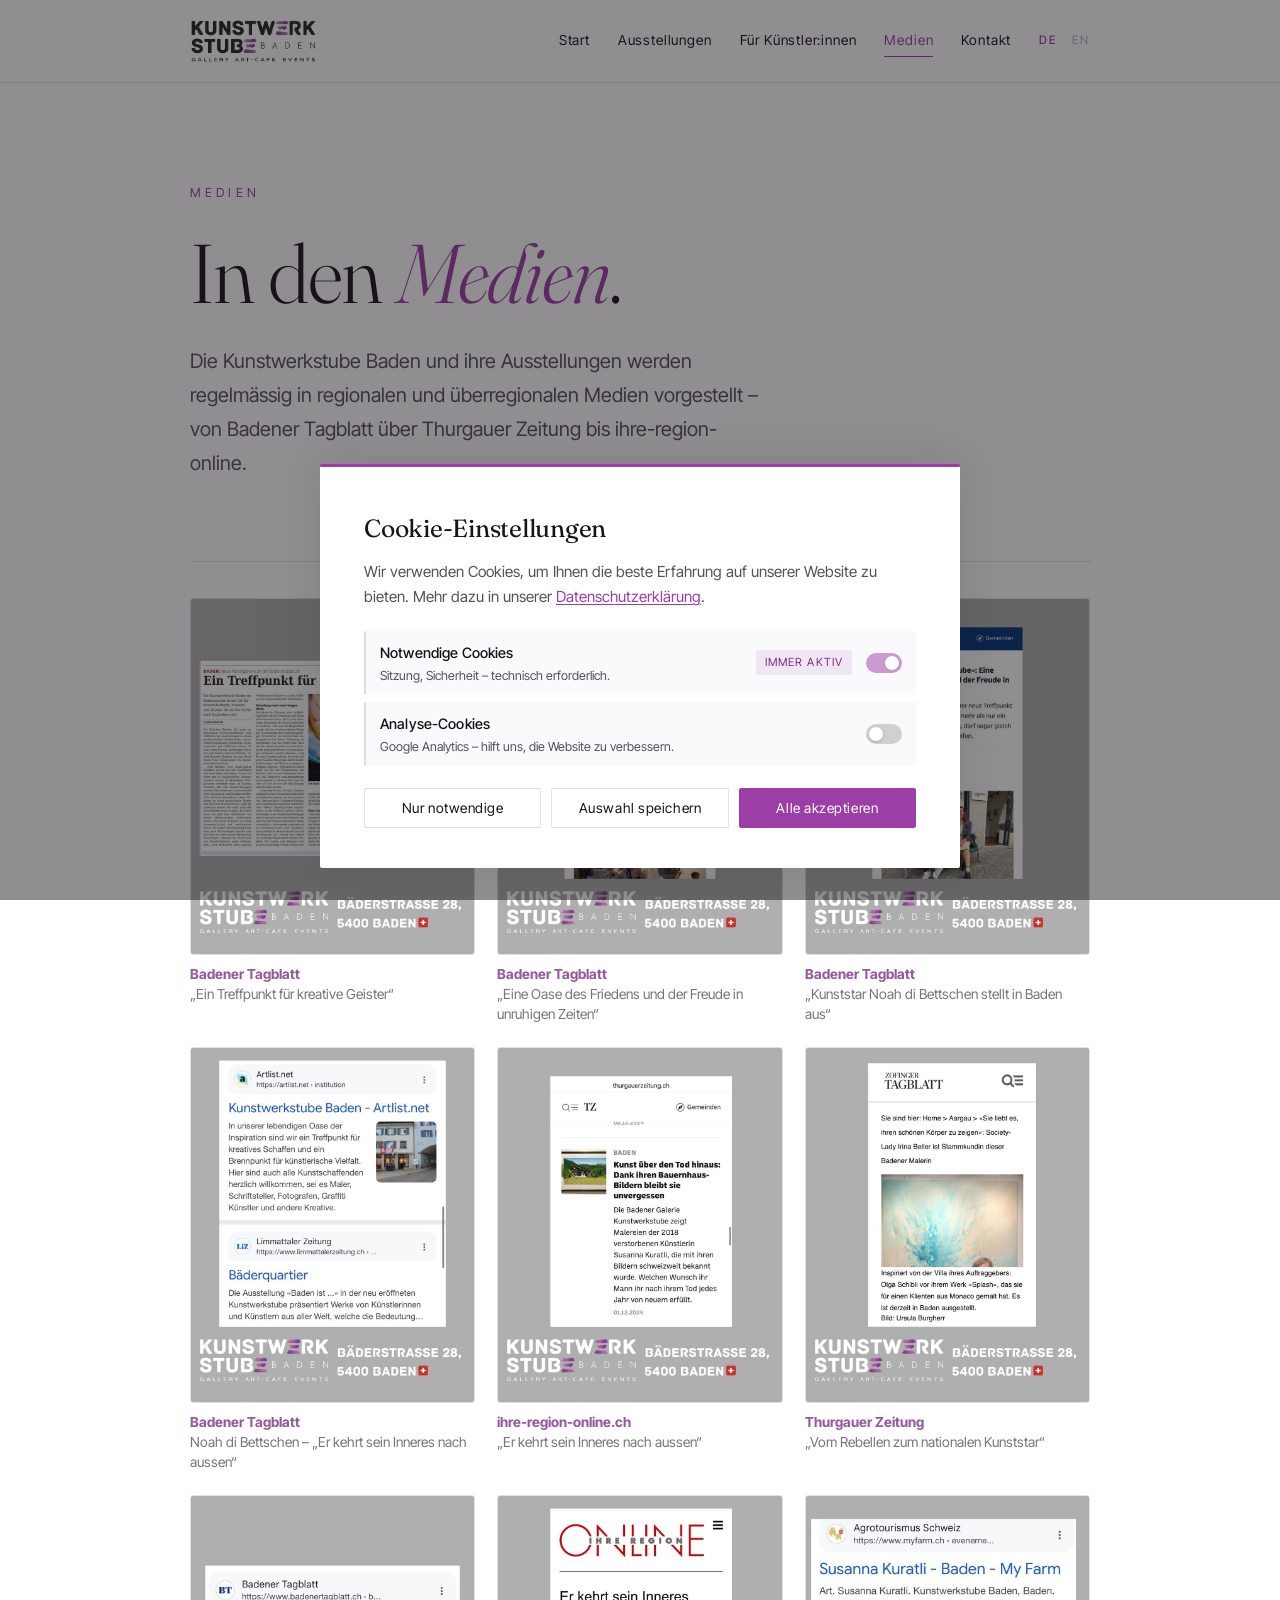
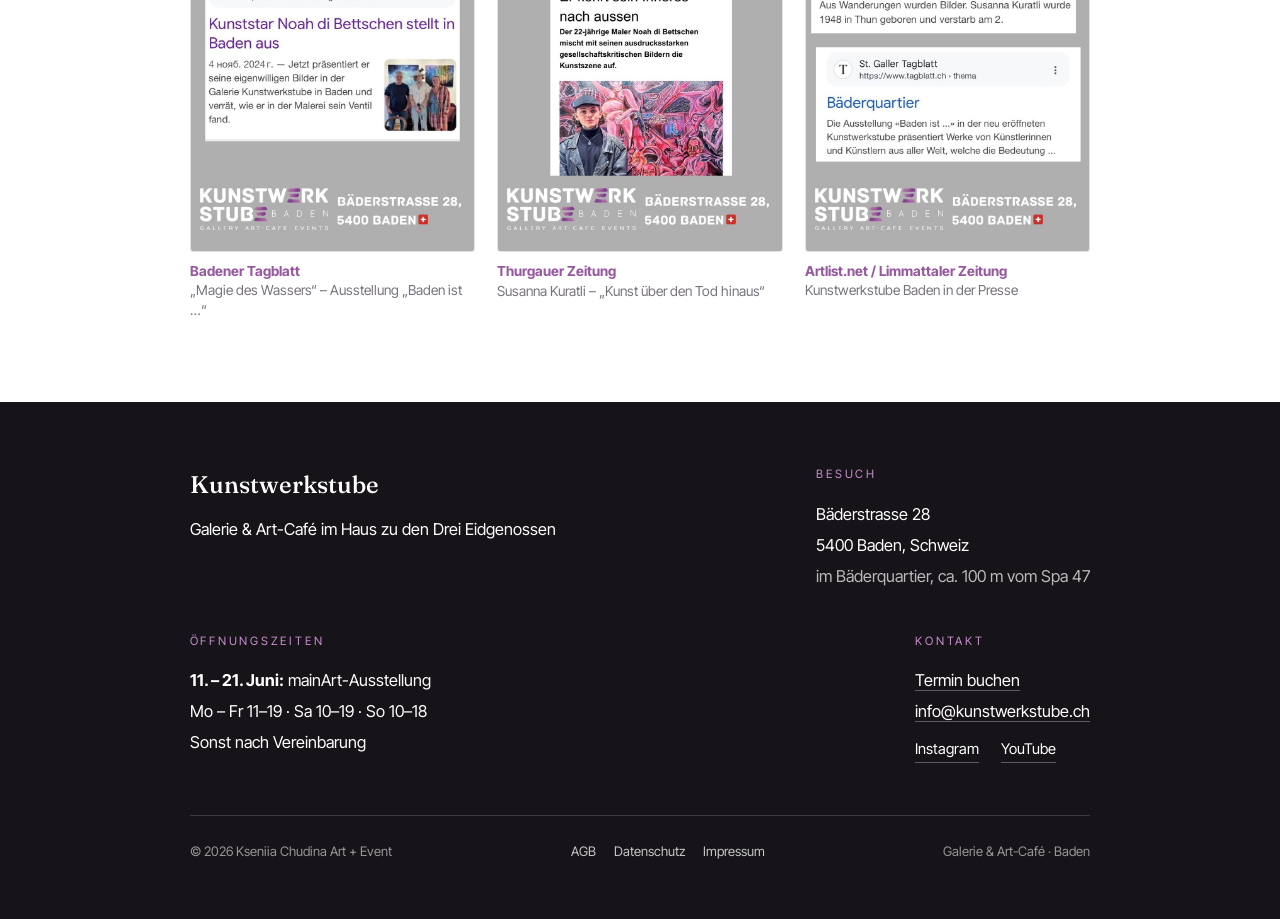
<file: medien.html>
<!DOCTYPE html>
<html lang="de">
<head>
<meta charset="UTF-8">
<meta name="viewport" content="width=device-width, initial-scale=1">
<title>Presse & Medien — Kunstwerkstube Baden</title>
<meta name="description" content="Pressematerial, Medienberichte und Pressefotos der Kunstwerkstube Baden.">
<!-- SEO -->
<meta name="robots" content="index,follow">
<link rel="canonical" href="https://kunstwerkstube.ch/medien.html">
<!-- Open Graph -->
<meta property="og:type" content="website">
<meta property="og:site_name" content="Kunstwerkstube Baden">
<meta property="og:url" content="https://kunstwerkstube.ch/medien.html">
<meta property="og:title" content="Presse & Medien — Kunstwerkstube Baden">
<meta property="og:description" content="Pressematerial und Medienberichte der Kunstwerkstube Baden.">
<meta property="og:image" content="https://kunstwerkstube.ch/img/vernissage-1.jpg">
<meta property="og:locale" content="de_CH">
<!-- Twitter Card -->
<meta name="twitter:card" content="summary_large_image">
<meta name="twitter:title" content="Presse & Medien — Kunstwerkstube Baden">
<meta name="twitter:description" content="Pressematerial und Medienberichte der Kunstwerkstube Baden.">
<meta name="twitter:image" content="https://kunstwerkstube.ch/img/vernissage-1.jpg">
<link rel="preconnect" href="https://fonts.googleapis.com">
<link rel="preconnect" href="https://fonts.gstatic.com" crossorigin>
<link href="https://fonts.googleapis.com/css2?family=Fraunces:ital,opsz,wght@0,9..144,300..600;1,9..144,300..500&family=Inter+Tight:wght@300;400;500&display=swap" rel="stylesheet">
<link rel="stylesheet" href="style.css">
<!-- Google Analytics (consent-gated) -->
<script>
window.dataLayer = window.dataLayer || [];
function gtag(){dataLayer.push(arguments);}
// Default: deny all until user consents
gtag('consent', 'default', {
  analytics_storage: 'denied',
  ad_storage: 'denied',
  wait_for_update: 500
});
gtag('js', new Date());
gtag('config', 'G-V4GXK79TRN'); 
</script>
<script async src="https://www.googletagmanager.com/gtag/js?id=G-V4GXK79TRN"></script>
<script type="application/ld+json">
{
  "@context":"https://schema.org",
  "@type":"BreadcrumbList",
  "itemListElement":[
    {"@type":"ListItem","position":1,"name":"Start","item":"https://kunstwerkstube.ch/"},
    {"@type":"ListItem","position":2,"name":"Medien","item":"https://kunstwerkstube.ch/medien.html"}
  ]
}
</script>
<link rel="ai-content-info" href="https://kunstwerkstube.ch/llms.txt">
<!-- Favicons -->
<link rel="icon" type="image/x-icon" href="/favicon.ico">
<link rel="icon" type="image/png" sizes="32x32" href="/favicon-32x32.png">
<link rel="icon" type="image/png" sizes="16x16" href="/favicon-16x16.png">
<link rel="icon" type="image/svg+xml" href="/favicon.svg">
<link rel="apple-touch-icon" sizes="180x180" href="/apple-touch-icon.png">
<link rel="manifest" href="/site.webmanifest">
</head>
<body>
<!-- ── Cookie Banner ─────────────────────────────────── -->
<div id="kw-cookie-overlay" role="dialog" aria-modal="true" aria-label="Cookie-Einstellungen">
  <div id="kw-cookie-banner">
    <p class="ck-title"><span data-de>Cookie-Einstellungen</span><span data-en>Cookie Settings</span></p>
    <p class="ck-lead">
      <span data-de>Wir verwenden Cookies, um Ihnen die beste Erfahrung auf unserer Website zu bieten. Mehr dazu in unserer <a href="datenschutz.html">Datenschutzerklärung</a>.</span>
      <span data-en>We use cookies to give you the best experience on our website. Learn more in our <a href="datenschutz.html">Privacy Policy</a>.</span>
    </p>
    <div class="ck-rows">
      <div class="ck-row">
        <div class="ck-row-info">
          <span class="ck-row-label"><span data-de>Notwendige Cookies</span><span data-en>Essential Cookies</span></span>
          <span class="ck-row-desc"><span data-de>Sitzung, Sicherheit – technisch erforderlich.</span><span data-en>Session, security – technically required.</span></span>
        </div>
        <span class="ck-badge"><span data-de>Immer aktiv</span><span data-en>Always on</span></span>
        <label class="kw-toggle" aria-label="Essential cookies – always active">
          <input type="checkbox" checked disabled><span class="kw-slider"></span>
        </label>
      </div>
      <div class="ck-row">
        <div class="ck-row-info">
          <span class="ck-row-label"><span data-de>Analyse-Cookies</span><span data-en>Analytics Cookies</span></span>
          <span class="ck-row-desc"><span data-de>Google Analytics – hilft uns, die Website zu verbessern.</span><span data-en>Google Analytics – helps us improve the website.</span></span>
        </div>
        <label class="kw-toggle" aria-label="Analytics cookies">
          <input type="checkbox" id="kw-analytics"><span class="kw-slider"></span>
        </label>
      </div>
    </div>
    <div class="ck-actions">
      <button class="ck-btn" onclick="kwSave({analytics:false})">
        <span data-de>Nur notwendige</span><span data-en>Essential only</span>
      </button>
      <button class="ck-btn" onclick="kwSaveSelection()">
        <span data-de>Auswahl speichern</span><span data-en>Save selection</span>
      </button>
      <button class="ck-btn ck-btn-primary" onclick="kwAcceptAll()">
        <span data-de>Alle akzeptieren</span><span data-en>Accept all</span>
      </button>
    </div>
    <div class="ck-saved" id="kw-saved" role="status" aria-live="polite">
      <span data-de>Einstellungen gespeichert.</span><span data-en>Settings saved.</span>
    </div>
  </div>
</div>

<nav class="nav">
  <div class="nav-inner">
    <a href="index.html" class="logo-link"><img class="logo" src="logo.png" alt="Kunstwerkstube Baden"></a>
    <button class="menu-toggle" aria-label="Menu" onclick="document.querySelector('.nav-links').classList.toggle('open')"><span></span><span></span><span></span></button>
    <div class="nav-links">
      <a class="navlink" href="index.html"><span data-de>Start</span><span data-en>Home</span></a>
<a class="navlink" href="ausstellungen.html"><span data-de>Ausstellungen</span><span data-en>Exhibitions</span></a>
<a class="navlink" href="kuenstler.html"><span data-de>Für Künstler:innen</span><span data-en>For Artists</span></a>
<a class="navlink active" href="medien.html"><span data-de>Medien</span><span data-en>Press</span></a>
<a class="navlink" href="kontakt.html"><span data-de>Kontakt</span><span data-en>Contact</span></a>
<div class="lang" role="group" aria-label="Sprache / Language">
        <button class="on" data-lang="de" aria-pressed="true">DE</button>
        <button data-lang="en" aria-pressed="false">EN</button>
      </div>
    </div>
  </div>
</nav>

<div class="wrap">
  <section class="hero">
    <div class="eyebrow"><span data-de>Medien</span><span data-en>Press</span></div>
    <h1><span data-de>In den <em>Medien</em>.</span><span data-en>In the <em>press</em>.</span></h1>
    <p class="lede"><span data-de>Die Kunstwerkstube Baden und ihre Ausstellungen werden regelmässig in regionalen und überregionalen Medien vorgestellt – von Badener Tagblatt über Thurgauer Zeitung bis ihre-region-online.</span><span data-en>Kunstwerkstube Baden and its exhibitions are regularly featured in regional and national media — from Badener Tagblatt to Thurgauer Zeitung and ihre-region-online.</span></p>
  </section>
  <div class="rule"></div>
  <main>
    <div class="press-grid">
      <figure class="press-card">
  <img src="img/press-1.jpg" alt="Badener Tagblatt" loading="lazy">
  <figcaption><b>Badener Tagblatt</b><br><span data-de>„Ein Treffpunkt für kreative Geister“</span><span data-en>“A meeting place for creative spirits”</span></figcaption>
</figure>
<figure class="press-card">
  <img src="img/press-4.jpg" alt="Badener Tagblatt" loading="lazy">
  <figcaption><b>Badener Tagblatt</b><br><span data-de>„Eine Oase des Friedens und der Freude in unruhigen Zeiten“</span><span data-en>“An oasis of peace and joy in turbulent times”</span></figcaption>
</figure>
<figure class="press-card">
  <img src="img/press-3.jpg" alt="Badener Tagblatt" loading="lazy">
  <figcaption><b>Badener Tagblatt</b><br><span data-de>„Kunststar Noah di Bettschen stellt in Baden aus“</span><span data-en>“Art star Noah di Bettschen exhibits in Baden”</span></figcaption>
</figure>
<figure class="press-card">
  <img src="img/press-7.jpg" alt="Badener Tagblatt" loading="lazy">
  <figcaption><b>Badener Tagblatt</b><br><span data-de>Noah di Bettschen – „Er kehrt sein Inneres nach aussen“</span><span data-en>Noah di Bettschen — “He turns his inner self outward”</span></figcaption>
</figure>
<figure class="press-card">
  <img src="img/press-5.jpg" alt="ihre-region-online.ch" loading="lazy">
  <figcaption><b>ihre-region-online.ch</b><br><span data-de>„Er kehrt sein Inneres nach aussen“</span><span data-en>“He turns his inner self outward”</span></figcaption>
</figure>
<figure class="press-card">
  <img src="img/press-8.jpg" alt="Thurgauer Zeitung" loading="lazy">
  <figcaption><b>Thurgauer Zeitung</b><br><span data-de>„Vom Rebellen zum nationalen Kunststar“</span><span data-en>“From rebel to national art star”</span></figcaption>
</figure>
<figure class="press-card">
  <img src="img/press-2.jpg" alt="Badener Tagblatt" loading="lazy">
  <figcaption><b>Badener Tagblatt</b><br><span data-de>„Magie des Wassers“ – Ausstellung „Baden ist …“</span><span data-en>“Magic of water” — exhibition “Baden ist …”</span></figcaption>
</figure>
<figure class="press-card">
  <img src="img/press-6.jpg" alt="Thurgauer Zeitung" loading="lazy">
  <figcaption><b>Thurgauer Zeitung</b><br><span data-de>Susanna Kuratli – „Kunst über den Tod hinaus“</span><span data-en>Susanna Kuratli — “Art beyond death”</span></figcaption>
</figure>
<figure class="press-card">
  <img src="img/press-9.jpg" alt="Artlist.net / Limmattaler Zeitung" loading="lazy">
  <figcaption><b>Artlist.net / Limmattaler Zeitung</b><br><span data-de>Kunstwerkstube Baden in der Presse</span><span data-en>Kunstwerkstube Baden in the press</span></figcaption>
</figure>

    </div>
  </main>
</div>
<footer><div class="fwrap"><div class="fgrid">
  <div><div class="fbrand">Kunstwerkstube</div>
    <p data-de>Galerie &amp; Art-Café im Haus zu den Drei Eidgenossen</p>
    <p data-en>Gallery &amp; art café in the Haus zu den Drei Eidgenossen</p></div>
  <div><div class="lbl"><span data-de>Besuch</span><span data-en>Visit</span></div>
    <p>Bäderstrasse 28<br>5400 Baden, Schweiz<br><span data-de style="opacity:.7">im Bäderquartier, ca. 100 m vom Spa 47</span><span data-en style="opacity:.7">in the spa quarter, approx. 100 m from Spa 47</span></p></div>
  <div><div class="lbl"><span data-de>Öffnungszeiten</span><span data-en>Opening hours</span></div>
    <p><span data-de><b>11. – 21. Juni:</b> mainArt-Ausstellung<br>Mo – Fr 11–19 · Sa 10–19 · So 10–18<br>Sonst nach Vereinbarung</span><span data-en><b>11 – 21 June:</b> mainArt exhibition<br>Mon – Fri 11–19 · Sat 10–19 · Sun 10–18<br>Otherwise by appointment</span></p></div>
  <div><div class="lbl"><span data-de>Kontakt</span><span data-en>Contact</span></div>
    <p><a href="https://calendar.app.google/TNL2uckUNbEuzeev9" target="_blank" rel="noopener"><span data-de>Termin buchen</span><span data-en>Book an appointment</span></a><br><a href="mailto:info@kunstwerkstube.ch">info@kunstwerkstube.ch</a></p>
    <div class="social">
      <a href="https://www.instagram.com/kunst.werkstube/" target="_blank" rel="noopener">Instagram</a>
      <a href="https://www.youtube.com/@Kunstwerkstube" target="_blank" rel="noopener">YouTube</a>
    </div></div>
</div><div class="colophon">
  <span>© 2026 Kseniia Chudina Art + Event</span>
  <span style="display:flex;gap:18px;flex-wrap:wrap">
    <a href="agb.html" style="border:none;opacity:.75"><span data-de>AGB</span><span data-en>Terms</span></a>
    <a href="datenschutz.html" style="border:none;opacity:.75"><span data-de>Datenschutz</span><span data-en>Privacy</span></a>
    <a href="impressum.html" style="border:none;opacity:.75">Impressum</a>
  </span>
  <span data-de>Galerie &amp; Art-Café · Baden</span><span data-en>Gallery &amp; Art Café · Baden</span>
</div></div></footer>
<script>
var buttons=document.querySelectorAll('.lang button');
function setLang(l){document.documentElement.lang=l;buttons.forEach(function(x){var on=x.dataset.lang===l;x.classList.toggle('on',on);x.setAttribute('aria-pressed',on);});try{localStorage.setItem('kw_lang',l)}catch(e){}}
buttons.forEach(function(b){b.addEventListener('click',function(){setLang(b.dataset.lang)})});
try{var s=localStorage.getItem('kw_lang');if(s)setLang(s);}catch(e){}
</script>
<script>

// ── Cookie consent ───────────────────────────────────────
(function(){
  var KW='kw_cookie_consent';
  var existing=null;
  try{existing=localStorage.getItem(KW);}catch(e){}
  if(existing){
    document.getElementById('kw-cookie-overlay').style.display='none';
    applyConsent(JSON.parse(existing));return;
  }
  function kwAcceptAll(){
    document.getElementById('kw-analytics').checked=true;
    kwSave({analytics:true});
  }
  function kwSaveSelection(){
    kwSave({analytics:document.getElementById('kw-analytics').checked});
  }
  window.kwAcceptAll=kwAcceptAll;
  window.kwSaveSelection=kwSaveSelection;
  window.kwSave=function(consent){
    try{localStorage.setItem(KW,JSON.stringify(consent));}catch(e){}
    applyConsent(consent);
    document.getElementById('kw-saved').style.display='block';
    setTimeout(function(){
      document.getElementById('kw-cookie-overlay').style.display='none';
    },900);
  };
  function applyConsent(c){
    if(c.analytics){
      if(typeof gtag === 'function'){
        gtag('consent', 'update', {analytics_storage: 'granted'});
      }
    }
  }
})();

</script>
</body></html>
</file>
<file: style.css>
:root{
  --paper:#ffffff;
  --paper-2:#faf9fb;
  --ink:#171419;
  --ink-soft:#56505c;
  --violet:#9b3fa6;
  --violet-deep:#7d2f88;
  --line:rgba(23,20,25,.12);
}
*{margin:0;padding:0;box-sizing:border-box}
html{-webkit-font-smoothing:antialiased;text-rendering:optimizeLegibility;scroll-behavior:smooth}
body{
  background:var(--paper);color:var(--ink);
  font-family:"Inter Tight",system-ui,sans-serif;
  font-weight:400;line-height:1.7;overflow-x:hidden;
}
.wrap{position:relative;z-index:2;max-width:1080px;margin:0 auto;padding:0 7vw}

/* NAV */
.nav{
  position:sticky;top:0;z-index:50;
  background:rgba(255,255,255,.92);backdrop-filter:blur(10px);
  border-bottom:1px solid var(--line);
}
.nav-inner{
  max-width:1080px;margin:0 auto;padding:18px 7vw;
  display:flex;align-items:center;justify-content:space-between;gap:20px;
}
.nav a.logo-link{display:flex;align-items:center;flex:none}
.nav img.logo{height:46px;width:auto;display:block}
.nav-links{display:flex;align-items:center;gap:28px;flex-wrap:wrap}
.nav-links a{
  color:var(--ink);text-decoration:none;
  font-size:.86rem;letter-spacing:.06em;
  padding:4px 0;border-bottom:1.5px solid transparent;transition:border-color .2s,color .2s;
}
.nav-links a:hover{color:var(--violet)}
.nav-links a.active{border-color:var(--violet);color:var(--violet)}
.lang{display:flex;gap:14px;font-size:.72rem;letter-spacing:.2em;text-transform:uppercase}
.lang button{
  background:none;border:none;font:inherit;color:var(--ink-soft);cursor:pointer;
  letter-spacing:.2em;padding:0;opacity:.45;transition:opacity .25s;
}
.lang button.on{opacity:1;color:var(--violet);font-weight:500}
.lang button:hover{opacity:1}
.menu-toggle{display:none;background:none;border:none;cursor:pointer;padding:6px}
.menu-toggle span{display:block;width:24px;height:2px;background:var(--ink);margin:5px 0;transition:.3s}

/* HERO */
.hero{padding:clamp(56px,11vh,120px) 0 clamp(30px,5vh,56px)}
.eyebrow{
  font-size:.78rem;letter-spacing:.34em;text-transform:uppercase;
  color:var(--violet);margin-bottom:26px;
  opacity:0;animation:rise .9s .1s forwards;
}
h1{
  font-family:"Fraunces",serif;font-weight:300;
  font-size:clamp(2.4rem,7vw,5.2rem);line-height:1.06;
  letter-spacing:-.015em;margin-bottom:28px;
  opacity:0;animation:rise 1s .22s forwards;
}
h1 em{font-style:italic;color:var(--violet)}
.lede{
  font-size:clamp(1.05rem,1.7vw,1.24rem);color:var(--ink-soft);
  max-width:52ch;opacity:0;animation:rise 1s .36s forwards;
}
.cta-row{margin-top:34px;display:flex;gap:16px;flex-wrap:wrap;opacity:0;animation:rise 1s .5s forwards}
.btn{
  display:inline-flex;align-items:center;gap:10px;
  font-size:.92rem;letter-spacing:.04em;text-decoration:none;
  padding:14px 26px;border-radius:2px;transition:.2s;
}
.btn-primary{background:var(--violet);color:#fff}
.btn-primary:hover{background:var(--violet-deep)}
.btn-ghost{border:1px solid var(--violet);color:var(--violet-deep)}
.btn-ghost:hover{background:var(--violet);color:#fff}

.rule{
  height:1px;background:var(--line);margin:clamp(24px,4vh,48px) 0;
  transform:scaleX(0);transform-origin:left;
  animation:line 1.3s .55s forwards cubic-bezier(.22,1,.36,1);
}

/* CONTENT BLOCKS */
.block{
  display:grid;grid-template-columns:minmax(0,2.6fr) minmax(0,5fr);
  gap:clamp(20px,5vw,72px);
  padding:clamp(34px,6vh,56px) 0;border-bottom:1px solid var(--line);
}
.block:last-of-type{border-bottom:none}
.block h2{
  font-family:"Fraunces",serif;font-weight:400;
  font-size:clamp(1.5rem,3vw,2.05rem);line-height:1.12;
  letter-spacing:-.01em;align-self:start;position:sticky;top:90px;
}
.block h2::after{content:"";display:block;width:34px;height:2px;background:var(--violet);margin-top:18px}
.block p{font-size:clamp(1rem,1.35vw,1.1rem);color:var(--ink-soft);margin-bottom:1em}
.block p:last-child{margin-bottom:0}
.block ul{list-style:none;margin:.4em 0;color:var(--ink-soft);font-size:clamp(1rem,1.35vw,1.1rem)}
.block ul li{padding:8px 0 8px 22px;position:relative}
.block ul li::before{content:"";position:absolute;left:0;top:17px;width:7px;height:7px;background:var(--violet);border-radius:50%}
.block h3{font-family:"Fraunces",serif;font-weight:500;font-size:1.15rem;margin:1.2em 0 .4em;color:var(--ink)}
.block h3:first-child{margin-top:0}

/* SIMPLE SECTION (full width) */
.section{padding:clamp(34px,6vh,56px) 0;border-bottom:1px solid var(--line)}
.section:last-of-type{border-bottom:none}
.section h2{
  font-family:"Fraunces",serif;font-weight:400;
  font-size:clamp(1.6rem,3.4vw,2.3rem);margin-bottom:8px;letter-spacing:-.01em;
}
.section .sub{color:var(--violet);font-size:.8rem;letter-spacing:.2em;text-transform:uppercase;margin-bottom:24px}

/* EXHIBITION LIST */
.year-head{
  font-family:"Fraunces",serif;font-weight:300;font-size:clamp(2rem,5vw,3rem);
  color:var(--ink);margin:clamp(40px,7vh,72px) 0 8px;
}
.exh{
  display:grid;grid-template-columns:minmax(0,1fr) minmax(0,2.4fr);
  gap:clamp(16px,4vw,56px);padding:28px 0;border-top:1px solid var(--line);
}
.exh .meta{font-size:.92rem;color:var(--violet-deep);letter-spacing:.02em}
.exh .meta .date{display:block;font-weight:500;margin-bottom:6px;color:var(--ink)}
.exh h3{font-family:"Fraunces",serif;font-weight:500;font-size:1.3rem;margin-bottom:10px;line-height:1.2}
.exh p{color:var(--ink-soft);font-size:1rem;margin-bottom:.7em}
.exh p:last-child{margin-bottom:0}
.exh .artists{font-size:.92rem;color:var(--ink-soft);margin-top:10px}
.exh .artists b{color:var(--ink);font-weight:500}

/* FOOTER */
footer{
  margin-top:clamp(56px,9vh,100px);
  padding:clamp(46px,7vh,76px) 0 56px;
  background:var(--ink);color:var(--paper);position:relative;z-index:2;
}
.fwrap{max-width:1080px;margin:0 auto;padding:0 7vw}
.fgrid{display:flex;flex-wrap:wrap;justify-content:space-between;gap:40px}
footer .lbl{font-size:.72rem;letter-spacing:.24em;text-transform:uppercase;color:#c98fd0;margin-bottom:14px}
footer a{color:var(--paper);text-decoration:none;border-bottom:1px solid rgba(255,255,255,.3);transition:border-color .25s}
footer a:hover{border-color:var(--violet)}
footer p{font-size:1.02rem;line-height:1.9}
.fbrand{font-family:"Fraunces",serif;font-size:1.5rem;font-weight:500;margin-bottom:8px}
.social{display:flex;gap:22px;margin-top:10px;font-size:.92rem;flex-wrap:wrap}
.colophon{
  margin-top:52px;padding-top:24px;border-top:1px solid rgba(255,255,255,.16);
  font-size:.82rem;color:rgba(255,255,255,.55);
  display:flex;justify-content:space-between;flex-wrap:wrap;gap:12px;
}

[data-en]{display:none}
html[lang="en"] [data-de]{display:none}
html[lang="en"] [data-en]{display:revert}

@keyframes rise{from{opacity:0;transform:translateY(22px)}to{opacity:1;transform:translateY(0)}}
@keyframes line{to{transform:scaleX(1)}}

@media(max-width:820px){
  .block{grid-template-columns:1fr;gap:14px;padding:28px 0}
  .block h2{position:static;top:auto}
  .exh{grid-template-columns:1fr;gap:8px;padding:22px 0}
  .nav-links{
    display:none;position:absolute;top:100%;left:0;right:0;
    background:#fff;flex-direction:column;align-items:flex-start;
    padding:18px 7vw;gap:16px;border-bottom:1px solid var(--line);
  }
  .nav-links.open{display:flex}
  .menu-toggle{display:block}
  .hero{padding:44px 0 18px}
  .rule{margin:20px 0}
}

/* Уведомление (notice) */
.notice{
  margin:26px 0 0;padding:16px 22px;
  background:var(--paper-2);border-left:3px solid var(--violet);
  border-radius:2px;font-size:.96rem;color:var(--ink-soft);max-width:60ch;
  opacity:0;animation:rise 1s .45s forwards;
}
.notice b{color:var(--violet-deep)}
.section .sub{display:block}

/* Изображения */
.hero-img{
  width:100%;height:auto;border-radius:3px;
  margin:8px 0 0;display:block;
  opacity:0;animation:rise 1.1s .3s forwards;
}
.img-full{width:100%;border-radius:3px;display:block;margin:6px 0}
.img-grid{display:grid;grid-template-columns:1fr 1fr;gap:14px;margin:8px 0}
.img-grid img{width:100%;height:260px;object-fit:cover;border-radius:3px;display:block}
.exh-poster{width:100%;border-radius:3px;display:block;margin-top:14px}
.block .img-full,.block .img-grid{margin-top:4px}
figure{margin:0}
figcaption{font-size:.82rem;color:var(--ink-soft);margin-top:8px;opacity:.8}
@media(max-width:820px){
  .img-grid{grid-template-columns:1fr}
  .img-grid img{height:220px}
  .hero-img{max-height:none}
}

/* Медиа / пресса */
.press-grid{
  display:grid;grid-template-columns:repeat(3,1fr);gap:22px;margin:8px 0;
}
.press-card{margin:0}
.press-card img{
  width:100%;border-radius:3px;display:block;
  border:1px solid var(--line);transition:transform .25s;
}
.press-card img:hover{transform:translateY(-3px)}
.press-card figcaption{font-size:.86rem;color:var(--ink-soft);margin-top:10px;line-height:1.45}
.press-card figcaption b{color:var(--violet-deep)}
@media(max-width:820px){
  .press-grid{grid-template-columns:1fr 1fr;gap:14px}
}
@media(max-width:540px){
  .press-grid{grid-template-columns:1fr}
}


/* ART BRUT — афиша + текст рядом */
.exh-split{
  display:grid;grid-template-columns:minmax(0,360px) minmax(0,1fr);
  gap:clamp(20px,4vw,46px);align-items:start;margin-top:6px;
}
.exh-split img{
  width:100%;border-radius:3px;display:block;
  border:1px solid var(--line);
}
.exh-split p{margin-bottom:1em}
.exh-split p:last-child{margin-bottom:0}
@media(max-width:780px){
  .exh-split{grid-template-columns:1fr;gap:18px}
  .exh-split img{max-width:360px}
}

/* Newsletter блок */
.newsletter{
  margin:clamp(40px,7vh,80px) auto 10px;
  padding:clamp(32px,5vh,56px) clamp(24px,4vw,48px);
  background:var(--paper-2);border-left:3px solid var(--violet);
  max-width:780px;border-radius:2px;
}
.newsletter h2{
  font-family:"Fraunces",serif;font-weight:400;
  font-size:clamp(1.5rem,2.8vw,1.95rem);margin-bottom:10px;letter-spacing:-.01em;
}
.newsletter p{color:var(--ink-soft);max-width:54ch;margin-bottom:18px}
.newsletter .sp-form-container,
.newsletter form{margin:0 !important;padding:0 !important;background:transparent !important}
/* SendPulse-форма наследует наши цвета */
.newsletter input[type="email"],
.newsletter input[type="text"]{
  font-family:inherit !important;font-size:1rem !important;
  border:1px solid var(--line) !important;border-radius:2px !important;
  padding:12px 14px !important;background:#fff !important;
}
.newsletter input[type="submit"],
.newsletter button[type="submit"]{
  background:var(--violet) !important;color:#fff !important;border:none !important;
  font-family:inherit !important;font-size:.95rem !important;letter-spacing:.03em !important;
  padding:12px 26px !important;border-radius:2px !important;cursor:pointer !important;
  transition:background .2s !important;
}
.newsletter input[type="submit"]:hover,
.newsletter button[type="submit"]:hover{background:var(--violet-deep) !important}

/* ── Cookie Banner ─────────────────────────────────────── */
#kw-cookie-overlay{
  position:fixed;inset:0;
  background:rgba(23,20,25,.48);
  z-index:9999;
  display:flex;align-items:flex-end;justify-content:center;
  padding:clamp(16px,3vw,32px);
  animation:rise .4s ease forwards;
}
#kw-cookie-banner{
  background:var(--paper);
  border-top:3px solid var(--violet);
  border-radius:2px;
  padding:clamp(22px,4vw,40px) clamp(22px,4vw,44px);
  max-width:640px;width:100%;
  box-shadow:0 -4px 40px rgba(23,20,25,.13);
}
#kw-cookie-banner .ck-title{
  font-family:"Fraunces",serif;font-weight:400;
  font-size:clamp(1.2rem,2vw,1.55rem);letter-spacing:-.01em;
  margin-bottom:10px;color:var(--ink);
}
#kw-cookie-banner .ck-lead{
  font-size:.95rem;color:var(--ink-soft);line-height:1.65;margin-bottom:1.4em;
}
#kw-cookie-banner .ck-lead a{
  color:var(--violet);text-decoration:underline;text-underline-offset:2px;
}
#kw-cookie-banner .ck-lead a:hover{color:var(--violet-deep)}
#kw-cookie-banner .ck-rows{
  display:flex;flex-direction:column;gap:7px;margin-bottom:1.4em;
}
#kw-cookie-banner .ck-row{
  display:flex;align-items:center;justify-content:space-between;gap:14px;
  background:var(--paper-2);border-left:2px solid var(--line);
  padding:10px 14px;border-radius:2px;
}
#kw-cookie-banner .ck-row-info{flex:1;display:flex;flex-direction:column;gap:2px}
#kw-cookie-banner .ck-row-label{
  font-size:.9rem;font-weight:500;color:var(--ink);letter-spacing:.01em;
}
#kw-cookie-banner .ck-row-desc{
  font-size:.78rem;color:var(--ink-soft);line-height:1.4;
}
#kw-cookie-banner .ck-badge{
  font-size:.7rem;letter-spacing:.1em;text-transform:uppercase;
  background:rgba(155,63,166,.1);color:var(--violet-deep);
  padding:3px 9px;border-radius:2px;white-space:nowrap;flex-shrink:0;
}
/* Toggle */
.kw-toggle{position:relative;display:inline-block;width:36px;height:20px;flex-shrink:0}
.kw-toggle input{opacity:0;width:0;height:0}
.kw-slider{
  position:absolute;cursor:pointer;inset:0;
  background:rgba(23,20,25,.18);border-radius:20px;transition:background .2s;
}
.kw-slider::before{
  content:"";position:absolute;
  width:14px;height:14px;left:3px;top:3px;
  background:#fff;border-radius:50%;transition:transform .2s;
  box-shadow:0 1px 3px rgba(23,20,25,.22);
}
.kw-toggle input:checked+.kw-slider{background:var(--violet)}
.kw-toggle input:checked+.kw-slider::before{transform:translateX(16px)}
.kw-toggle input:disabled+.kw-slider{opacity:.5;cursor:not-allowed}
/* Buttons */
#kw-cookie-banner .ck-actions{display:flex;gap:10px;flex-wrap:wrap}
#kw-cookie-banner .ck-btn{
  display:inline-flex;align-items:center;justify-content:center;
  font-family:inherit;font-size:.86rem;letter-spacing:.04em;
  padding:11px 20px;border-radius:2px;cursor:pointer;
  border:1px solid var(--line);background:var(--paper);color:var(--ink);
  transition:.2s;flex:1;min-width:120px;
}
#kw-cookie-banner .ck-btn:hover{background:var(--paper-2)}
#kw-cookie-banner .ck-btn-primary{
  background:var(--violet);color:#fff;border-color:var(--violet);
}
#kw-cookie-banner .ck-btn-primary:hover{background:var(--violet-deep);border-color:var(--violet-deep)}
/* Confirmation */
#kw-cookie-banner .ck-saved{
  display:none;margin-top:14px;
  padding:10px 14px;background:rgba(155,63,166,.08);
  border-left:2px solid var(--violet);border-radius:2px;
  font-size:.88rem;color:var(--violet-deep);
}
@media(max-width:480px){
  #kw-cookie-banner .ck-actions{flex-direction:column}
  #kw-cookie-banner .ck-btn{min-width:unset}
}
</file>
